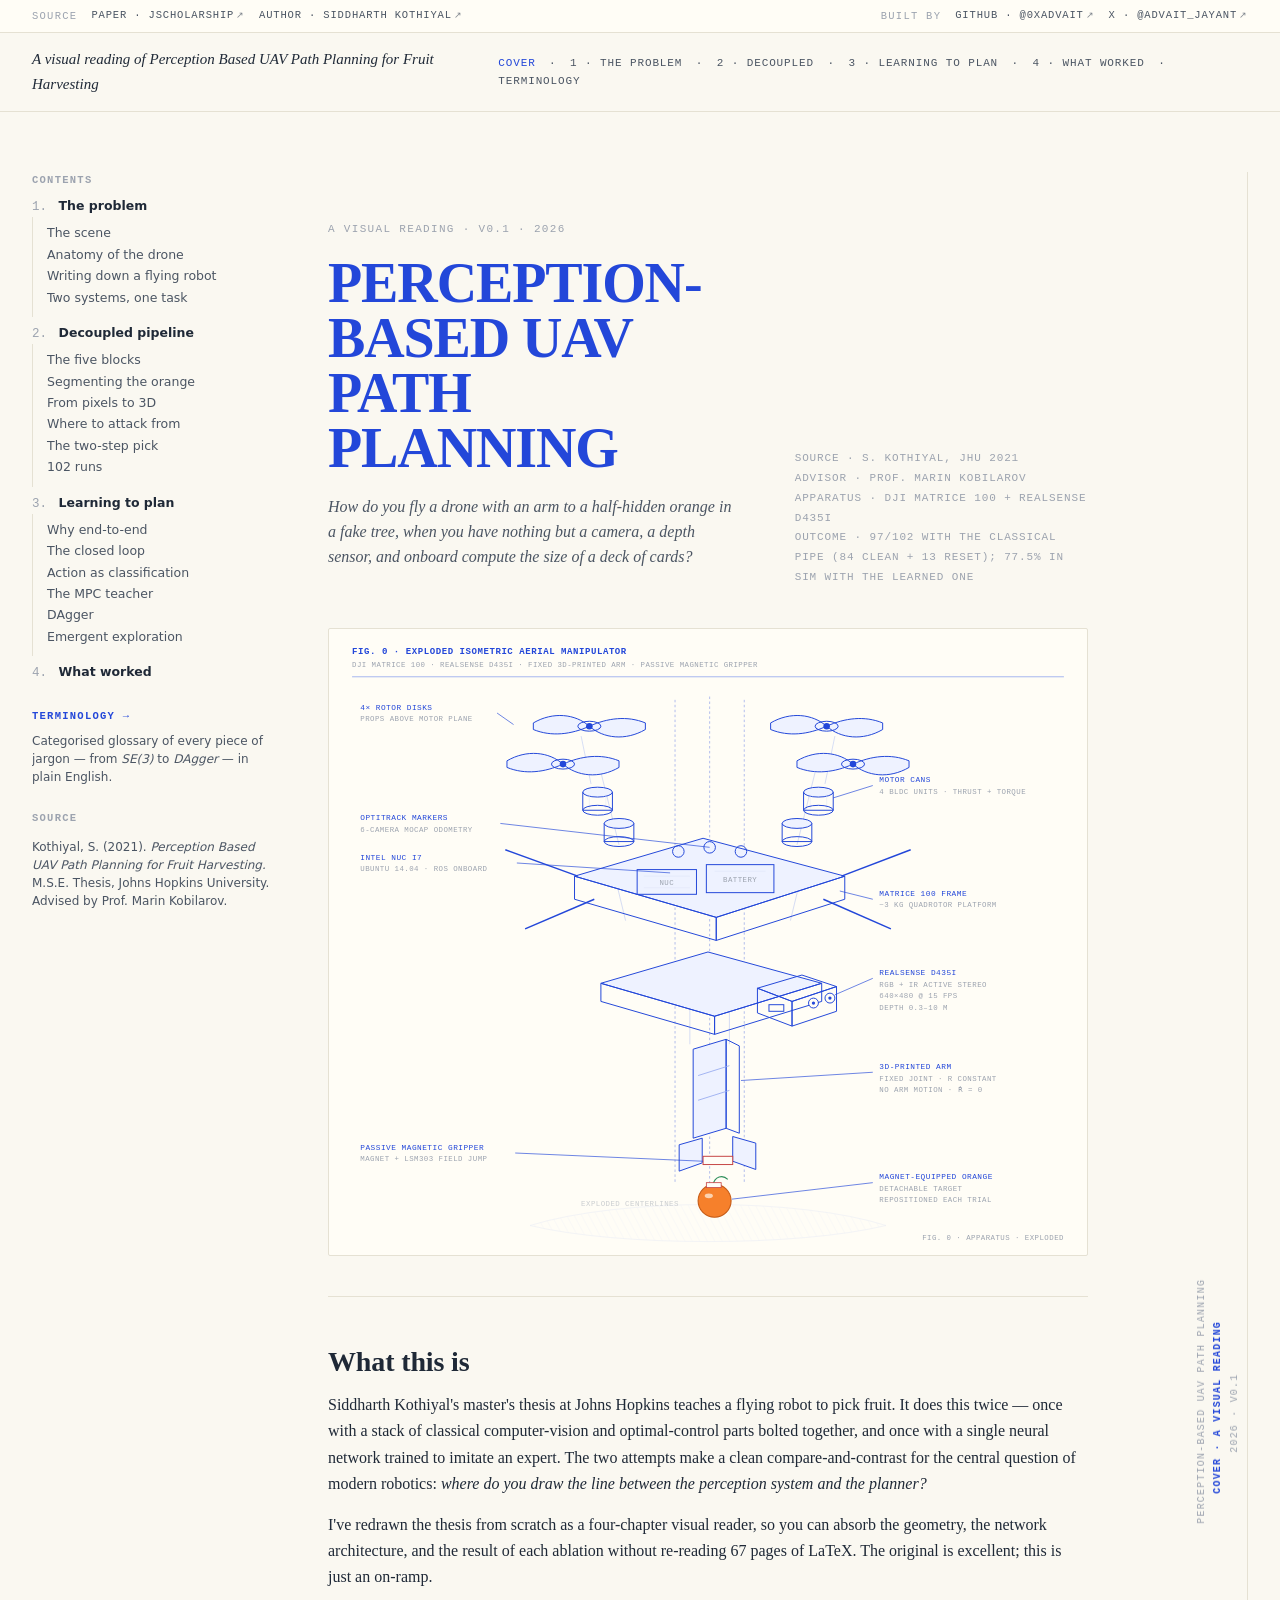
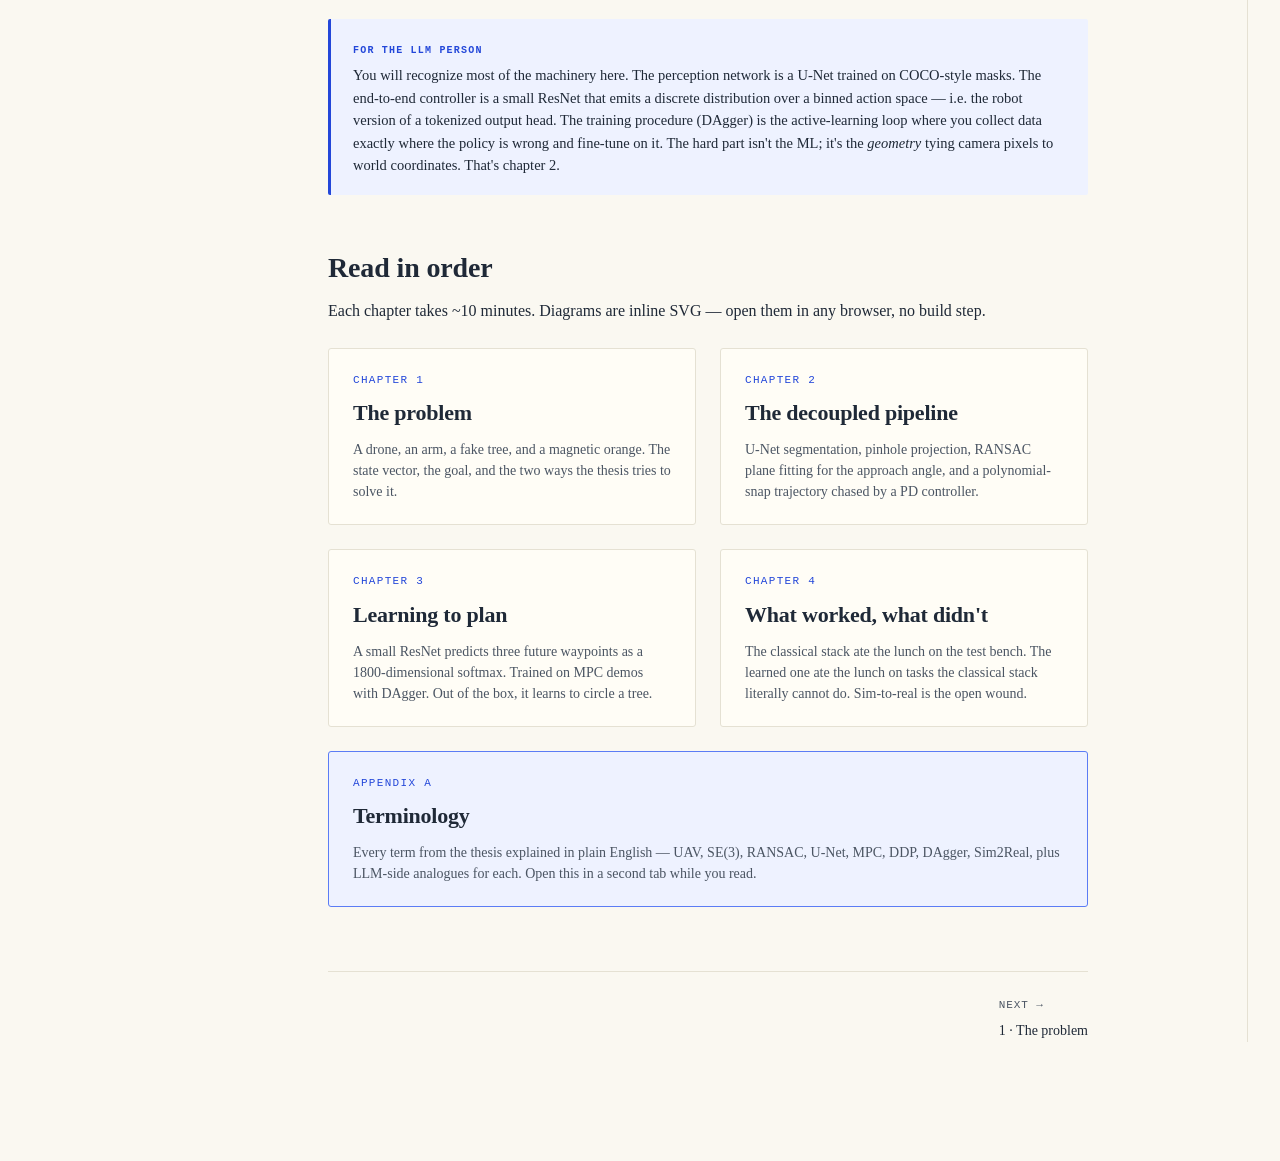
<file: index.html>
<!doctype html>
<html lang="en">
<head>
<meta charset="utf-8" />
<meta name="viewport" content="width=device-width, initial-scale=1" />
<title>Perception-Based UAV Path Planning for Fruit Harvesting — A Visual Reading</title>
<link rel="stylesheet" href="styles.css" />
</head>
<body>

<div class="linkbar">
  <div class="group">
    <span class="lbl-tag">Source</span>
    <a href="https://jscholarship.library.jhu.edu/items/3b69ca6c-e302-4ad5-bf1e-c833dee928bd" target="_blank" rel="noopener">Paper · JScholarship<span class="arrow">↗</span></a>
    <a href="https://www.linkedin.com/in/siddharth-kothiyal/" target="_blank" rel="noopener">Author · Siddharth Kothiyal<span class="arrow">↗</span></a>
  </div>
  <div class="group">
    <span class="lbl-tag">Built by</span>
    <a href="https://github.com/0xadvait" target="_blank" rel="noopener">GitHub · @0xadvait<span class="arrow">↗</span></a>
    <a href="https://x.com/advait_jayant" target="_blank" rel="noopener">X · @advait_jayant<span class="arrow">↗</span></a>
  </div>
</div>

<header class="topbar">
  <div class="brand">A visual reading of <em>Perception Based UAV Path Planning for Fruit Harvesting</em></div>
  <div class="crumbs">
    <a href="index.html" class="current">Cover</a> ·
    <a href="chapter-1.html">1 · The problem</a> ·
    <a href="chapter-2.html">2 · Decoupled</a> ·
    <a href="chapter-3.html">3 · Learning to plan</a> ·
    <a href="chapter-4.html">4 · What worked</a> ·
    <a href="terminology.html">Terminology</a>
  </div>
</header>

<main class="shell">

  <!-- ====== TOC ====== -->
  <aside class="toc">
    <h3>Contents</h3>
    <ol>
      <li><a href="chapter-1.html">The problem</a>
        <ul>
          <li><a href="chapter-1.html#scene">The scene</a></li>
          <li><a href="chapter-1.html#anatomy">Anatomy of the drone</a></li>
          <li><a href="chapter-1.html#state">Writing down a flying robot</a></li>
          <li><a href="chapter-1.html#two-systems">Two systems, one task</a></li>
        </ul>
      </li>
      <li><a href="chapter-2.html">Decoupled pipeline</a>
        <ul>
          <li><a href="chapter-2.html#pipeline">The five blocks</a></li>
          <li><a href="chapter-2.html#segmentation">Segmenting the orange</a></li>
          <li><a href="chapter-2.html#pinhole">From pixels to 3D</a></li>
          <li><a href="chapter-2.html#ransac">Where to attack from</a></li>
          <li><a href="chapter-2.html#pick">The two-step pick</a></li>
          <li><a href="chapter-2.html#results">102 runs</a></li>
        </ul>
      </li>
      <li><a href="chapter-3.html">Learning to plan</a>
        <ul>
          <li><a href="chapter-3.html#why">Why end-to-end</a></li>
          <li><a href="chapter-3.html#pipeline">The closed loop</a></li>
          <li><a href="chapter-3.html#bins">Action as classification</a></li>
          <li><a href="chapter-3.html#expert">The MPC teacher</a></li>
          <li><a href="chapter-3.html#dagger">DAgger</a></li>
          <li><a href="chapter-3.html#emergent">Emergent exploration</a></li>
        </ul>
      </li>
      <li><a href="chapter-4.html">What worked</a></li>
    </ol>
    <h3 style="margin-top:24px;"><a href="terminology.html" style="color:var(--blue);">Terminology →</a></h3>
    <p style="font-size:12px; color:var(--ink-soft); line-height:1.5; margin: 4px 0 16px;">
      Categorised glossary of every piece of jargon — from <em>SE(3)</em> to <em>DAgger</em> — in plain English.
    </p>
    <h3 style="margin-top:24px;">Source</h3>
    <p style="font-size:12px; color:var(--ink-soft); line-height:1.5;">
      Kothiyal, S. (2021). <em>Perception Based UAV Path Planning for Fruit Harvesting.</em> M.S.E. Thesis, Johns Hopkins University. Advised by Prof. Marin Kobilarov.
    </p>
  </aside>

  <!-- ====== Cover ====== -->
  <article class="content">

    <div class="cover">

      <div class="header-block">
        <div>
          <div style="font-family:var(--mono); font-size:11px; letter-spacing:0.12em; color:var(--ink-faint); text-transform:uppercase; margin-bottom:18px;">
            A visual reading · v0.1 · 2026
          </div>
          <h1 class="title">Perception-<br/>Based UAV<br/>Path Planning</h1>
          <div class="sub">
            How do you fly a drone with an arm to a half-hidden orange in a fake tree, when you have nothing but a camera, a depth sensor, and onboard compute the size of a deck of cards?
          </div>
        </div>
        <div class="meta">
          Source · S. Kothiyal, JHU 2021<br/>
          Advisor · Prof. Marin Kobilarov<br/>
          Apparatus · DJI Matrice 100 + RealSense D435i<br/>
          <!-- Codex improvement: count reset-assisted Chapter 2 trials as successes, matching Table 2.1. -->
          Outcome · 97/102 with the classical pipe (84 clean + 13 reset); 77.5% in sim with the learned one
        </div>
      </div>

      <!-- ===== HERO DIAGRAM: exploded isometric drone + scene inset ===== -->
      <div class="heroart">
        <svg class="diag" viewBox="0 0 920 760" xmlns="http://www.w3.org/2000/svg">
          <defs>
            <pattern id="f0-hatch" width="8" height="8" patternUnits="userSpaceOnUse" patternTransform="rotate(-28)">
              <line x1="0" y1="0" x2="0" y2="8" class="grid"/>
            </pattern>
          </defs>

          <text x="28" y="30" class="lbl-big">FIG. 0 · EXPLODED ISOMETRIC AERIAL MANIPULATOR</text>
          <text x="28" y="46" class="lbl-soft">DJI MATRICE 100 · REALSENSE D435i · FIXED 3D-PRINTED ARM · PASSIVE MAGNETIC GRIPPER</text>
          <line x1="28" y1="58" x2="892" y2="58" class="stroke-soft"/>

          <g opacity="0.52">
            <path d="M 244 724 C 354 690 570 690 676 724 C 568 750 352 750 244 724 Z" fill="url(#f0-hatch)" stroke="#d8e0f5" stroke-width="0.7"/>
            <line x1="420" y1="86" x2="420" y2="674" class="dashed"/>
            <line x1="462" y1="82" x2="462" y2="680" class="dashed"/>
            <line x1="504" y1="86" x2="504" y2="674" class="dashed"/>
            <text x="306" y="700" class="lbl-soft">EXPLODED CENTERLINES</text>
          </g>

          <g opacity="0.46">
            <line x1="306" y1="130" x2="318" y2="188" class="stroke-soft"/>
            <line x1="614" y1="130" x2="602" y2="188" class="stroke-soft"/>
            <line x1="330" y1="174" x2="352" y2="262" class="stroke-soft"/>
            <line x1="590" y1="174" x2="568" y2="262" class="stroke-soft"/>
            <line x1="344" y1="288" x2="360" y2="354" class="stroke-soft"/>
            <line x1="576" y1="288" x2="560" y2="354" class="stroke-soft"/>
            <line x1="438" y1="440" x2="438" y2="504" class="stroke-soft"/>
            <line x1="486" y1="440" x2="486" y2="504" class="stroke-soft"/>
          </g>

          <!-- propeller layer -->
          <g>
            <g transform="translate(316,118)">
              <path d="M -68 -4 C -44 -18 -17 -15 0 0 C -22 10 -46 13 -68 4 Z" class="stroke fill-soft"/>
              <path d="M 68 4 C 44 18 17 15 0 0 C 22 -10 46 -13 68 -4 Z" class="stroke fill-soft"/>
              <ellipse cx="0" cy="0" rx="14" ry="6" class="stroke" fill="#fffdf6"/>
              <circle cx="0" cy="0" r="4" class="fill"/>
            </g>
            <g transform="translate(604,118)">
              <path d="M -68 -4 C -44 -18 -17 -15 0 0 C -22 10 -46 13 -68 4 Z" class="stroke fill-soft"/>
              <path d="M 68 4 C 44 18 17 15 0 0 C 22 -10 46 -13 68 -4 Z" class="stroke fill-soft"/>
              <ellipse cx="0" cy="0" rx="14" ry="6" class="stroke" fill="#fffdf6"/>
              <circle cx="0" cy="0" r="4" class="fill"/>
            </g>
            <g transform="translate(284,164)">
              <path d="M -68 -4 C -44 -18 -17 -15 0 0 C -22 10 -46 13 -68 4 Z" class="stroke fill-soft"/>
              <path d="M 68 4 C 44 18 17 15 0 0 C 22 -10 46 -13 68 -4 Z" class="stroke fill-soft"/>
              <ellipse cx="0" cy="0" rx="14" ry="6" class="stroke" fill="#fffdf6"/>
              <circle cx="0" cy="0" r="4" class="fill"/>
            </g>
            <g transform="translate(636,164)">
              <path d="M -68 -4 C -44 -18 -17 -15 0 0 C -22 10 -46 13 -68 4 Z" class="stroke fill-soft"/>
              <path d="M 68 4 C 44 18 17 15 0 0 C 22 -10 46 -13 68 -4 Z" class="stroke fill-soft"/>
              <ellipse cx="0" cy="0" rx="14" ry="6" class="stroke" fill="#fffdf6"/>
              <circle cx="0" cy="0" r="4" class="fill"/>
            </g>
            <line x1="224" y1="116" x2="204" y2="102" class="lead"/>
            <text x="38" y="98" class="lbl">4× ROTOR DISKS</text>
            <text x="38" y="112" class="lbl-soft">PROPS ABOVE MOTOR PLANE</text>
          </g>

          <!-- motor layer -->
          <g>
            <g>
              <ellipse cx="326" cy="198" rx="18" ry="6" class="stroke fill-soft"/>
              <path d="M 308 198 L 308 220 L 344 220 L 344 198" class="stroke" fill="#eef2ff"/>
              <line x1="316" y1="201" x2="316" y2="218" class="grid"/>
              <line x1="336" y1="201" x2="336" y2="218" class="grid"/>
              <ellipse cx="326" cy="220" rx="18" ry="6" class="stroke" fill="#fffdf6"/>
            </g>
            <g>
              <ellipse cx="594" cy="198" rx="18" ry="6" class="stroke fill-soft"/>
              <path d="M 576 198 L 576 220 L 612 220 L 612 198" class="stroke" fill="#eef2ff"/>
              <line x1="584" y1="201" x2="584" y2="218" class="grid"/>
              <line x1="604" y1="201" x2="604" y2="218" class="grid"/>
              <ellipse cx="594" cy="220" rx="18" ry="6" class="stroke" fill="#fffdf6"/>
            </g>
            <g>
              <ellipse cx="352" cy="236" rx="18" ry="6" class="stroke fill-soft"/>
              <path d="M 334 236 L 334 258 L 370 258 L 370 236" class="stroke" fill="#eef2ff"/>
              <ellipse cx="352" cy="258" rx="18" ry="6" class="stroke" fill="#fffdf6"/>
            </g>
            <g>
              <ellipse cx="568" cy="236" rx="18" ry="6" class="stroke fill-soft"/>
              <path d="M 550 236 L 550 258 L 586 258 L 586 236" class="stroke" fill="#eef2ff"/>
              <ellipse cx="568" cy="258" rx="18" ry="6" class="stroke" fill="#fffdf6"/>
            </g>
            <line x1="612" y1="205" x2="660" y2="190" class="lead"/>
            <text x="668" y="186" class="lbl">MOTOR CANS</text>
            <text x="668" y="200" class="lbl-soft">4 BLDC UNITS · THRUST + TORQUE</text>
          </g>

          <!-- chassis layer -->
          <g>
            <path d="M 298 300 L 454 254 L 626 300 L 470 350 Z" class="stroke fill-soft" stroke-width="1.5"/>
            <path d="M 298 300 L 470 350 L 470 378 L 298 328 Z" class="stroke" fill="#e3e9ff"/>
            <path d="M 470 350 L 626 300 L 626 328 L 470 378 Z" class="stroke" fill="#d8e1fb"/>
            <path d="M 302 300 L 214 268" class="stroke-2"/>
            <path d="M 622 300 L 706 268" class="stroke-2"/>
            <path d="M 322 328 L 238 364" class="stroke-2"/>
            <path d="M 600 328 L 682 364" class="stroke-2"/>
            <rect x="374" y="292" width="72" height="30" class="stroke" fill="#fffdf6"/>
            <line x1="382" y1="300" x2="438" y2="300" class="grid"/>
            <line x1="382" y1="314" x2="438" y2="314" class="grid"/>
            <text x="410" y="311" class="lbl-soft" text-anchor="middle">NUC</text>
            <rect x="458" y="286" width="82" height="34" class="stroke" fill="#fffdf6"/>
            <line x1="468" y1="294" x2="530" y2="294" class="grid"/>
            <text x="499" y="307" class="lbl-soft" text-anchor="middle">BATTERY</text>
            <circle cx="424" cy="270" r="7" class="stroke" fill="#fffdf6"/>
            <circle cx="462" cy="265" r="7" class="stroke" fill="#fffdf6"/>
            <circle cx="500" cy="270" r="7" class="stroke" fill="#fffdf6"/>
            <line x1="414" y1="296" x2="228" y2="284" class="lead"/>
            <text x="38" y="280" class="lbl">INTEL NUC i7</text>
            <text x="38" y="294" class="lbl-soft">UBUNTU 14.04 · ROS ONBOARD</text>
            <line x1="462" y1="265" x2="208" y2="236" class="lead"/>
            <text x="38" y="232" class="lbl">OPTITRACK MARKERS</text>
            <text x="38" y="246" class="lbl-soft">6-CAMERA MOCAP ODOMETRY</text>
            <line x1="620" y1="318" x2="660" y2="328" class="lead"/>
            <text x="668" y="324" class="lbl">MATRICE 100 FRAME</text>
            <text x="668" y="338" class="lbl-soft">~3 KG QUADROTOR PLATFORM</text>
          </g>

          <!-- camera and lower plate -->
          <g>
            <path d="M 330 430 L 460 392 L 598 430 L 468 470 Z" class="stroke fill-soft" stroke-width="1.5"/>
            <path d="M 468 470 L 598 430 L 598 452 L 468 492 Z" class="stroke" fill="#d8e1fb"/>
            <path d="M 330 430 L 468 470 L 468 492 L 330 452 Z" class="stroke" fill="#e3e9ff"/>
            <path d="M 520 436 L 574 420 L 616 434 L 562 452 Z" class="stroke" fill="#fffdf6"/>
            <path d="M 562 452 L 616 434 L 616 464 L 562 482 Z" class="stroke" fill="#e3e9ff"/>
            <path d="M 520 436 L 562 452 L 562 482 L 520 466 Z" class="stroke" fill="#eef2ff"/>
            <circle cx="588" cy="454" r="6" stroke="#2347d9" fill="#fffdf6" stroke-width="1.2"/>
            <circle cx="608" cy="448" r="6" stroke="#2347d9" fill="#fffdf6" stroke-width="1.2"/>
            <circle cx="588" cy="454" r="2" class="fill"/>
            <circle cx="608" cy="448" r="2" class="fill"/>
            <rect x="534" y="456" width="18" height="8" class="stroke" fill="#fffdf6"/>
            <line x1="614" y1="444" x2="660" y2="424" class="lead"/>
            <text x="668" y="420" class="lbl">REALSENSE D435i</text>
            <text x="668" y="434" class="lbl-soft">RGB + IR ACTIVE STEREO</text>
            <text x="668" y="448" class="lbl-soft">640×480 @ 15 FPS</text>
            <text x="668" y="462" class="lbl-soft">DEPTH 0.3–10 M</text>
          </g>

          <!-- fixed arm and gripper -->
          <g>
            <path d="M 442 510 L 482 498 L 482 606 L 442 618 Z" class="stroke fill-soft" stroke-width="1.5"/>
            <path d="M 482 498 L 498 506 L 498 612 L 482 606 Z" class="stroke" fill="#d8e1fb"/>
            <line x1="448" y1="542" x2="486" y2="530" class="stroke-soft"/>
            <line x1="448" y1="572" x2="486" y2="560" class="stroke-soft"/>
            <path d="M 425 626 L 453 618 L 453 648 L 425 658 Z" class="stroke fill-soft" stroke-width="1.5"/>
            <path d="M 490 616 L 518 624 L 518 656 L 490 646 Z" class="stroke fill-soft" stroke-width="1.5"/>
            <rect x="454" y="640" width="36" height="10" stroke="#c64545" fill="#fffdf6" stroke-width="1.2"/>
            <line x1="500" y1="548" x2="660" y2="538" class="lead"/>
            <text x="668" y="534" class="lbl">3D-PRINTED ARM</text>
            <text x="668" y="548" class="lbl-soft">FIXED JOINT · r CONSTANT</text>
            <text x="668" y="562" class="lbl-soft">NO ARM MOTION · ṙ = 0</text>
            <line x1="454" y1="646" x2="226" y2="636" class="lead"/>
            <text x="38" y="632" class="lbl">PASSIVE MAGNETIC GRIPPER</text>
            <text x="38" y="646" class="lbl-soft">MAGNET + LSM303 FIELD JUMP</text>
          </g>

          <!-- target fruit -->
          <g>
            <circle cx="468" cy="694" r="20" fill="#f6802b" stroke="#c75d18" stroke-width="1.4"/>
            <path d="M 466 675 C 468 664 478 662 484 668" stroke="#2f8f5b" fill="none" stroke-width="1.4"/>
            <ellipse cx="461" cy="688" rx="5" ry="3" fill="#fffdf6" opacity="0.65"/>
            <rect x="458" y="672" width="18" height="6" stroke="#c64545" fill="#fffdf6" stroke-width="1"/>
            <line x1="489" y1="692" x2="660" y2="672" class="lead"/>
            <text x="668" y="668" class="lbl">MAGNET-EQUIPPED ORANGE</text>
            <text x="668" y="682" class="lbl-soft">DETACHABLE TARGET</text>
            <text x="668" y="696" class="lbl-soft">REPOSITIONED EACH TRIAL</text>
          </g>

          <text x="892" y="742" class="lbl-soft" text-anchor="end">FIG. 0 · APPARATUS · EXPLODED</text>
        </svg>
      </div>
    </div>

    <h2 style="margin-top:32px;">What this is</h2>
    <p>
      Siddharth Kothiyal's master's thesis at Johns Hopkins teaches a flying robot to pick fruit. It does this twice — once with a stack of classical computer-vision and optimal-control parts bolted together, and once with a single neural network trained to imitate an expert. The two attempts make a clean compare-and-contrast for the central question of modern robotics: <em>where do you draw the line between the perception system and the planner?</em>
    </p>
    <p>
      I've redrawn the thesis from scratch as a four-chapter visual reader, so you can absorb the geometry, the network architecture, and the result of each ablation without re-reading 67 pages of LaTeX. The original is excellent; this is just an on-ramp.
    </p>

    <div class="callout">
      <span class="tag">For the LLM person</span>
      <p>You will recognize most of the machinery here. The perception network is a U-Net trained on COCO-style masks. The end-to-end controller is a small ResNet that emits a discrete distribution over a binned action space — i.e. the robot version of a tokenized output head. The training procedure (DAgger) is the active-learning loop where you collect data exactly where the policy is wrong and fine-tune on it. The hard part isn't the ML; it's the <em>geometry</em> tying camera pixels to world coordinates. That's chapter 2.</p>
    </div>

    <h2>Read in order</h2>
    <p>
      Each chapter takes ~10 minutes. Diagrams are inline SVG — open them in any browser, no build step.
    </p>

    <div class="chapters">
      <a class="chapter-card" href="chapter-1.html">
        <div class="num">Chapter 1</div>
        <div class="name">The problem</div>
        <div class="blurb">A drone, an arm, a fake tree, and a magnetic orange. The state vector, the goal, and the two ways the thesis tries to solve it.</div>
      </a>
      <a class="chapter-card" href="chapter-2.html">
        <div class="num">Chapter 2</div>
        <div class="name">The decoupled pipeline</div>
        <div class="blurb">U-Net segmentation, pinhole projection, RANSAC plane fitting for the approach angle, and a polynomial-snap trajectory chased by a PD controller.</div>
      </a>
      <a class="chapter-card" href="chapter-3.html">
        <div class="num">Chapter 3</div>
        <div class="name">Learning to plan</div>
        <div class="blurb">A small ResNet predicts three future waypoints as a 1800-dimensional softmax. Trained on MPC demos with DAgger. Out of the box, it learns to circle a tree.</div>
      </a>
      <a class="chapter-card" href="chapter-4.html">
        <div class="num">Chapter 4</div>
        <div class="name">What worked, what didn't</div>
        <div class="blurb">The classical stack ate the lunch on the test bench. The learned one ate the lunch on tasks the classical stack literally cannot do. Sim-to-real is the open wound.</div>
      </a>
      <a class="chapter-card" href="terminology.html" style="grid-column: span 2; background: var(--blue-tint); border-color: var(--blue-soft);">
        <div class="num">Appendix A</div>
        <div class="name">Terminology</div>
        <div class="blurb">Every term from the thesis explained in plain English — UAV, SE(3), RANSAC, U-Net, MPC, DDP, DAgger, Sim2Real, plus LLM-side analogues for each. Open this in a second tab while you read.</div>
      </a>
    </div>

    <div class="pagenav">
      <span></span>
      <a href="chapter-1.html">Next →<span class="nm">1 · The problem</span></a>
    </div>

  </article>

  <!-- right margin tag -->
  <div class="margin-tag">
    <span class="top">PERCEPTION-BASED UAV PATH PLANNING</span>
    <span class="mid">COVER · A VISUAL READING</span>
    <span class="bot">2026 · v0.1</span>
  </div>

</main>

</body>
</html>
</file>
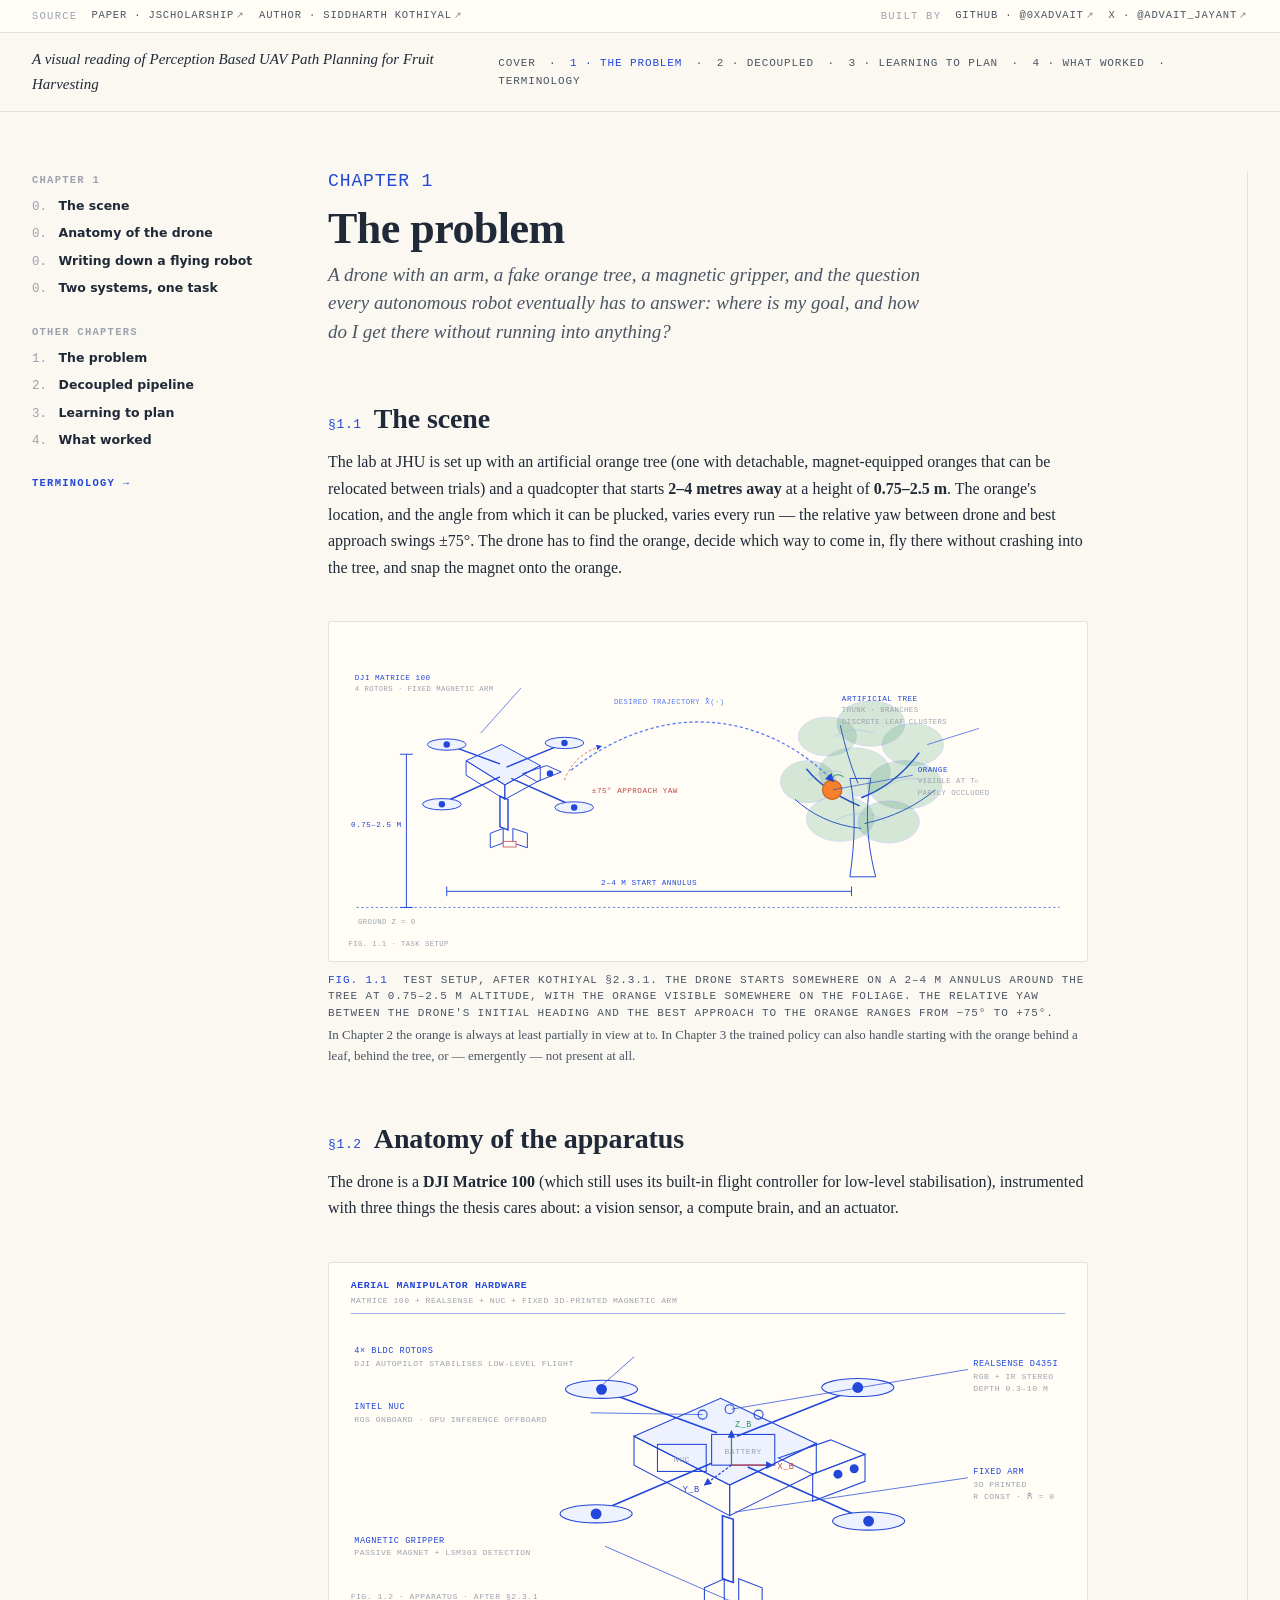
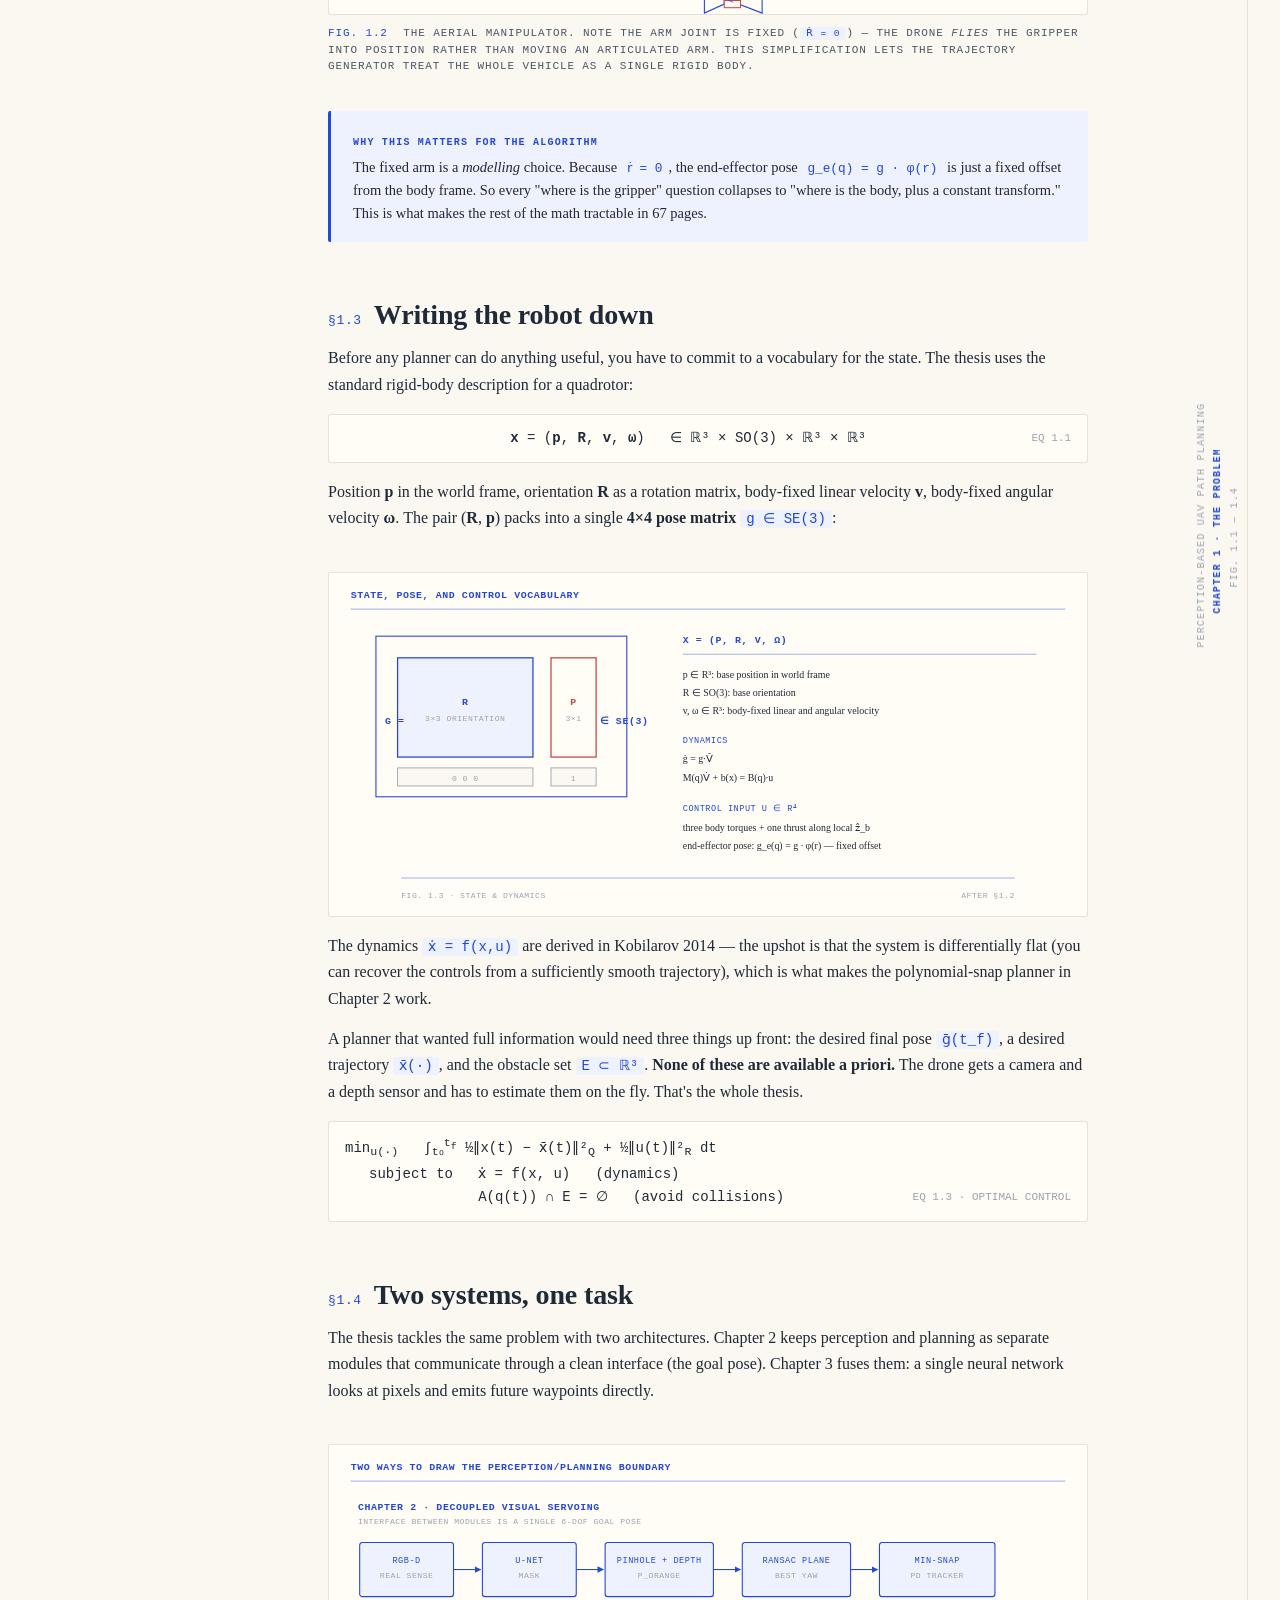
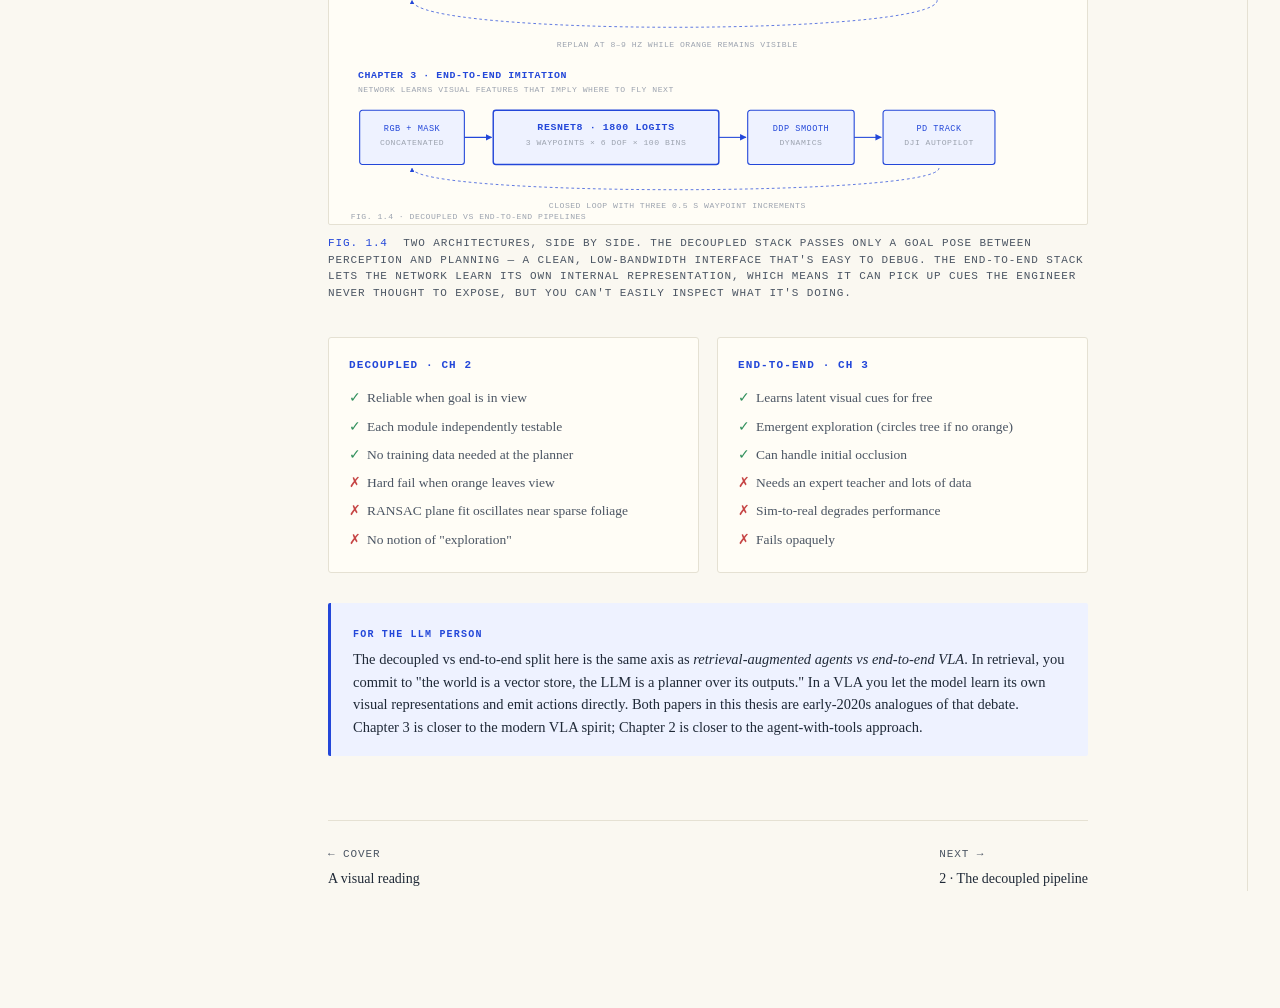
<file: chapter-1.html>
<!doctype html>
<html lang="en">
<head>
<meta charset="utf-8" />
<meta name="viewport" content="width=device-width, initial-scale=1" />
<title>1 · The problem — A visual reading of Kothiyal 2021</title>
<link rel="stylesheet" href="styles.css" />
</head>
<body>

<div class="linkbar">
  <div class="group">
    <span class="lbl-tag">Source</span>
    <a href="https://jscholarship.library.jhu.edu/items/3b69ca6c-e302-4ad5-bf1e-c833dee928bd" target="_blank" rel="noopener">Paper · JScholarship<span class="arrow">↗</span></a>
    <a href="https://www.linkedin.com/in/siddharth-kothiyal/" target="_blank" rel="noopener">Author · Siddharth Kothiyal<span class="arrow">↗</span></a>
  </div>
  <div class="group">
    <span class="lbl-tag">Built by</span>
    <a href="https://github.com/0xadvait" target="_blank" rel="noopener">GitHub · @0xadvait<span class="arrow">↗</span></a>
    <a href="https://x.com/advait_jayant" target="_blank" rel="noopener">X · @advait_jayant<span class="arrow">↗</span></a>
  </div>
</div>

<header class="topbar">
  <div class="brand">A visual reading of <em>Perception Based UAV Path Planning for Fruit Harvesting</em></div>
  <div class="crumbs">
    <a href="index.html">Cover</a> ·
    <a href="chapter-1.html" class="current">1 · The problem</a> ·
    <a href="chapter-2.html">2 · Decoupled</a> ·
    <a href="chapter-3.html">3 · Learning to plan</a> ·
    <a href="chapter-4.html">4 · What worked</a> ·
    <a href="terminology.html">Terminology</a>
  </div>
</header>

<main class="shell">

  <aside class="toc">
    <h3>Chapter 1</h3>
    <ol style="counter-reset: none;">
      <li style="counter-increment: none;"><a href="#scene">The scene</a></li>
      <li style="counter-increment: none;"><a href="#anatomy">Anatomy of the drone</a></li>
      <li style="counter-increment: none;"><a href="#state">Writing down a flying robot</a></li>
      <li style="counter-increment: none;"><a href="#two-systems">Two systems, one task</a></li>
    </ol>
    <h3 style="margin-top:24px;">Other chapters</h3>
    <ol>
      <li><a href="chapter-1.html">The problem</a></li>
      <li><a href="chapter-2.html">Decoupled pipeline</a></li>
      <li><a href="chapter-3.html">Learning to plan</a></li>
      <li><a href="chapter-4.html">What worked</a></li>
    </ol>
    <h3 style="margin-top:24px;"><a href="terminology.html" style="color:var(--blue);">Terminology →</a></h3>
  </aside>

  <article class="content">

    <h1><span class="num">CHAPTER 1</span>The problem</h1>
    <p class="deck">
      A drone with an arm, a fake orange tree, a magnetic gripper, and the question every autonomous robot eventually has to answer: <em>where is my goal, and how do I get there without running into anything?</em>
    </p>

    <!-- ============== SECTION 1: SCENE ============== -->
    <h2 id="scene"><span class="num">§1.1</span>The scene</h2>

    <p>
      The lab at JHU is set up with an artificial orange tree (one with detachable, magnet-equipped oranges that can be relocated between trials) and a quadcopter that starts <strong>2–4 metres away</strong> at a height of <strong>0.75–2.5 m</strong>. The orange's location, and the angle from which it can be plucked, varies every run — the relative yaw between drone and best approach swings ±75°. The drone has to find the orange, decide which way to come in, fly there without crashing into the tree, and snap the magnet onto the orange.
    </p>

    <figure>
      <svg class="diag" viewBox="0 0 940 420" xmlns="http://www.w3.org/2000/svg">
        <defs>
          <marker id="f11-arr" viewBox="0 0 10 10" refX="9" refY="5" markerWidth="7" markerHeight="7" orient="auto">
            <path d="M 0 0 L 10 5 L 0 10 Z" class="fill"/>
          </marker>
        </defs>

        <line x1="34" y1="354" x2="906" y2="354" class="dashed"/>
        <text x="36" y="374" class="lbl-soft">GROUND z = 0</text>

        <line x1="146" y1="334" x2="648" y2="334" class="stroke"/>
        <line x1="146" y1="328" x2="146" y2="340" class="stroke"/>
        <line x1="648" y1="328" x2="648" y2="340" class="stroke"/>
        <text x="397" y="326" class="lbl" text-anchor="middle">2–4 M START ANNULUS</text>

        <line x1="96" y1="164" x2="96" y2="354" class="stroke"/>
        <line x1="88" y1="164" x2="104" y2="164" class="stroke"/>
        <line x1="88" y1="354" x2="104" y2="354" class="stroke"/>
        <text x="90" y="254" class="lbl" text-anchor="end">0.75–2.5 M</text>

        <!-- 3/4 isometric quadrotor -->
        <g transform="translate(116,130)">
          <path d="M 54 42 L 98 22 L 146 48 L 102 72 Z" class="stroke fill-soft" stroke-width="1.5"/>
          <path d="M 102 72 L 146 48 L 146 66 L 102 90 Z" class="stroke" fill="#dfe7ff"/>
          <path d="M 54 42 L 102 72 L 102 90 L 54 60 Z" class="stroke" fill="#edf1ff"/>
          <line x1="96" y1="46" x2="36" y2="24" class="stroke-2"/>
          <line x1="104" y1="50" x2="172" y2="22" class="stroke-2"/>
          <line x1="96" y1="62" x2="30" y2="92" class="stroke-2"/>
          <line x1="110" y1="64" x2="182" y2="96" class="stroke-2"/>
          <ellipse cx="30" cy="22" rx="24" ry="7" class="stroke fill-soft"/>
          <ellipse cx="176" cy="20" rx="24" ry="7" class="stroke fill-soft"/>
          <ellipse cx="24" cy="96" rx="24" ry="7" class="stroke fill-soft"/>
          <ellipse cx="188" cy="100" rx="24" ry="7" class="stroke fill-soft"/>
          <circle cx="30" cy="22" r="4" class="fill"/>
          <circle cx="176" cy="20" r="4" class="fill"/>
          <circle cx="24" cy="96" r="4" class="fill"/>
          <circle cx="188" cy="100" r="4" class="fill"/>
          <path d="M 124 58 L 154 48 L 172 56 L 142 68 Z" class="stroke" fill="#fffdf6"/>
          <circle cx="158" cy="58" r="4" class="fill"/>
          <path d="M 96 86 L 106 90 L 106 128 L 96 124 Z" class="stroke-2" fill="#eef2ff"/>
          <path d="M 84 132 L 100 126 L 100 144 L 84 150 Z" class="stroke" fill="#eef2ff"/>
          <path d="M 112 126 L 130 132 L 130 150 L 112 144 Z" class="stroke" fill="#eef2ff"/>
          <rect x="100" y="142" width="16" height="7" stroke="#c64545" fill="#fffdf6" stroke-width="1"/>
        </g>
        <line x1="188" y1="138" x2="238" y2="82" class="lead"/>
        <text x="32" y="72" class="lbl">DJI MATRICE 100</text>
        <text x="32" y="86" class="lbl-soft">4 ROTORS · FIXED MAGNETIC ARM</text>

        <!-- tree with trunk, branches, discrete foliage clusters -->
        <g transform="translate(560,90)">
          <path d="M 86 226 C 92 184 94 142 86 104 L 112 104 C 104 146 108 188 118 226 Z" class="stroke" fill="#fffdf6" stroke-width="1.4"/>
          <path d="M 98 138 C 70 126 48 112 32 92" class="stroke-2"/>
          <path d="M 100 128 C 132 116 154 96 172 72" class="stroke-2"/>
          <path d="M 100 166 C 64 162 38 148 18 130" class="stroke"/>
          <path d="M 104 160 C 140 152 168 138 192 118" class="stroke"/>
          <path d="M 96 110 C 86 86 80 64 74 38" class="stroke"/>
          <g opacity="0.98">
            <ellipse cx="58" cy="52" rx="36" ry="24" class="stroke fill-green" opacity="0.18"/>
            <ellipse cx="112" cy="36" rx="42" ry="28" class="stroke fill-green" opacity="0.20"/>
            <ellipse cx="164" cy="62" rx="38" ry="26" class="stroke fill-green" opacity="0.18"/>
            <ellipse cx="34" cy="108" rx="34" ry="26" class="stroke fill-green" opacity="0.20"/>
            <ellipse cx="92" cy="96" rx="44" ry="30" class="stroke fill-green" opacity="0.18"/>
            <ellipse cx="154" cy="112" rx="46" ry="30" class="stroke fill-green" opacity="0.20"/>
            <ellipse cx="74" cy="154" rx="42" ry="28" class="stroke fill-green" opacity="0.18"/>
            <ellipse cx="134" cy="158" rx="38" ry="26" class="stroke fill-green" opacity="0.20"/>
          </g>
          <g opacity="0.45">
            <path d="M 34 107 C 48 96 60 93 76 96" class="stroke-soft"/>
            <path d="M 66 53 C 82 42 96 42 116 48" class="stroke-soft"/>
            <path d="M 130 116 C 148 102 166 101 188 110" class="stroke-soft"/>
            <path d="M 68 156 C 90 144 112 145 132 158" class="stroke-soft"/>
          </g>
          <circle cx="64" cy="118" r="12" fill="#f6802b" stroke="#c75d18" stroke-width="1.3"/>
          <path d="M 63 106 C 66 98 72 98 78 102" stroke="#2f8f5b" fill="none" stroke-width="1.2"/>
        </g>

        <path d="M 300 184 C 422 88 548 118 626 198" stroke="#5b7cf5" fill="none" stroke-width="1.6" stroke-dasharray="4 3" marker-end="url(#f11-arr)"/>
        <text x="422" y="102" class="lbl-soft" text-anchor="middle" style="fill:#5b7cf5;">DESIRED TRAJECTORY x̄(·)</text>

        <line x1="625" y1="208" x2="724" y2="190" class="lead"/>
        <text x="730" y="186" class="lbl">ORANGE</text>
        <text x="730" y="200" class="lbl-soft">VISIBLE AT t₀</text>
        <text x="730" y="214" class="lbl-soft">PARTLY OCCLUDED</text>
        <line x1="742" y1="152" x2="806" y2="132" class="lead"/>
        <text x="636" y="98" class="lbl">ARTIFICIAL TREE</text>
        <text x="636" y="112" class="lbl-soft">TRUNK · BRANCHES</text>
        <text x="636" y="126" class="lbl-soft">DISCRETE LEAF CLUSTERS</text>

        <path d="M 292 196 A 66 66 0 0 1 338 154" stroke="#c64545" fill="none" stroke-width="1" stroke-dasharray="3 3" marker-end="url(#f11-arr)"/>
        <text x="326" y="212" class="lbl" style="fill:#c64545;">±75° APPROACH YAW</text>

        <text x="24" y="402" class="lbl-soft">FIG. 1.1 · TASK SETUP</text>
      </svg>
      <figcaption>
        <span class="figno">FIG. 1.1</span> Test setup, after Kothiyal §2.3.1. The drone starts somewhere on a 2–4 m annulus around the tree at 0.75–2.5 m altitude, with the orange visible somewhere on the foliage. The relative yaw between the drone's initial heading and the best approach to the orange ranges from −75° to +75°.
        <span class="desc">In Chapter 2 the orange is always at least partially in view at t₀. In Chapter 3 the trained policy can also handle starting with the orange behind a leaf, behind the tree, or — emergently — not present at all.</span>
      </figcaption>
    </figure>


    <!-- ============== SECTION 2: ANATOMY ============== -->
    <h2 id="anatomy"><span class="num">§1.2</span>Anatomy of the apparatus</h2>

    <p>
      The drone is a <strong>DJI Matrice 100</strong> (which still uses its built-in flight controller for low-level stabilisation), instrumented with three things the thesis cares about: a vision sensor, a compute brain, and an actuator.
    </p>

    <figure>
      <svg class="diag" viewBox="0 0 840 390" xmlns="http://www.w3.org/2000/svg">
        <defs>
          <marker id="f12-arr" viewBox="0 0 10 10" refX="9" refY="5" markerWidth="6" markerHeight="6" orient="auto">
            <path d="M 0 0 L 10 5 L 0 10 Z" class="fill"/>
          </marker>
        </defs>

        <text x="24" y="28" class="lbl-big">AERIAL MANIPULATOR HARDWARE</text>
        <text x="24" y="44" class="lbl-soft">MATRICE 100 + REALSENSE + NUC + FIXED 3D-PRINTED MAGNETIC ARM</text>
        <line x1="24" y1="56" x2="816" y2="56" class="stroke-soft"/>

        <g transform="translate(260,96)">
          <path d="M 78 96 L 174 54 L 280 104 L 184 150 Z" class="stroke fill-soft" stroke-width="1.5"/>
          <path d="M 184 150 L 280 104 L 280 136 L 184 184 Z" class="stroke" fill="#dce5ff"/>
          <path d="M 78 96 L 184 150 L 184 184 L 78 128 Z" class="stroke" fill="#eef2ff"/>
          <line x1="170" y1="92" x2="50" y2="48" class="stroke-2"/>
          <line x1="192" y1="96" x2="318" y2="46" class="stroke-2"/>
          <line x1="164" y1="126" x2="42" y2="178" class="stroke-2"/>
          <line x1="204" y1="130" x2="330" y2="186" class="stroke-2"/>
          <ellipse cx="42" cy="44" rx="40" ry="10" class="stroke fill-soft"/>
          <ellipse cx="326" cy="42" rx="40" ry="10" class="stroke fill-soft"/>
          <ellipse cx="36" cy="182" rx="40" ry="10" class="stroke fill-soft"/>
          <ellipse cx="338" cy="190" rx="40" ry="10" class="stroke fill-soft"/>
          <circle cx="42" cy="44" r="6" class="fill"/>
          <circle cx="326" cy="42" r="6" class="fill"/>
          <circle cx="36" cy="182" r="6" class="fill"/>
          <circle cx="338" cy="190" r="6" class="fill"/>
          <rect x="104" y="105" width="54" height="30" class="stroke" fill="#fffdf6"/>
          <text x="131" y="124" class="lbl-soft" text-anchor="middle">NUC</text>
          <rect x="164" y="94" width="70" height="34" class="stroke" fill="#fffdf6"/>
          <text x="199" y="116" class="lbl-soft" text-anchor="middle">BATTERY</text>
          <path d="M 238 120 L 296 100 L 334 116 L 276 138 Z" class="stroke" fill="#fffdf6"/>
          <path d="M 276 138 L 334 116 L 334 146 L 276 168 Z" class="stroke" fill="#dce5ff"/>
          <circle cx="304" cy="138" r="5" class="fill"/>
          <circle cx="322" cy="132" r="5" class="fill"/>
          <circle cx="154" cy="72" r="5" class="stroke" fill="#fffdf6"/>
          <circle cx="184" cy="66" r="5" class="stroke" fill="#fffdf6"/>
          <circle cx="216" cy="72" r="5" class="stroke" fill="#fffdf6"/>
          <path d="M 176 184 L 188 188 L 188 258 L 176 254 Z" class="stroke-2" fill="#eef2ff"/>
          <path d="M 156 264 L 178 254 L 178 282 L 156 292 Z" class="stroke" fill="#eef2ff"/>
          <path d="M 194 254 L 220 264 L 220 292 L 194 282 Z" class="stroke" fill="#eef2ff"/>
          <rect x="178" y="278" width="18" height="8" stroke="#c64545" fill="#fffdf6" stroke-width="1.1"/>
          <line x1="186" y1="128" x2="232" y2="128" stroke="#c64545" stroke-width="1.4" marker-end="url(#f12-arr)"/>
          <line x1="186" y1="128" x2="186" y2="90" stroke="#2f8f5b" stroke-width="1.4" marker-end="url(#f12-arr)"/>
          <line x1="186" y1="128" x2="156" y2="150" stroke="#2347d9" stroke-width="1.4" stroke-dasharray="3 2" marker-end="url(#f12-arr)"/>
          <text x="237" y="132" class="lbl" style="fill:#c64545;">x_b</text>
          <text x="190" y="86" class="lbl" style="fill:#2f8f5b;">z_b</text>
          <text x="132" y="158" class="lbl">y_b</text>
        </g>

        <line x1="302" y1="136" x2="338" y2="104" class="lead"/>
        <text x="28" y="100" class="lbl">4× BLDC ROTORS</text>
        <text x="28" y="114" class="lbl-soft">DJI AUTOPILOT STABILISES LOW-LEVEL FLIGHT</text>
        <line x1="414" y1="168" x2="290" y2="166" class="lead"/>
        <text x="28" y="162" class="lbl">INTEL NUC</text>
        <text x="28" y="176" class="lbl-soft">ROS ONBOARD · GPU INFERENCE OFFBOARD</text>
        <line x1="446" y1="162" x2="708" y2="118" class="lead"/>
        <text x="714" y="114" class="lbl">REALSENSE D435i</text>
        <text x="714" y="128" class="lbl-soft">RGB + IR STEREO</text>
        <text x="714" y="142" class="lbl-soft">DEPTH 0.3–10 M</text>
        <line x1="450" y1="276" x2="708" y2="238" class="lead"/>
        <text x="714" y="234" class="lbl">FIXED ARM</text>
        <text x="714" y="248" class="lbl-soft">3D PRINTED</text>
        <text x="714" y="262" class="lbl-soft">r CONST · ṙ = 0</text>
        <line x1="448" y1="376" x2="306" y2="314" class="lead"/>
        <text x="28" y="310" class="lbl">MAGNETIC GRIPPER</text>
        <text x="28" y="324" class="lbl-soft">PASSIVE MAGNET + LSM303 DETECTION</text>

        <text x="24" y="372" class="lbl-soft">FIG. 1.2 · APPARATUS · AFTER §2.3.1</text>
      </svg>
      <figcaption>
        <span class="figno">FIG. 1.2</span> The aerial manipulator. Note the arm joint is fixed (<span class="math-inline">ṙ = 0</span>) — the drone <em>flies</em> the gripper into position rather than moving an articulated arm. This simplification lets the trajectory generator treat the whole vehicle as a single rigid body.
      </figcaption>
    </figure>

    <div class="callout">
      <span class="tag">Why this matters for the algorithm</span>
      <p>
        The fixed arm is a <em>modelling</em> choice. Because <span class="math-inline">ṙ = 0</span>, the end-effector pose <span class="math-inline">g_e(q) = g · φ(r)</span> is just a fixed offset from the body frame. So every "where is the gripper" question collapses to "where is the body, plus a constant transform." This is what makes the rest of the math tractable in 67 pages.
      </p>
    </div>


    <!-- ============== SECTION 3: STATE ============== -->
    <h2 id="state"><span class="num">§1.3</span>Writing the robot down</h2>

    <p>
      Before any planner can do anything useful, you have to commit to a vocabulary for the state. The thesis uses the standard rigid-body description for a quadrotor:
    </p>

    <div class="eq">
      <strong>x</strong> = (<strong>p</strong>, <strong>R</strong>, <strong>v</strong>, <strong>ω</strong>) &nbsp; ∈ ℝ³ × SO(3) × ℝ³ × ℝ³
      <span class="lbl">EQ 1.1</span>
    </div>

    <p>
      Position <strong>p</strong> in the world frame, orientation <strong>R</strong> as a rotation matrix, body-fixed linear velocity <strong>v</strong>, body-fixed angular velocity <strong>ω</strong>. The pair (<strong>R</strong>, <strong>p</strong>) packs into a single <strong>4×4 pose matrix</strong> <span class="math-inline">g ∈ SE(3)</span>:
    </p>

    <figure style="margin-bottom: 16px;">
      <svg class="diag" viewBox="0 0 840 380" xmlns="http://www.w3.org/2000/svg">
        <text x="24" y="28" class="lbl-big">STATE, POSE, AND CONTROL VOCABULARY</text>
        <line x1="24" y1="40" x2="816" y2="40" class="stroke-soft"/>

        <g transform="translate(52,70)">
          <rect x="0" y="0" width="278" height="178" class="stroke" fill="#fffdf6"/>
          <rect x="24" y="24" width="150" height="110" stroke="#2347d9" fill="#eef2ff" stroke-width="1.4"/>
          <text x="99" y="76" class="lbl-big" text-anchor="middle">R</text>
          <text x="99" y="94" class="lbl-soft" text-anchor="middle">3×3 ORIENTATION</text>
          <rect x="194" y="24" width="50" height="110" stroke="#c64545" fill="#fffdf6" stroke-width="1.4"/>
          <text x="219" y="76" class="lbl-big" text-anchor="middle" style="fill:#c64545;">p</text>
          <text x="219" y="94" class="lbl-soft" text-anchor="middle">3×1</text>
          <rect x="24" y="146" width="150" height="20" stroke="#9ca3af" fill="#faf8f1"/>
          <text x="99" y="160" class="lbl-soft" text-anchor="middle">0 0 0</text>
          <rect x="194" y="146" width="50" height="20" stroke="#9ca3af" fill="#faf8f1"/>
          <text x="219" y="160" class="lbl-soft" text-anchor="middle">1</text>
          <text x="10" y="97" class="lbl-big">g =</text>
          <text x="248" y="97" class="lbl-big">∈ SE(3)</text>
        </g>

        <g transform="translate(392,70)">
          <text x="0" y="8" class="lbl-big">x = (p, R, v, ω)</text>
          <line x1="0" y1="20" x2="392" y2="20" class="stroke-soft"/>
          <text x="0" y="46" class="body">p ∈ R³: base position in world frame</text>
          <text x="0" y="66" class="body">R ∈ SO(3): base orientation</text>
          <text x="0" y="86" class="body">v, ω ∈ R³: body-fixed linear and angular velocity</text>
          <text x="0" y="118" class="lbl">DYNAMICS</text>
          <text x="0" y="140" class="body">ġ = g·V̂</text>
          <text x="0" y="160" class="body">M(q)V̇ + b(x) = B(q)·u</text>
          <text x="0" y="194" class="lbl">CONTROL INPUT u ∈ R⁴</text>
          <text x="0" y="216" class="body">three body torques + one thrust along local ẑ_b</text>
          <text x="0" y="236" class="body">end-effector pose: g_e(q) = g · φ(r) — fixed offset</text>
        </g>

        <g transform="translate(80,338)">
          <line x1="0" y1="0" x2="680" y2="0" class="stroke-soft"/>
          <text x="0" y="22" class="lbl-soft">FIG. 1.3 · STATE &amp; DYNAMICS</text>
          <text x="680" y="22" class="lbl-soft" text-anchor="end">AFTER §1.2</text>
        </g>
      </svg>
    </figure>

    <p>
      The dynamics <span class="math-inline">ẋ = f(x,u)</span> are derived in Kobilarov 2014 — the upshot is that the system is differentially flat (you can recover the controls from a sufficiently smooth trajectory), which is what makes the polynomial-snap planner in Chapter 2 work.
    </p>

    <p>
      A planner that wanted full information would need three things up front: the desired final pose <span class="math-inline">ḡ(t_f)</span>, a desired trajectory <span class="math-inline">x̄(·)</span>, and the obstacle set <span class="math-inline">E ⊂ ℝ³</span>. <strong>None of these are available a priori.</strong> The drone gets a camera and a depth sensor and has to estimate them on the fly. That's the whole thesis.
    </p>

    <div class="eq" style="text-align:left;">
      min<sub>u(·)</sub> &nbsp; ∫<sub>t₀</sub><sup>t<sub>f</sub></sup> ½‖x(t) − x̄(t)‖²<sub>Q</sub> + ½‖u(t)‖²<sub>R</sub> dt<br/>
      <span style="margin-left:24px;">subject to &nbsp; ẋ = f(x, u) &nbsp; (dynamics)</span><br/>
      <span style="margin-left:24px;">&nbsp;&nbsp;&nbsp;&nbsp;&nbsp;&nbsp;&nbsp;&nbsp;&nbsp;&nbsp;&nbsp;&nbsp; A(q(t)) ∩ E = ∅ &nbsp; (avoid collisions)</span>
      <span class="lbl">EQ 1.3 · OPTIMAL CONTROL</span>
    </div>


    <!-- ============== SECTION 4: TWO SYSTEMS ============== -->
    <h2 id="two-systems"><span class="num">§1.4</span>Two systems, one task</h2>

    <p>
      The thesis tackles the same problem with two architectures. Chapter 2 keeps perception and planning as separate modules that communicate through a clean interface (the goal pose). Chapter 3 fuses them: a single neural network looks at pixels and emits future waypoints directly.
    </p>

    <figure>
      <svg class="diag" viewBox="0 0 840 420" xmlns="http://www.w3.org/2000/svg">
        <defs>
          <marker id="f14-arr" viewBox="0 0 10 10" refX="9" refY="5" markerWidth="6" markerHeight="6" orient="auto">
            <path d="M 0 0 L 10 5 L 0 10 Z" class="fill"/>
          </marker>
        </defs>

        <text x="24" y="28" class="lbl-big">TWO WAYS TO DRAW THE PERCEPTION/PLANNING BOUNDARY</text>
        <line x1="24" y1="40" x2="816" y2="40" class="stroke-soft"/>

        <text x="32" y="72" class="lbl-big">CHAPTER 2 · DECOUPLED VISUAL SERVOING</text>
        <text x="32" y="88" class="lbl-soft">INTERFACE BETWEEN MODULES IS A SINGLE 6-DOF GOAL POSE</text>
        <g transform="translate(34,108)">
          <rect x="0" y="0" width="104" height="60" class="stroke fill-soft" rx="3"/>
          <text x="52" y="23" class="lbl" text-anchor="middle">RGB-D</text>
          <text x="52" y="39" class="lbl-soft" text-anchor="middle">REAL SENSE</text>
          <line x1="104" y1="30" x2="134" y2="30" class="stroke" marker-end="url(#f14-arr)"/>
          <rect x="136" y="0" width="104" height="60" class="stroke fill-soft" rx="3"/>
          <text x="188" y="23" class="lbl" text-anchor="middle">U-NET</text>
          <text x="188" y="39" class="lbl-soft" text-anchor="middle">MASK</text>
          <line x1="240" y1="30" x2="270" y2="30" class="stroke" marker-end="url(#f14-arr)"/>
          <rect x="272" y="0" width="120" height="60" class="stroke fill-soft" rx="3"/>
          <text x="332" y="23" class="lbl" text-anchor="middle">PINHOLE + DEPTH</text>
          <text x="332" y="39" class="lbl-soft" text-anchor="middle">p_ORANGE</text>
          <line x1="392" y1="30" x2="422" y2="30" class="stroke" marker-end="url(#f14-arr)"/>
          <rect x="424" y="0" width="120" height="60" class="stroke fill-soft" rx="3"/>
          <text x="484" y="23" class="lbl" text-anchor="middle">RANSAC PLANE</text>
          <text x="484" y="39" class="lbl-soft" text-anchor="middle">BEST YAW</text>
          <line x1="544" y1="30" x2="574" y2="30" class="stroke" marker-end="url(#f14-arr)"/>
          <rect x="576" y="0" width="128" height="60" class="stroke fill-soft" rx="3"/>
          <text x="640" y="23" class="lbl" text-anchor="middle">MIN-SNAP</text>
          <text x="640" y="39" class="lbl-soft" text-anchor="middle">PD TRACKER</text>
          <path d="M 640 64 C 640 104 58 104 58 64" class="dashed" marker-end="url(#f14-arr)"/>
          <text x="352" y="116" class="lbl-soft" text-anchor="middle">REPLAN AT 8–9 HZ WHILE ORANGE REMAINS VISIBLE</text>
        </g>

        <text x="32" y="258" class="lbl-big">CHAPTER 3 · END-TO-END IMITATION</text>
        <text x="32" y="274" class="lbl-soft">NETWORK LEARNS VISUAL FEATURES THAT IMPLY WHERE TO FLY NEXT</text>
        <g transform="translate(34,294)">
          <rect x="0" y="0" width="116" height="60" class="stroke fill-soft" rx="3"/>
          <text x="58" y="23" class="lbl" text-anchor="middle">RGB + MASK</text>
          <text x="58" y="39" class="lbl-soft" text-anchor="middle">CONCATENATED</text>
          <line x1="116" y1="30" x2="146" y2="30" class="stroke" marker-end="url(#f14-arr)"/>
          <rect x="148" y="0" width="250" height="60" stroke="#2347d9" fill="#eef2ff" stroke-width="1.6" rx="3"/>
          <text x="273" y="22" class="lbl-big" text-anchor="middle">RESNET8 · 1800 LOGITS</text>
          <text x="273" y="39" class="lbl-soft" text-anchor="middle">3 WAYPOINTS × 6 DOF × 100 BINS</text>
          <line x1="398" y1="30" x2="428" y2="30" class="stroke" marker-end="url(#f14-arr)"/>
          <rect x="430" y="0" width="118" height="60" class="stroke fill-soft" rx="3"/>
          <text x="489" y="23" class="lbl" text-anchor="middle">DDP SMOOTH</text>
          <text x="489" y="39" class="lbl-soft" text-anchor="middle">DYNAMICS</text>
          <line x1="548" y1="30" x2="578" y2="30" class="stroke" marker-end="url(#f14-arr)"/>
          <rect x="580" y="0" width="124" height="60" class="stroke fill-soft" rx="3"/>
          <text x="642" y="23" class="lbl" text-anchor="middle">PD TRACK</text>
          <text x="642" y="39" class="lbl-soft" text-anchor="middle">DJI AUTOPILOT</text>
          <path d="M 642 64 C 642 96 58 96 58 64" class="dashed" marker-end="url(#f14-arr)"/>
          <text x="352" y="108" class="lbl-soft" text-anchor="middle">CLOSED LOOP WITH THREE 0.5 S WAYPOINT INCREMENTS</text>
        </g>
        <text x="24" y="414" class="lbl-soft">FIG. 1.4 · DECOUPLED VS END-TO-END PIPELINES</text>
      </svg>
      <figcaption>
        <span class="figno">FIG. 1.4</span> Two architectures, side by side. The decoupled stack passes only a goal pose between perception and planning — a clean, low-bandwidth interface that's easy to debug. The end-to-end stack lets the network learn its own internal representation, which means it can pick up cues the engineer never thought to expose, but you can't easily inspect what it's doing.
      </figcaption>
    </figure>

    <div class="compare">
      <div>
        <h4>Decoupled · Ch 2</h4>
        <ul>
          <li class="good">Reliable when goal is in view</li>
          <li class="good">Each module independently testable</li>
          <li class="good">No training data needed at the planner</li>
          <li class="bad">Hard fail when orange leaves view</li>
          <li class="bad">RANSAC plane fit oscillates near sparse foliage</li>
          <li class="bad">No notion of "exploration"</li>
        </ul>
      </div>
      <div>
        <h4>End-to-end · Ch 3</h4>
        <ul>
          <li class="good">Learns latent visual cues for free</li>
          <li class="good">Emergent exploration (circles tree if no orange)</li>
          <li class="good">Can handle initial occlusion</li>
          <li class="bad">Needs an expert teacher and lots of data</li>
          <li class="bad">Sim-to-real degrades performance</li>
          <li class="bad">Fails opaquely</li>
        </ul>
      </div>
    </div>

    <div class="callout">
      <span class="tag">For the LLM person</span>
      <p>
        The decoupled vs end-to-end split here is the same axis as <em>retrieval-augmented agents vs end-to-end VLA</em>. In retrieval, you commit to "the world is a vector store, the LLM is a planner over its outputs." In a VLA you let the model learn its own visual representations and emit actions directly. Both papers in this thesis are early-2020s analogues of that debate. Chapter 3 is closer to the modern VLA spirit; Chapter 2 is closer to the agent-with-tools approach.
      </p>
    </div>


    <div class="pagenav">
      <a href="index.html">← Cover<span class="nm">A visual reading</span></a>
      <a href="chapter-2.html">Next →<span class="nm">2 · The decoupled pipeline</span></a>
    </div>

  </article>

  <div class="margin-tag">
    <span class="top">PERCEPTION-BASED UAV PATH PLANNING</span>
    <span class="mid">CHAPTER 1 · THE PROBLEM</span>
    <span class="bot">FIG. 1.1 — 1.4</span>
  </div>

</main>

</body>
</html>
</file>
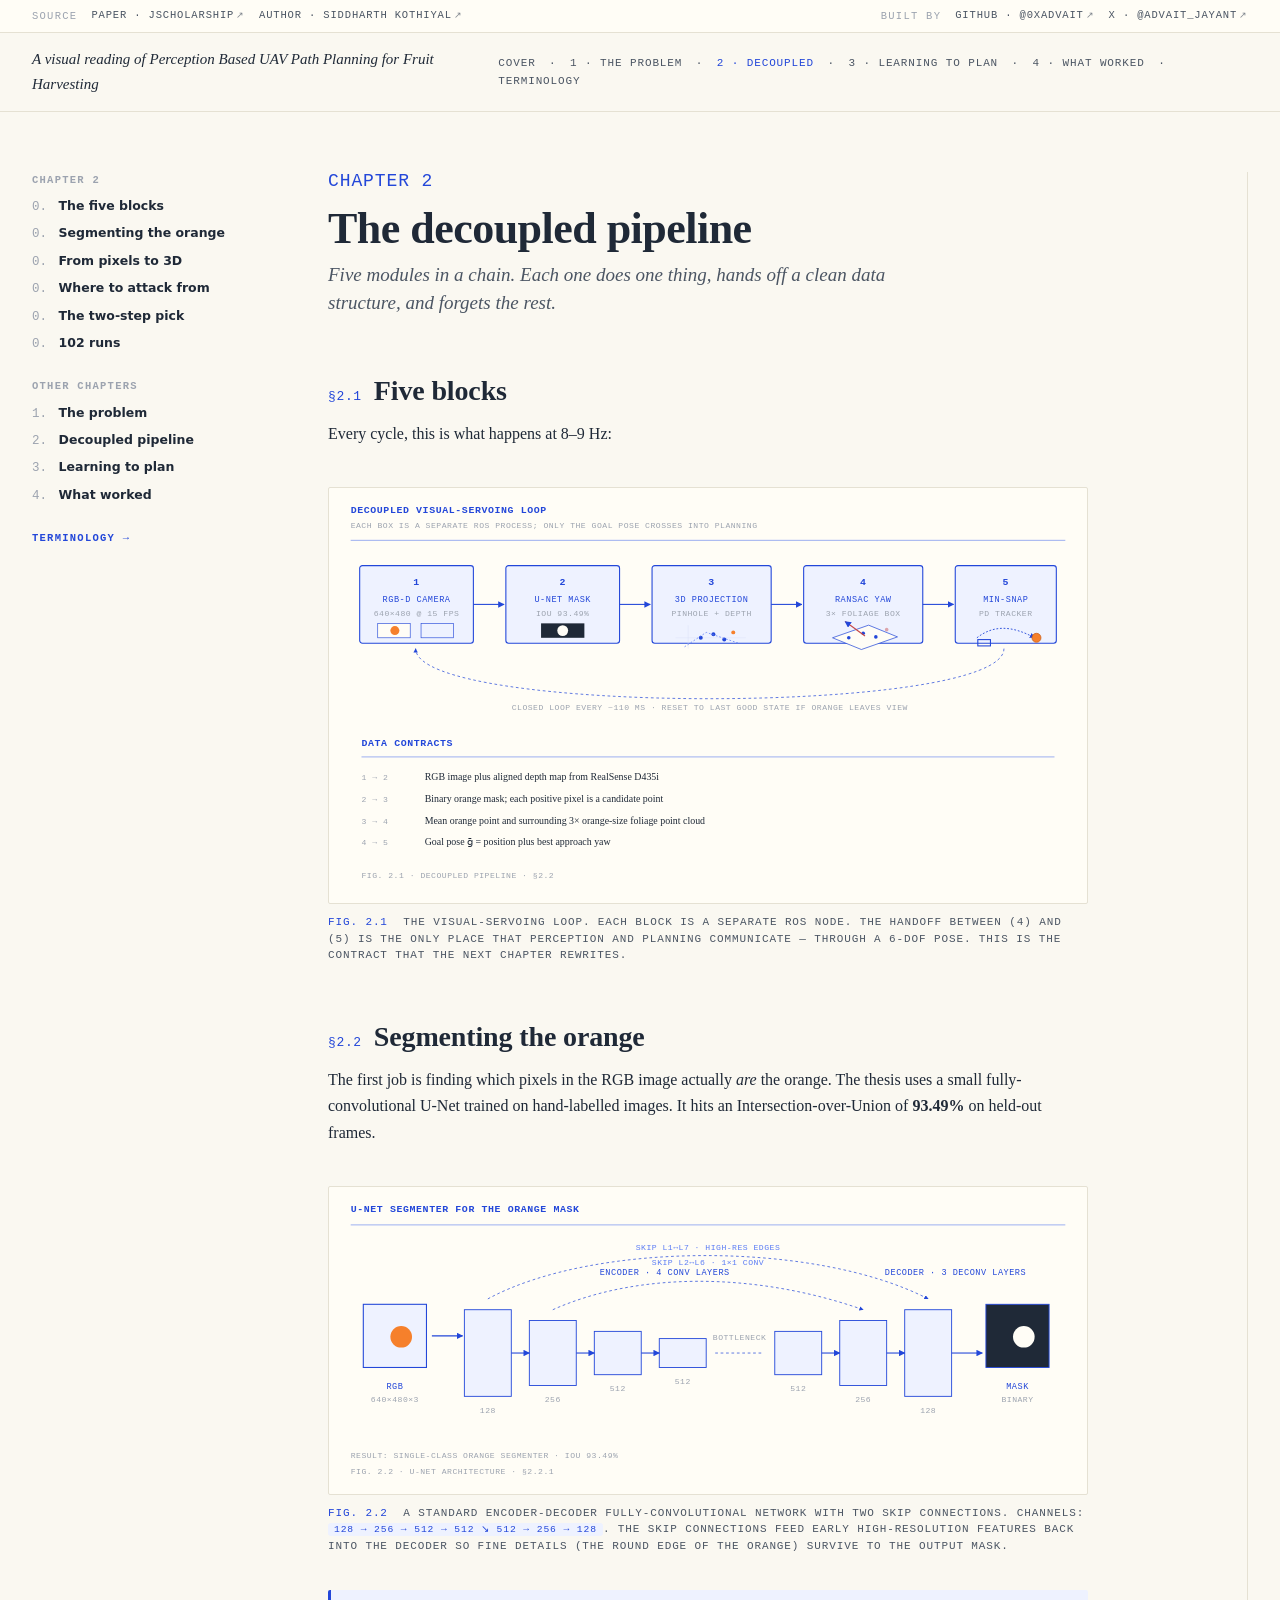
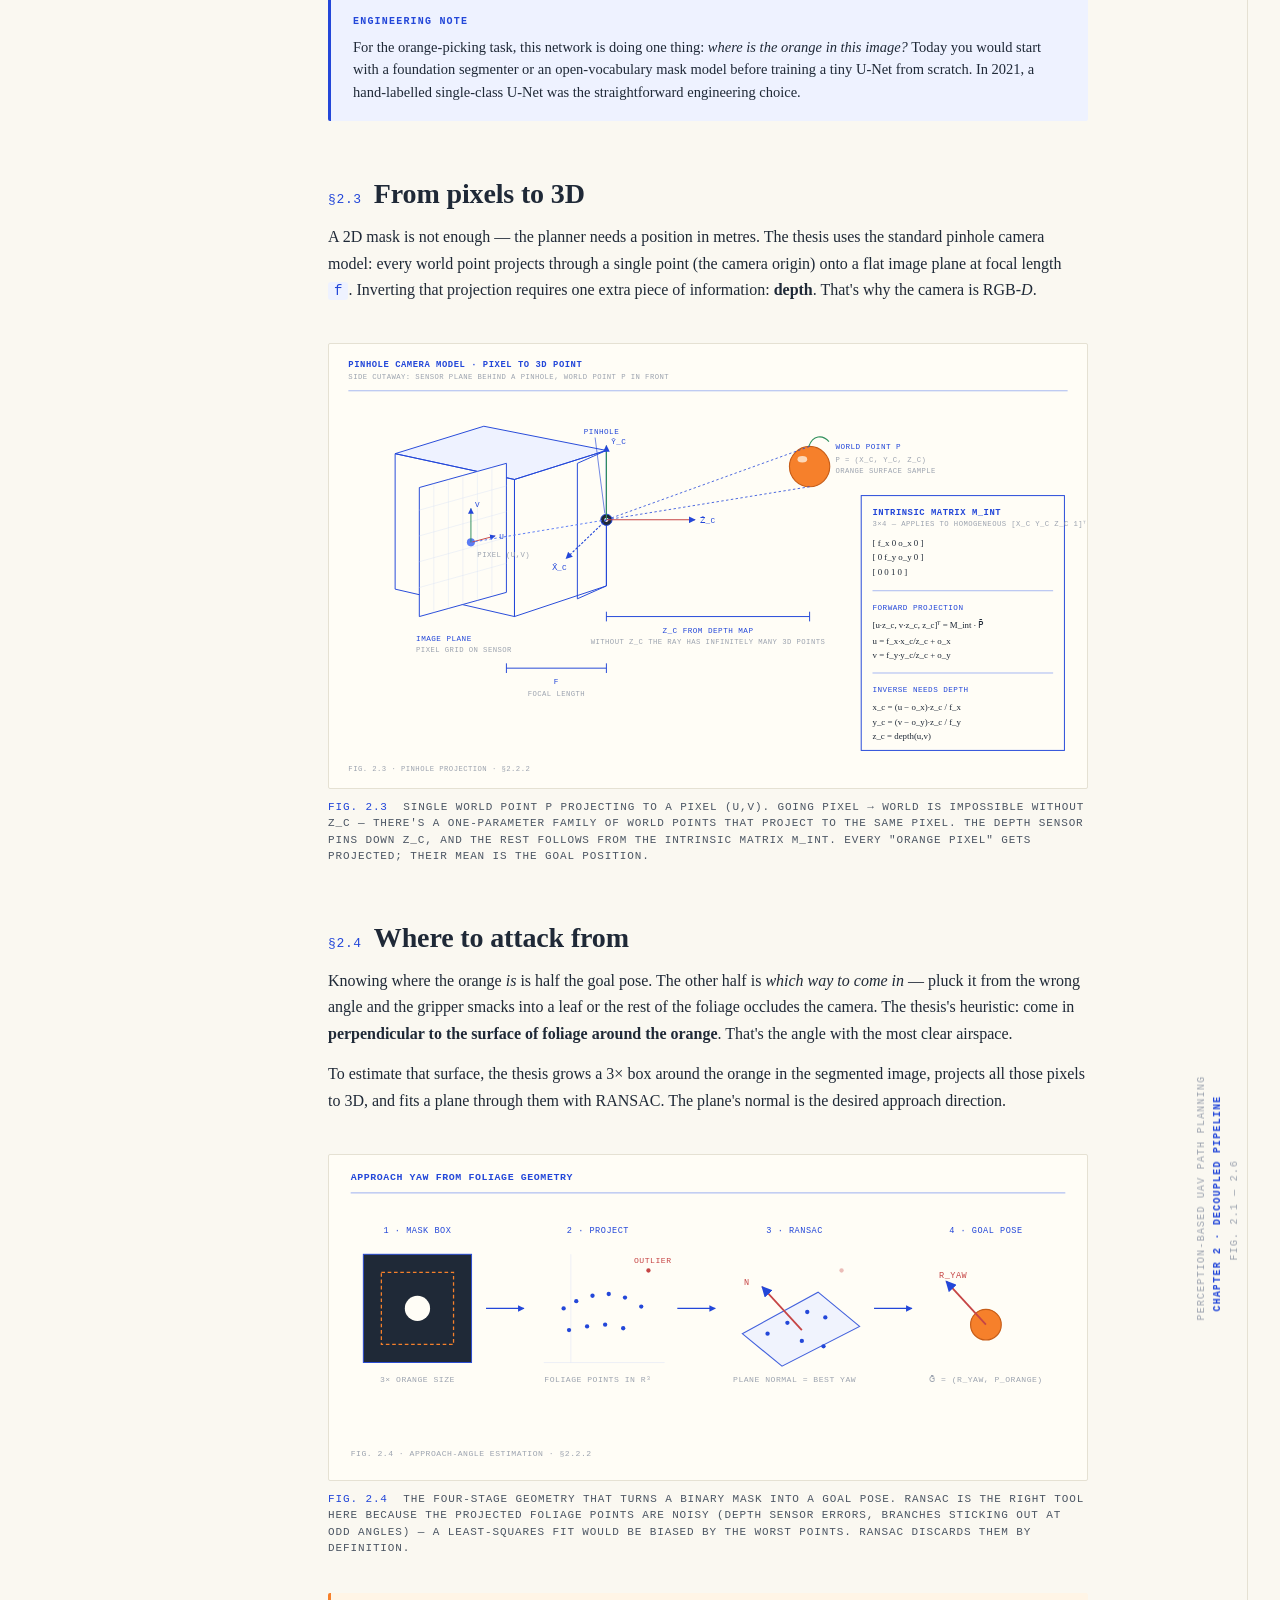
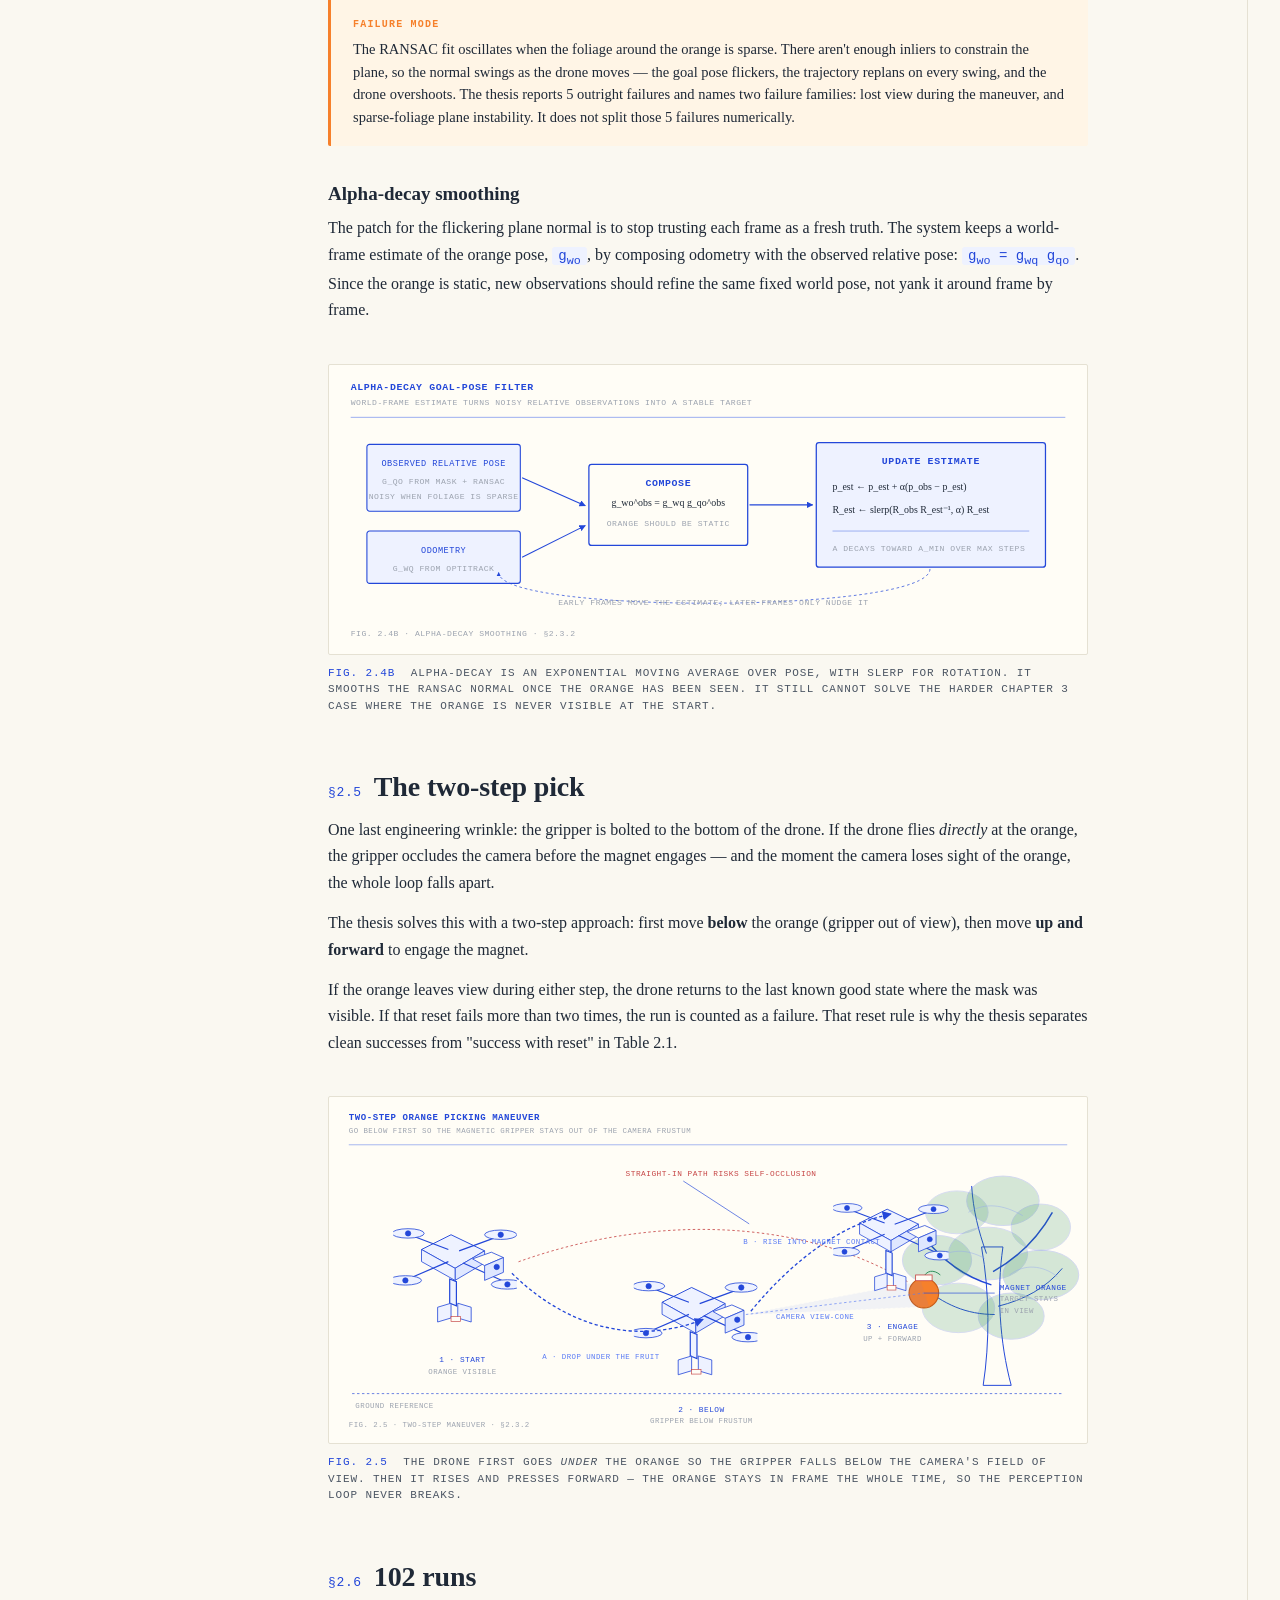
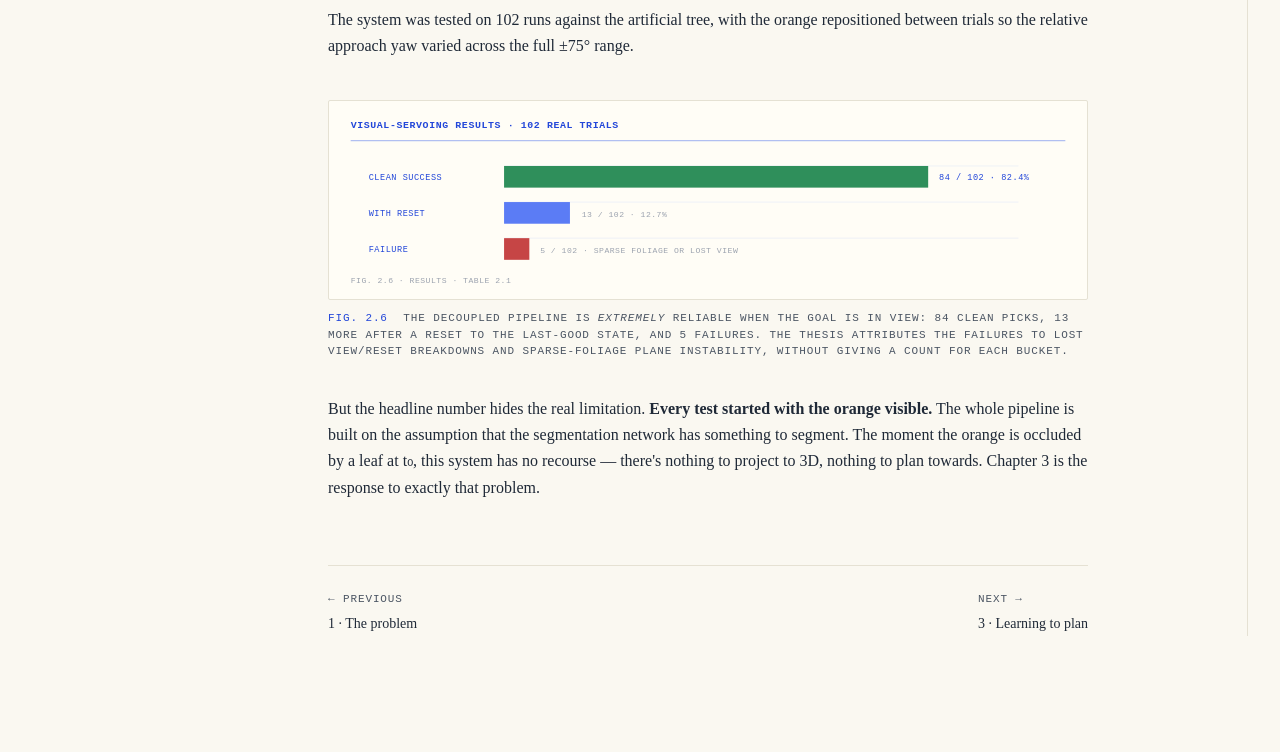
<file: chapter-2.html>
<!doctype html>
<html lang="en">
<head>
<meta charset="utf-8" />
<meta name="viewport" content="width=device-width, initial-scale=1" />
<title>2 · The decoupled pipeline — A visual reading of Kothiyal 2021</title>
<link rel="stylesheet" href="styles.css" />
</head>
<body>

<div class="linkbar">
  <div class="group">
    <span class="lbl-tag">Source</span>
    <a href="https://jscholarship.library.jhu.edu/items/3b69ca6c-e302-4ad5-bf1e-c833dee928bd" target="_blank" rel="noopener">Paper · JScholarship<span class="arrow">↗</span></a>
    <a href="https://www.linkedin.com/in/siddharth-kothiyal/" target="_blank" rel="noopener">Author · Siddharth Kothiyal<span class="arrow">↗</span></a>
  </div>
  <div class="group">
    <span class="lbl-tag">Built by</span>
    <a href="https://github.com/0xadvait" target="_blank" rel="noopener">GitHub · @0xadvait<span class="arrow">↗</span></a>
    <a href="https://x.com/advait_jayant" target="_blank" rel="noopener">X · @advait_jayant<span class="arrow">↗</span></a>
  </div>
</div>

<header class="topbar">
  <div class="brand">A visual reading of <em>Perception Based UAV Path Planning for Fruit Harvesting</em></div>
  <div class="crumbs">
    <a href="index.html">Cover</a> ·
    <a href="chapter-1.html">1 · The problem</a> ·
    <a href="chapter-2.html" class="current">2 · Decoupled</a> ·
    <a href="chapter-3.html">3 · Learning to plan</a> ·
    <a href="chapter-4.html">4 · What worked</a> ·
    <a href="terminology.html">Terminology</a>
  </div>
</header>

<main class="shell">

  <aside class="toc">
    <h3>Chapter 2</h3>
    <ol style="counter-reset: none;">
      <li style="counter-increment: none;"><a href="#pipeline">The five blocks</a></li>
      <li style="counter-increment: none;"><a href="#segmentation">Segmenting the orange</a></li>
      <li style="counter-increment: none;"><a href="#pinhole">From pixels to 3D</a></li>
      <li style="counter-increment: none;"><a href="#ransac">Where to attack from</a></li>
      <li style="counter-increment: none;"><a href="#pick">The two-step pick</a></li>
      <li style="counter-increment: none;"><a href="#results">102 runs</a></li>
    </ol>
    <h3 style="margin-top:24px;">Other chapters</h3>
    <ol>
      <li><a href="chapter-1.html">The problem</a></li>
      <li><a href="chapter-2.html">Decoupled pipeline</a></li>
      <li><a href="chapter-3.html">Learning to plan</a></li>
      <li><a href="chapter-4.html">What worked</a></li>
    </ol>
    <h3 style="margin-top:24px;"><a href="terminology.html" style="color:var(--blue);">Terminology →</a></h3>
  </aside>

  <article class="content">

    <h1><span class="num">CHAPTER 2</span>The decoupled pipeline</h1>
    <p class="deck">
      Five modules in a chain. Each one does one thing, hands off a clean data structure, and forgets the rest.
    </p>


    <!-- ============ §2.1 PIPELINE ============ -->
    <h2 id="pipeline"><span class="num">§2.1</span>Five blocks</h2>

    <p>
      Every cycle, this is what happens at 8–9 Hz:
    </p>

    <figure>
      <svg class="diag" viewBox="0 0 840 460" xmlns="http://www.w3.org/2000/svg">
        <defs>
          <marker id="f21-arr" viewBox="0 0 10 10" refX="9" refY="5" markerWidth="6" markerHeight="6" orient="auto">
            <path d="M 0 0 L 10 5 L 0 10 Z" class="fill"/>
          </marker>
        </defs>
        <text x="24" y="28" class="lbl-big">DECOUPLED VISUAL-SERVOING LOOP</text>
        <text x="24" y="44" class="lbl-soft">EACH BOX IS A SEPARATE ROS PROCESS; ONLY THE GOAL POSE CROSSES INTO PLANNING</text>
        <line x1="24" y1="58" x2="816" y2="58" class="stroke-soft"/>

        <g transform="translate(34,86)">
          <rect x="0" y="0" width="126" height="86" class="stroke fill-soft" rx="3"/>
          <text x="63" y="22" class="lbl-big" text-anchor="middle">1</text>
          <text x="63" y="40" class="lbl" text-anchor="middle">RGB-D CAMERA</text>
          <text x="63" y="56" class="lbl-soft" text-anchor="middle">640×480 @ 15 FPS</text>
          <rect x="20" y="64" width="36" height="16" stroke="#2347d9" fill="#fffdf6" stroke-width="0.7"/>
          <circle cx="39" cy="72" r="5" fill="#f6802b"/>
          <rect x="68" y="64" width="36" height="16" stroke="#2347d9" fill="#eef2ff" stroke-width="0.7"/>
          <line x1="126" y1="43" x2="160" y2="43" class="stroke" marker-end="url(#f21-arr)"/>

          <rect x="162" y="0" width="126" height="86" class="stroke fill-soft" rx="3"/>
          <text x="225" y="22" class="lbl-big" text-anchor="middle">2</text>
          <text x="225" y="40" class="lbl" text-anchor="middle">U-NET MASK</text>
          <text x="225" y="56" class="lbl-soft" text-anchor="middle">IoU 93.49%</text>
          <rect x="201" y="64" width="48" height="16" fill="#1f2937"/>
          <circle cx="225" cy="72" r="6" fill="#fffdf6"/>
          <line x1="288" y1="43" x2="322" y2="43" class="stroke" marker-end="url(#f21-arr)"/>

          <rect x="324" y="0" width="132" height="86" class="stroke fill-soft" rx="3"/>
          <text x="390" y="22" class="lbl-big" text-anchor="middle">3</text>
          <text x="390" y="40" class="lbl" text-anchor="middle">3D PROJECTION</text>
          <text x="390" y="56" class="lbl-soft" text-anchor="middle">PINHOLE + DEPTH</text>
          <g transform="translate(350,64)">
            <line x1="0" y1="16" x2="78" y2="16" class="grid"/>
            <line x1="14" y1="2" x2="14" y2="28" class="grid"/>
            <circle cx="28" cy="16" r="2.2" class="fill"/>
            <circle cx="42" cy="12" r="2.2" class="fill"/>
            <circle cx="54" cy="18" r="2.2" class="fill"/>
            <circle cx="64" cy="10" r="2.2" fill="#f6802b"/>
            <path d="M 10 26 L 34 10 L 70 22" stroke="#5b7cf5" fill="none" stroke-width="0.8" stroke-dasharray="2 2"/>
          </g>
          <line x1="456" y1="43" x2="490" y2="43" class="stroke" marker-end="url(#f21-arr)"/>

          <rect x="492" y="0" width="132" height="86" class="stroke fill-soft" rx="3"/>
          <text x="558" y="22" class="lbl-big" text-anchor="middle">4</text>
          <text x="558" y="40" class="lbl" text-anchor="middle">RANSAC YAW</text>
          <text x="558" y="56" class="lbl-soft" text-anchor="middle">3× FOLIAGE BOX</text>
          <g transform="translate(520,62)">
            <polygon points="4,18 44,4 76,17 36,31" stroke="#2347d9" fill="#fffdf6" stroke-width="0.8"/>
            <circle cx="22" cy="18" r="2" class="fill"/><circle cx="38" cy="13" r="2" class="fill"/><circle cx="52" cy="17" r="2" class="fill"/><circle cx="64" cy="9" r="2" fill="#c64545" opacity="0.45"/>
            <line x1="40" y1="16" x2="18" y2="0" stroke="#c64545" stroke-width="1.2" marker-end="url(#f21-arr)"/>
          </g>
          <line x1="624" y1="43" x2="658" y2="43" class="stroke" marker-end="url(#f21-arr)"/>

          <rect x="660" y="0" width="112" height="86" class="stroke fill-soft" rx="3"/>
          <text x="716" y="22" class="lbl-big" text-anchor="middle">5</text>
          <text x="716" y="40" class="lbl" text-anchor="middle">MIN-SNAP</text>
          <text x="716" y="56" class="lbl-soft" text-anchor="middle">PD TRACKER</text>
          <g transform="translate(684,64)">
            <path d="M 0 16 C 18 2 38 2 64 16" stroke="#2347d9" fill="none" stroke-width="1" stroke-dasharray="2 2" marker-end="url(#f21-arr)"/>
            <rect x="1" y="18" width="14" height="7" class="stroke" fill="#fffdf6"/>
            <circle cx="66" cy="16" r="5" fill="#f6802b" stroke="#c75d18" stroke-width="0.8"/>
          </g>
        </g>

        <path d="M 748 178 C 748 252 96 252 96 178" class="dashed" marker-end="url(#f21-arr)"/>
        <text x="422" y="246" class="lbl-soft" text-anchor="middle">CLOSED LOOP EVERY ~110 MS · RESET TO LAST GOOD STATE IF ORANGE LEAVES VIEW</text>

        <g transform="translate(36,286)">
          <text x="0" y="0" class="lbl-big">DATA CONTRACTS</text>
          <line x1="0" y1="12" x2="768" y2="12" class="stroke-soft"/>
          <text x="0" y="38" class="lbl-soft">1 → 2</text><text x="70" y="38" class="body">RGB image plus aligned depth map from RealSense D435i</text>
          <text x="0" y="62" class="lbl-soft">2 → 3</text><text x="70" y="62" class="body">Binary orange mask; each positive pixel is a candidate point</text>
          <text x="0" y="86" class="lbl-soft">3 → 4</text><text x="70" y="86" class="body">Mean orange point and surrounding 3× orange-size foliage point cloud</text>
          <text x="0" y="110" class="lbl-soft">4 → 5</text><text x="70" y="110" class="body">Goal pose ḡ = position plus best approach yaw</text>
          <text x="0" y="146" class="lbl-soft">FIG. 2.1 · DECOUPLED PIPELINE · §2.2</text>
        </g>
      </svg>
      <figcaption>
        <span class="figno">FIG. 2.1</span> The visual-servoing loop. Each block is a separate ROS node. The handoff between (4) and (5) is the only place that perception and planning communicate — through a 6-DOF pose. This is the contract that the next chapter rewrites.
      </figcaption>
    </figure>


    <!-- ============ §2.2 SEGMENTATION ============ -->
    <h2 id="segmentation"><span class="num">§2.2</span>Segmenting the orange</h2>

    <p>
      The first job is finding which pixels in the RGB image actually <em>are</em> the orange. The thesis uses a small fully-convolutional U-Net trained on hand-labelled images. It hits an Intersection-over-Union of <strong>93.49%</strong> on held-out frames.
    </p>

    <figure>
      <svg class="diag" viewBox="0 0 840 340" xmlns="http://www.w3.org/2000/svg">
        <defs>
          <marker id="f22-arr" viewBox="0 0 10 10" refX="9" refY="5" markerWidth="6" markerHeight="6" orient="auto">
            <path d="M 0 0 L 10 5 L 0 10 Z" class="fill"/>
          </marker>
        </defs>
        <text x="24" y="28" class="lbl-big">U-NET SEGMENTER FOR THE ORANGE MASK</text>
        <line x1="24" y1="42" x2="816" y2="42" class="stroke-soft"/>

        <g transform="translate(38,130)">
          <rect x="0" y="0" width="70" height="70" class="stroke fill-soft"/>
          <circle cx="42" cy="36" r="12" fill="#f6802b"/>
          <text x="35" y="94" class="lbl" text-anchor="middle">RGB</text>
          <text x="35" y="108" class="lbl-soft" text-anchor="middle">640×480×3</text>
          <line x1="76" y1="35" x2="110" y2="35" class="stroke" marker-end="url(#f22-arr)"/>
        </g>

        <g transform="translate(150,98)">
          <text x="150" y="0" class="lbl">ENCODER · 4 CONV LAYERS</text>
          <rect x="0" y="38" width="52" height="96" stroke="#2347d9" fill="#eef2ff"/>
          <text x="26" y="152" class="lbl-soft" text-anchor="middle">128</text>
          <rect x="72" y="50" width="52" height="72" stroke="#2347d9" fill="#eef2ff"/>
          <text x="98" y="140" class="lbl-soft" text-anchor="middle">256</text>
          <rect x="144" y="62" width="52" height="48" stroke="#2347d9" fill="#eef2ff"/>
          <text x="170" y="128" class="lbl-soft" text-anchor="middle">512</text>
          <rect x="216" y="70" width="52" height="32" stroke="#2347d9" fill="#eef2ff"/>
          <text x="242" y="120" class="lbl-soft" text-anchor="middle">512</text>
          <path d="M 52 86 L 72 86" class="stroke" marker-end="url(#f22-arr)"/>
          <path d="M 124 86 L 144 86" class="stroke" marker-end="url(#f22-arr)"/>
          <path d="M 196 86 L 216 86" class="stroke" marker-end="url(#f22-arr)"/>
        </g>

        <g transform="translate(428,98)">
          <line x1="0" y1="86" x2="54" y2="86" class="dashed"/>
          <text x="27" y="72" class="lbl-soft" text-anchor="middle">BOTTLENECK</text>
        </g>

        <g transform="translate(494,98)">
          <text x="122" y="0" class="lbl">DECODER · 3 DECONV LAYERS</text>
          <rect x="0" y="62" width="52" height="48" stroke="#2347d9" fill="#eef2ff"/>
          <text x="26" y="128" class="lbl-soft" text-anchor="middle">512</text>
          <rect x="72" y="50" width="52" height="72" stroke="#2347d9" fill="#eef2ff"/>
          <text x="98" y="140" class="lbl-soft" text-anchor="middle">256</text>
          <rect x="144" y="38" width="52" height="96" stroke="#2347d9" fill="#eef2ff"/>
          <text x="170" y="152" class="lbl-soft" text-anchor="middle">128</text>
          <path d="M 52 86 L 72 86" class="stroke" marker-end="url(#f22-arr)"/>
          <path d="M 124 86 L 144 86" class="stroke" marker-end="url(#f22-arr)"/>
          <line x1="196" y1="86" x2="230" y2="86" class="stroke" marker-end="url(#f22-arr)"/>
        </g>

        <g transform="translate(728,130)">
          <rect x="0" y="0" width="70" height="70" stroke="#2347d9" fill="#1f2937"/>
          <circle cx="42" cy="36" r="12" fill="#fffdf6"/>
          <text x="35" y="94" class="lbl" text-anchor="middle">MASK</text>
          <text x="35" y="108" class="lbl-soft" text-anchor="middle">BINARY</text>
        </g>

        <path d="M 176 124 C 294 60 540 60 664 124" class="dashed" stroke="#5b7cf5" marker-end="url(#f22-arr)"/>
        <text x="420" y="70" class="lbl-soft" text-anchor="middle" style="fill:#5b7cf5;">SKIP L1↔L7 · HIGH-RES EDGES</text>
        <path d="M 248 136 C 342 94 472 94 592 136" class="dashed" stroke="#5b7cf5" marker-end="url(#f22-arr)"/>
        <text x="420" y="86" class="lbl-soft" text-anchor="middle" style="fill:#5b7cf5;">SKIP L2↔L6 · 1×1 CONV</text>

        <text x="24" y="300" class="lbl-soft">RESULT: SINGLE-CLASS ORANGE SEGMENTER · IoU 93.49%</text>
        <text x="24" y="318" class="lbl-soft">FIG. 2.2 · U-NET ARCHITECTURE · §2.2.1</text>
      </svg>
      <figcaption>
        <span class="figno">FIG. 2.2</span> A standard encoder-decoder fully-convolutional network with two skip connections. Channels: <span class="math-inline">128 → 256 → 512 → 512 ↘ 512 → 256 → 128</span>. The skip connections feed early high-resolution features back into the decoder so fine details (the round edge of the orange) survive to the output mask.
      </figcaption>
    </figure>

    <div class="callout">
      <span class="tag">Engineering note</span>
      <p>
        <!-- Codex improvement: soften the 2026 aside and avoid over-claiming a specific replacement model. -->
        For the orange-picking task, this network is doing one thing: <em>where is the orange in this image?</em> Today you would start with a foundation segmenter or an open-vocabulary mask model before training a tiny U-Net from scratch. In 2021, a hand-labelled single-class U-Net was the straightforward engineering choice.
      </p>
    </div>


    <!-- ============ §2.3 PINHOLE ============ -->
    <h2 id="pinhole"><span class="num">§2.3</span>From pixels to 3D</h2>

    <p>
      A 2D mask is not enough — the planner needs a position in metres. The thesis uses the standard pinhole camera model: every world point projects through a single point (the camera origin) onto a flat image plane at focal length <span class="math-inline">f</span>. Inverting that projection requires one extra piece of information: <strong>depth</strong>. That's why the camera is RGB-<em>D</em>.
    </p>

    <figure>
      <svg class="diag" viewBox="0 0 940 550" xmlns="http://www.w3.org/2000/svg">
        <defs>
          <marker id="f23-arr" viewBox="0 0 10 10" refX="9" refY="5" markerWidth="6" markerHeight="6" orient="auto">
            <path d="M 0 0 L 10 5 L 0 10 Z" class="fill"/>
          </marker>
        </defs>

        <text x="24" y="28" class="lbl-big">PINHOLE CAMERA MODEL · PIXEL TO 3D POINT</text>
        <text x="24" y="44" class="lbl-soft">SIDE CUTAWAY: SENSOR PLANE BEHIND A PINHOLE, WORLD POINT P IN FRONT</text>
        <line x1="24" y1="58" x2="916" y2="58" class="stroke-soft"/>

        <!-- camera body, sensor, and pinhole -->
        <g>
          <path d="M 82 136 L 192 102 L 344 132 L 230 168 Z" class="stroke fill-soft" stroke-width="1.5"/>
          <path d="M 82 136 L 230 168 L 230 338 L 82 304 Z" class="stroke" fill="#eef2ff"/>
          <path d="M 230 168 L 344 132 L 344 300 L 230 338 Z" class="stroke" fill="#dfe7ff"/>
          <path d="M 112 178 L 220 148 L 220 308 L 112 338 Z" stroke="#2347d9" fill="#fffdf6" stroke-width="1.2"/>
          <path d="M 308 148 L 344 132 L 344 300 L 308 316 Z" class="stroke" fill="#fffdf6"/>
          <circle cx="344" cy="218" r="7" fill="#1f2937" stroke="#2347d9" stroke-width="1.2"/>
          <circle cx="344" cy="218" r="2.6" fill="#fffdf6"/>

          <line x1="130" y1="173" x2="130" y2="333" class="grid"/>
          <line x1="148" y1="168" x2="148" y2="328" class="grid"/>
          <line x1="166" y1="163" x2="166" y2="323" class="grid"/>
          <line x1="184" y1="158" x2="184" y2="318" class="grid"/>
          <line x1="202" y1="153" x2="202" y2="313" class="grid"/>
          <line x1="112" y1="206" x2="220" y2="176" class="grid"/>
          <line x1="112" y1="238" x2="220" y2="208" class="grid"/>
          <line x1="112" y1="270" x2="220" y2="240" class="grid"/>
          <line x1="112" y1="302" x2="220" y2="272" class="grid"/>
          <circle cx="176" cy="246" r="5" fill="#5b7cf5"/>
          <line x1="176" y1="246" x2="206" y2="238" stroke="#c64545" stroke-width="1.2" marker-end="url(#f23-arr)"/>
          <line x1="176" y1="246" x2="176" y2="204" stroke="#2f8f5b" stroke-width="1.2" marker-end="url(#f23-arr)"/>
          <text x="211" y="242" class="lbl" fill="#c64545">u</text>
          <text x="181" y="202" class="lbl" fill="#2f8f5b">v</text>

          <text x="108" y="368" class="lbl">IMAGE PLANE</text>
          <text x="108" y="382" class="lbl-soft">PIXEL GRID ON SENSOR</text>
          <text x="316" y="112" class="lbl">PINHOLE</text>
          <line x1="330" y1="116" x2="342" y2="210" class="lead"/>
        </g>

        <!-- rays from the orange through the pinhole to the sensor -->
        <g>
          <circle cx="596" cy="152" r="25" fill="#f6802b" stroke="#c75d18" stroke-width="1.4"/>
          <ellipse cx="587" cy="143" rx="6" ry="4" fill="#fffdf6" opacity="0.7"/>
          <path d="M 595 127 C 600 113 612 112 620 121" stroke="#2f8f5b" fill="none" stroke-width="1.4"/>
          <text x="628" y="130" class="lbl">WORLD POINT P</text>
          <text x="628" y="146" class="lbl-soft">P = (x_c, y_c, z_c)</text>
          <text x="628" y="160" class="lbl-soft">ORANGE SURFACE SAMPLE</text>

          <line x1="596" y1="127" x2="344" y2="218" stroke="#2347d9" stroke-width="1" stroke-dasharray="3 3"/>
          <line x1="596" y1="177" x2="344" y2="218" stroke="#2347d9" stroke-width="1" stroke-dasharray="3 3"/>
          <line x1="344" y1="218" x2="176" y2="246" stroke="#5b7cf5" stroke-width="1.2" stroke-dasharray="3 3"/>
          <text x="184" y="264" class="lbl-soft">PIXEL (u,v)</text>
        </g>

        <!-- focal length, camera frame, and depth -->
        <g>
          <line x1="220" y1="402" x2="344" y2="402" class="stroke"/>
          <line x1="220" y1="396" x2="220" y2="408" class="stroke"/>
          <line x1="344" y1="396" x2="344" y2="408" class="stroke"/>
          <text x="282" y="422" class="lbl" text-anchor="middle">f</text>
          <text x="282" y="436" class="lbl-soft" text-anchor="middle">FOCAL LENGTH</text>

          <line x1="344" y1="218" x2="454" y2="218" stroke="#c64545" stroke-width="1.4" marker-end="url(#f23-arr)"/>
          <text x="460" y="222" class="lbl" fill="#c64545">ẑ_c</text>
          <line x1="344" y1="218" x2="344" y2="126" stroke="#2f8f5b" stroke-width="1.4" marker-end="url(#f23-arr)"/>
          <text x="350" y="124" class="lbl" fill="#2f8f5b">ŷ_c</text>
          <line x1="344" y1="218" x2="294" y2="266" stroke="#2347d9" stroke-width="1.4" stroke-dasharray="3 2" marker-end="url(#f23-arr)"/>
          <text x="276" y="280" class="lbl">x̂_c</text>

          <line x1="344" y1="338" x2="596" y2="338" class="stroke"/>
          <line x1="344" y1="332" x2="344" y2="344" class="stroke"/>
          <line x1="596" y1="332" x2="596" y2="344" class="stroke"/>
          <text x="470" y="358" class="lbl" text-anchor="middle">z_c FROM DEPTH MAP</text>
          <text x="470" y="372" class="lbl-soft" text-anchor="middle">WITHOUT z_c THE RAY HAS INFINITELY MANY 3D POINTS</text>
        </g>

        <!-- equations -->
        <g transform="translate(660,188)">
          <rect x="0" y="0" width="252" height="316" class="stroke" fill="#fffdf6"/>
          <text x="14" y="24" class="lbl-big">INTRINSIC MATRIX M_INT</text>
          <text x="14" y="38" class="lbl-soft">3×4 — APPLIES TO HOMOGENEOUS [x_c y_c z_c 1]ᵀ</text>
          <text x="14" y="62" class="body">[ f_x   0    o_x   0 ]</text>
          <text x="14" y="80" class="body">[  0   f_y   o_y   0 ]</text>
          <text x="14" y="98" class="body">[  0    0     1    0 ]</text>
          <line x1="14" y1="118" x2="238" y2="118" class="stroke-soft"/>
          <text x="14" y="142" class="lbl">FORWARD PROJECTION</text>
          <text x="14" y="164" class="body">[u·z_c, v·z_c, z_c]ᵀ = M_int · P̃</text>
          <text x="14" y="184" class="body">u = f_x·x_c/z_c + o_x</text>
          <text x="14" y="202" class="body">v = f_y·y_c/z_c + o_y</text>
          <line x1="14" y1="220" x2="238" y2="220" class="stroke-soft"/>
          <text x="14" y="244" class="lbl">INVERSE NEEDS DEPTH</text>
          <text x="14" y="266" class="body">x_c = (u − o_x)·z_c / f_x</text>
          <text x="14" y="284" class="body">y_c = (v − o_y)·z_c / f_y</text>
          <text x="14" y="302" class="body">z_c = depth(u,v)</text>
        </g>

        <text x="24" y="530" class="lbl-soft">FIG. 2.3 · PINHOLE PROJECTION · §2.2.2</text>
      </svg>
      <figcaption>
        <span class="figno">FIG. 2.3</span> Single world point P projecting to a pixel (u,v). Going pixel → world is impossible without z_c — there's a one-parameter family of world points that project to the same pixel. The depth sensor pins down z_c, and the rest follows from the intrinsic matrix M_int. Every "orange pixel" gets projected; their mean is the goal position.
      </figcaption>
    </figure>


    <!-- ============ §2.4 RANSAC ============ -->
    <h2 id="ransac"><span class="num">§2.4</span>Where to attack from</h2>

    <p>
      Knowing where the orange <em>is</em> is half the goal pose. The other half is <em>which way to come in</em> — pluck it from the wrong angle and the gripper smacks into a leaf or the rest of the foliage occludes the camera. The thesis's heuristic: come in <strong>perpendicular to the surface of foliage around the orange</strong>. That's the angle with the most clear airspace.
    </p>

    <p>
      To estimate that surface, the thesis grows a 3× box around the orange in the segmented image, projects all those pixels to 3D, and fits a plane through them with RANSAC. The plane's normal is the desired approach direction.
    </p>

    <figure>
      <svg class="diag" viewBox="0 0 840 360" xmlns="http://www.w3.org/2000/svg">
        <defs>
          <marker id="f24-arr" viewBox="0 0 10 10" refX="9" refY="5" markerWidth="6" markerHeight="6" orient="auto">
            <path d="M 0 0 L 10 5 L 0 10 Z" class="fill"/>
          </marker>
        </defs>
        <text x="24" y="28" class="lbl-big">APPROACH YAW FROM FOLIAGE GEOMETRY</text>
        <line x1="24" y1="42" x2="816" y2="42" class="stroke-soft"/>

        <g transform="translate(38,86)">
          <text x="60" y="0" class="lbl" text-anchor="middle">1 · MASK BOX</text>
          <rect x="0" y="24" width="120" height="120" fill="#1f2937" stroke="#2347d9"/>
          <circle cx="60" cy="84" r="14" fill="#fffdf6"/>
          <rect x="20" y="44" width="80" height="80" stroke="#f6802b" fill="none" stroke-width="1.4" stroke-dasharray="4 3"/>
          <text x="60" y="166" class="lbl-soft" text-anchor="middle">3× ORANGE SIZE</text>
        </g>
        <line x1="174" y1="170" x2="216" y2="170" class="stroke" marker-end="url(#f24-arr)"/>

        <g transform="translate(222,86)">
          <text x="76" y="0" class="lbl" text-anchor="middle">2 · PROJECT</text>
          <line x1="16" y1="144" x2="150" y2="144" class="grid"/>
          <line x1="46" y1="24" x2="46" y2="144" class="grid"/>
          <circle cx="38" cy="84" r="2.4" class="fill"/><circle cx="52" cy="76" r="2.4" class="fill"/><circle cx="70" cy="70" r="2.4" class="fill"/>
          <circle cx="88" cy="68" r="2.4" class="fill"/><circle cx="106" cy="72" r="2.4" class="fill"/><circle cx="124" cy="82" r="2.4" class="fill"/>
          <circle cx="44" cy="108" r="2.4" class="fill"/><circle cx="64" cy="104" r="2.4" class="fill"/><circle cx="84" cy="102" r="2.4" class="fill"/>
          <circle cx="104" cy="106" r="2.4" class="fill"/><circle cx="132" cy="42" r="2.4" fill="#c64545"/>
          <text x="116" y="34" class="lbl-soft" style="fill:#c64545;">OUTLIER</text>
          <text x="76" y="166" class="lbl-soft" text-anchor="middle">FOLIAGE POINTS IN R³</text>
        </g>
        <line x1="386" y1="170" x2="428" y2="170" class="stroke" marker-end="url(#f24-arr)"/>

        <g transform="translate(436,86)">
          <text x="80" y="0" class="lbl" text-anchor="middle">3 · RANSAC</text>
          <polygon points="22,112 106,66 152,104 66,148" stroke="#2347d9" fill="#eef2ff" stroke-width="1.2" opacity="0.85"/>
          <circle cx="50" cy="112" r="2.4" class="fill"/><circle cx="72" cy="100" r="2.4" class="fill"/><circle cx="94" cy="88" r="2.4" class="fill"/>
          <circle cx="114" cy="94" r="2.4" class="fill"/><circle cx="88" cy="120" r="2.4" class="fill"/><circle cx="112" cy="126" r="2.4" class="fill"/>
          <circle cx="132" cy="42" r="2.4" fill="#c64545" opacity="0.35"/>
          <line x1="88" y1="108" x2="44" y2="60" stroke="#c64545" stroke-width="2" marker-end="url(#f24-arr)"/>
          <text x="24" y="58" class="lbl" style="fill:#c64545;">n</text>
          <text x="80" y="166" class="lbl-soft" text-anchor="middle">PLANE NORMAL = BEST YAW</text>
        </g>
        <line x1="604" y1="170" x2="646" y2="170" class="stroke" marker-end="url(#f24-arr)"/>

        <g transform="translate(654,86)">
          <text x="74" y="0" class="lbl" text-anchor="middle">4 · GOAL POSE</text>
          <circle cx="74" cy="102" r="17" fill="#f6802b" stroke="#c75d18" stroke-width="1.3"/>
          <line x1="74" y1="102" x2="30" y2="54" stroke="#c64545" stroke-width="2" marker-end="url(#f24-arr)"/>
          <text x="22" y="50" class="lbl" style="fill:#c64545;">R_YAW</text>
          <text x="74" y="166" class="lbl-soft" text-anchor="middle">ḡ = (R_YAW, p_ORANGE)</text>
        </g>

        <text x="24" y="334" class="lbl-soft">FIG. 2.4 · APPROACH-ANGLE ESTIMATION · §2.2.2</text>
      </svg>
      <figcaption>
        <span class="figno">FIG. 2.4</span> The four-stage geometry that turns a binary mask into a goal pose. RANSAC is the right tool here because the projected foliage points are noisy (depth sensor errors, branches sticking out at odd angles) — a least-squares fit would be biased by the worst points. RANSAC discards them by definition.
      </figcaption>
    </figure>

    <div class="callout warn">
      <span class="tag">Failure mode</span>
      <p>
        <!-- Codex improvement: correct unsupported failure-count split and connect the failure to the actual filter. -->
        The RANSAC fit oscillates when the foliage around the orange is sparse. There aren't enough inliers to constrain the plane, so the normal swings as the drone moves — the goal pose flickers, the trajectory replans on every swing, and the drone overshoots. The thesis reports 5 outright failures and names two failure families: lost view during the maneuver, and sparse-foliage plane instability. It does not split those 5 failures numerically.
      </p>
    </div>

    <!-- Codex improvement: add the omitted alpha-decay smoothing mechanism from §2.3.2. -->
    <h3>Alpha-decay smoothing</h3>

    <p>
      The patch for the flickering plane normal is to stop trusting each frame as a fresh truth. The system keeps a world-frame estimate of the orange pose, <span class="math-inline">g<sub>wo</sub></span>, by composing odometry with the observed relative pose: <span class="math-inline">g<sub>wo</sub> = g<sub>wq</sub> g<sub>qo</sub></span>. Since the orange is static, new observations should refine the same fixed world pose, not yank it around frame by frame.
    </p>

    <figure>
      <svg class="diag" viewBox="0 0 840 320" xmlns="http://www.w3.org/2000/svg">
        <defs>
          <marker id="f24b-arr" viewBox="0 0 10 10" refX="9" refY="5" markerWidth="6" markerHeight="6" orient="auto">
            <path d="M 0 0 L 10 5 L 0 10 Z" class="fill"/>
          </marker>
        </defs>
        <text x="24" y="28" class="lbl-big">ALPHA-DECAY GOAL-POSE FILTER</text>
        <text x="24" y="44" class="lbl-soft">WORLD-FRAME ESTIMATE TURNS NOISY RELATIVE OBSERVATIONS INTO A STABLE TARGET</text>
        <line x1="24" y1="58" x2="816" y2="58" class="stroke-soft"/>

        <g transform="translate(42,88)">
          <rect x="0" y="0" width="170" height="74" class="stroke fill-soft" rx="3"/>
          <text x="85" y="24" class="lbl" text-anchor="middle">OBSERVED RELATIVE POSE</text>
          <text x="85" y="44" class="lbl-soft" text-anchor="middle">g_qo FROM MASK + RANSAC</text>
          <text x="85" y="60" class="lbl-soft" text-anchor="middle">NOISY WHEN FOLIAGE IS SPARSE</text>
        </g>
        <g transform="translate(42,184)">
          <rect x="0" y="0" width="170" height="58" class="stroke fill-soft" rx="3"/>
          <text x="85" y="24" class="lbl" text-anchor="middle">ODOMETRY</text>
          <text x="85" y="44" class="lbl-soft" text-anchor="middle">g_wq FROM OPTITRACK</text>
        </g>
        <line x1="214" y1="125" x2="284" y2="156" class="stroke" marker-end="url(#f24b-arr)"/>
        <line x1="214" y1="213" x2="284" y2="178" class="stroke" marker-end="url(#f24b-arr)"/>

        <g transform="translate(288,110)">
          <rect x="0" y="0" width="176" height="90" stroke="#2347d9" fill="#fffdf6" stroke-width="1.4" rx="3"/>
          <text x="88" y="24" class="lbl-big" text-anchor="middle">COMPOSE</text>
          <text x="88" y="46" class="body" text-anchor="middle">g_wo^obs = g_wq g_qo^obs</text>
          <text x="88" y="68" class="lbl-soft" text-anchor="middle">ORANGE SHOULD BE STATIC</text>
        </g>
        <line x1="466" y1="155" x2="536" y2="155" class="stroke" marker-end="url(#f24b-arr)"/>

        <g transform="translate(540,86)">
          <rect x="0" y="0" width="254" height="138" stroke="#2347d9" fill="#eef2ff" stroke-width="1.4" rx="3"/>
          <text x="127" y="24" class="lbl-big" text-anchor="middle">UPDATE ESTIMATE</text>
          <text x="18" y="52" class="body">p_est ← p_est + α(p_obs − p_est)</text>
          <text x="18" y="78" class="body">R_est ← slerp(R_obs R_est⁻¹, α) R_est</text>
          <line x1="18" y1="98" x2="236" y2="98" class="stroke-soft"/>
          <text x="18" y="120" class="lbl-soft">α DECAYS TOWARD α_MIN OVER MAX STEPS</text>
        </g>

        <path d="M 666 226 C 666 276 188 276 188 230" class="dashed" marker-end="url(#f24b-arr)"/>
        <text x="426" y="266" class="lbl-soft" text-anchor="middle">EARLY FRAMES MOVE THE ESTIMATE; LATER FRAMES ONLY NUDGE IT</text>
        <text x="24" y="300" class="lbl-soft">FIG. 2.4B · ALPHA-DECAY SMOOTHING · §2.3.2</text>
      </svg>
      <figcaption>
        <span class="figno">FIG. 2.4B</span> Alpha-decay is an exponential moving average over pose, with slerp for rotation. It smooths the RANSAC normal once the orange has been seen. It still cannot solve the harder Chapter 3 case where the orange is never visible at the start.
      </figcaption>
    </figure>


    <!-- ============ §2.5 PICK MANEUVER ============ -->
    <h2 id="pick"><span class="num">§2.5</span>The two-step pick</h2>

    <p>
      One last engineering wrinkle: the gripper is bolted to the bottom of the drone. If the drone flies <em>directly</em> at the orange, the gripper occludes the camera before the magnet engages — and the moment the camera loses sight of the orange, the whole loop falls apart.
    </p>

    <p>
      The thesis solves this with a two-step approach: first move <strong>below</strong> the orange (gripper out of view), then move <strong>up and forward</strong> to engage the magnet.
    </p>

    <p>
      <!-- Codex improvement: add the reset protocol that makes the two-step maneuver robust. -->
      If the orange leaves view during either step, the drone returns to the last known good state where the mask was visible. If that reset fails more than two times, the run is counted as a failure. That reset rule is why the thesis separates clean successes from "success with reset" in Table 2.1.
    </p>

    <figure>
      <svg class="diag" viewBox="0 0 920 420" xmlns="http://www.w3.org/2000/svg">
        <defs>
          <marker id="f25-arr" viewBox="0 0 10 10" refX="9" refY="5" markerWidth="7" markerHeight="7" orient="auto">
            <path d="M 0 0 L 10 5 L 0 10 Z" class="fill"/>
          </marker>
          <symbol id="f25-drone" viewBox="0 0 184 162">
            <path d="M 42 48 L 86 26 L 136 50 L 92 76 Z" stroke="#2347d9" fill="#eef2ff" stroke-width="1.4"/>
            <path d="M 92 76 L 136 50 L 136 68 L 92 94 Z" stroke="#2347d9" fill="#dfe7ff" stroke-width="1.2"/>
            <path d="M 42 48 L 92 76 L 92 94 L 42 66 Z" stroke="#2347d9" fill="#eef2ff" stroke-width="1.2"/>
            <line x1="82" y1="48" x2="24" y2="26" stroke="#2347d9" stroke-width="1.8"/>
            <line x1="98" y1="50" x2="158" y2="28" stroke="#2347d9" stroke-width="1.8"/>
            <line x1="82" y1="66" x2="22" y2="92" stroke="#2347d9" stroke-width="1.8"/>
            <line x1="104" y1="68" x2="166" y2="96" stroke="#2347d9" stroke-width="1.8"/>
            <ellipse cx="22" cy="24" rx="24" ry="7" stroke="#2347d9" fill="#eef2ff" stroke-width="1.2"/>
            <ellipse cx="160" cy="26" rx="24" ry="7" stroke="#2347d9" fill="#eef2ff" stroke-width="1.2"/>
            <ellipse cx="18" cy="94" rx="24" ry="7" stroke="#2347d9" fill="#eef2ff" stroke-width="1.2"/>
            <ellipse cx="170" cy="100" rx="24" ry="7" stroke="#2347d9" fill="#eef2ff" stroke-width="1.2"/>
            <circle cx="22" cy="24" r="4" fill="#2347d9"/>
            <circle cx="160" cy="26" r="4" fill="#2347d9"/>
            <circle cx="18" cy="94" r="4" fill="#2347d9"/>
            <circle cx="170" cy="100" r="4" fill="#2347d9"/>
            <path d="M 118 62 L 146 52 L 164 60 L 136 72 Z" stroke="#2347d9" fill="#fffdf6" stroke-width="1.2"/>
            <path d="M 136 72 L 164 60 L 164 82 L 136 94 Z" stroke="#2347d9" fill="#dfe7ff" stroke-width="1.2"/>
            <circle cx="154" cy="74" r="4" fill="#2347d9"/>
            <path d="M 84 92 L 94 96 L 94 132 L 84 128 Z" stroke="#2347d9" fill="#eef2ff" stroke-width="1.8"/>
            <path d="M 66 134 L 86 128 L 86 150 L 66 156 Z" stroke="#2347d9" fill="#eef2ff" stroke-width="1.2"/>
            <path d="M 96 128 L 116 134 L 116 156 L 96 150 Z" stroke="#2347d9" fill="#eef2ff" stroke-width="1.2"/>
            <rect x="86" y="148" width="14" height="7" stroke="#c64545" fill="#fffdf6" stroke-width="1"/>
          </symbol>
        </defs>

        <text x="24" y="28" class="lbl-big">TWO-STEP ORANGE PICKING MANEUVER</text>
        <text x="24" y="44" class="lbl-soft">GO BELOW FIRST SO THE MAGNETIC GRIPPER STAYS OUT OF THE CAMERA FRUSTUM</text>
        <line x1="24" y1="58" x2="896" y2="58" class="stroke-soft"/>
        <line x1="28" y1="360" x2="892" y2="360" class="dashed"/>
        <text x="32" y="378" class="lbl-soft">GROUND REFERENCE</text>

        <!-- artificial tree, drawn as structure instead of a cloud -->
        <g transform="translate(676,58)">
          <path d="M 118 292 C 126 240 126 180 116 124 L 142 124 C 134 178 138 240 152 292 Z" class="stroke" fill="#fffdf6" stroke-width="1.4"/>
          <path d="M 128 170 C 94 160 68 140 46 112" class="stroke-2"/>
          <path d="M 130 154 C 162 136 184 114 202 82" class="stroke-2"/>
          <path d="M 132 206 C 98 206 70 194 42 170" class="stroke"/>
          <path d="M 136 196 C 168 188 194 174 214 150" class="stroke"/>
          <path d="M 122 132 C 112 104 106 80 104 50" class="stroke"/>
          <ellipse cx="86" cy="82" rx="38" ry="26" class="stroke fill-green" opacity="0.18"/>
          <ellipse cx="142" cy="68" rx="44" ry="30" class="stroke fill-green" opacity="0.2"/>
          <ellipse cx="188" cy="100" rx="36" ry="28" class="stroke fill-green" opacity="0.18"/>
          <ellipse cx="62" cy="140" rx="42" ry="30" class="stroke fill-green" opacity="0.2"/>
          <ellipse cx="124" cy="132" rx="48" ry="32" class="stroke fill-green" opacity="0.18"/>
          <ellipse cx="188" cy="158" rx="46" ry="30" class="stroke fill-green" opacity="0.2"/>
          <ellipse cx="88" cy="198" rx="44" ry="30" class="stroke fill-green" opacity="0.18"/>
          <ellipse cx="152" cy="208" rx="40" ry="28" class="stroke fill-green" opacity="0.2"/>
          <path d="M 58 140 C 78 126 98 126 120 138" class="stroke-soft" opacity="0.55"/>
          <path d="M 100 82 C 120 70 142 72 166 86" class="stroke-soft" opacity="0.55"/>
          <path d="M 150 158 C 168 144 190 146 208 160" class="stroke-soft" opacity="0.55"/>
          <circle cx="46" cy="180" r="18" fill="#f6802b" stroke="#c75d18" stroke-width="1.4"/>
          <path d="M 45 162 C 49 152 58 151 66 158" stroke="#2f8f5b" fill="none" stroke-width="1.2"/>
          <rect x="36" y="158" width="20" height="7" stroke="#c64545" fill="#fffdf6" stroke-width="1"/>
        </g>

        <line x1="722" y1="238" x2="808" y2="238" class="lead"/>
        <text x="814" y="234" class="lbl">MAGNET ORANGE</text>
        <text x="814" y="248" class="lbl-soft">TARGET STAYS</text>
        <text x="814" y="262" class="lbl-soft">IN VIEW</text>

        <!-- camera frustum and bad straight-in cue -->
        <polygon points="506,264 718,224 728,254" fill="#5b7cf5" opacity="0.08" stroke="#5b7cf5" stroke-width="0.9" stroke-dasharray="3 3"/>
        <line x1="506" y1="264" x2="722" y2="238" stroke="#5b7cf5" stroke-width="0.8" stroke-dasharray="3 3"/>
        <text x="590" y="270" class="lbl-soft" style="fill:#5b7cf5;" text-anchor="middle">CAMERA VIEW-CONE</text>
        <path d="M 230 200 C 380 146 564 142 702 224" stroke="#c64545" fill="none" stroke-width="1" stroke-dasharray="3 3"/>
        <text x="360" y="96" class="lbl" style="fill:#c64545;">STRAIGHT-IN PATH RISKS SELF-OCCLUSION</text>
        <line x1="430" y1="102" x2="510" y2="154" class="lead"/>

        <!-- three drone poses -->
        <use href="#f25-drone" x="78" y="146" width="150" height="132" fill="#eef2ff" stroke="#2347d9"/>
        <text x="162" y="322" class="lbl" text-anchor="middle">1 · START</text>
        <text x="162" y="336" class="lbl-soft" text-anchor="middle">ORANGE VISIBLE</text>

        <use href="#f25-drone" x="370" y="210" width="150" height="132" fill="#eef2ff" stroke="#2347d9"/>
        <text x="452" y="382" class="lbl" text-anchor="middle">2 · BELOW</text>
        <text x="452" y="396" class="lbl-soft" text-anchor="middle">GRIPPER BELOW FRUSTUM</text>

        <use href="#f25-drone" x="612" y="116" width="140" height="124" fill="#eef2ff" stroke="#2347d9"/>
        <text x="684" y="282" class="lbl" text-anchor="middle">3 · ENGAGE</text>
        <text x="684" y="296" class="lbl-soft" text-anchor="middle">UP + FORWARD</text>

        <path d="M 222 214 C 302 292 388 296 454 270" stroke="#2347d9" fill="none" stroke-width="1.6" stroke-dasharray="4 3" marker-end="url(#f25-arr)"/>
        <text x="330" y="318" class="lbl-soft" style="fill:#5b7cf5;" text-anchor="middle">A · DROP UNDER THE FRUIT</text>
        <path d="M 512 260 C 568 192 626 154 682 142" stroke="#2347d9" fill="none" stroke-width="1.6" stroke-dasharray="4 3" marker-end="url(#f25-arr)"/>
        <text x="586" y="178" class="lbl-soft" style="fill:#5b7cf5;" text-anchor="middle">B · RISE INTO MAGNET CONTACT</text>

        <text x="24" y="400" class="lbl-soft">FIG. 2.5 · TWO-STEP MANEUVER · §2.3.2</text>
      </svg>
      <figcaption>
        <span class="figno">FIG. 2.5</span> The drone first goes <em>under</em> the orange so the gripper falls below the camera's field of view. Then it rises and presses forward — the orange stays in frame the whole time, so the perception loop never breaks.
      </figcaption>
    </figure>


    <!-- ============ §2.6 RESULTS ============ -->
    <h2 id="results"><span class="num">§2.6</span>102 runs</h2>

    <p>
      The system was tested on 102 runs against the artificial tree, with the orange repositioned between trials so the relative approach yaw varied across the full ±75° range.
    </p>

    <figure>
      <svg class="diag" viewBox="0 0 840 220" xmlns="http://www.w3.org/2000/svg">
        <text x="24" y="30" class="lbl-big">VISUAL-SERVOING RESULTS · 102 REAL TRIALS</text>
        <line x1="24" y1="44" x2="816" y2="44" class="stroke-soft"/>
        <g transform="translate(44,72)">
          <line x1="150" y1="0" x2="720" y2="0" class="grid"/>
          <line x1="150" y1="40" x2="720" y2="40" class="grid"/>
          <line x1="150" y1="80" x2="720" y2="80" class="grid"/>
          <!-- Codex improvement: label clean and reset-assisted successes separately. -->
          <text x="0" y="15" class="lbl">CLEAN SUCCESS</text>
          <rect x="150" y="0" width="470" height="24" fill="#2f8f5b"/>
          <text x="632" y="16" class="lbl">84 / 102 · 82.4%</text>
          <text x="0" y="55" class="lbl">WITH RESET</text>
          <rect x="150" y="40" width="73" height="24" fill="#5b7cf5"/>
          <text x="236" y="56" class="lbl-soft">13 / 102 · 12.7%</text>
          <text x="0" y="95" class="lbl">FAILURE</text>
          <rect x="150" y="80" width="28" height="24" fill="#c64545"/>
          <text x="190" y="96" class="lbl-soft">5 / 102 · SPARSE FOLIAGE OR LOST VIEW</text>
        </g>
        <text x="24" y="202" class="lbl-soft">FIG. 2.6 · RESULTS · TABLE 2.1</text>
      </svg>
      <figcaption>
        <span class="figno">FIG. 2.6</span> The decoupled pipeline is <em>extremely</em> reliable when the goal is in view: 84 clean picks, 13 more after a reset to the last-good state, and 5 failures. The thesis attributes the failures to lost view/reset breakdowns and sparse-foliage plane instability, without giving a count for each bucket.
      </figcaption>
    </figure>

    <p>
      But the headline number hides the real limitation. <strong>Every test started with the orange visible.</strong> The whole pipeline is built on the assumption that the segmentation network has something to segment. The moment the orange is occluded by a leaf at t₀, this system has no recourse — there's nothing to project to 3D, nothing to plan towards. Chapter 3 is the response to exactly that problem.
    </p>


    <div class="pagenav">
      <a href="chapter-1.html">← Previous<span class="nm">1 · The problem</span></a>
      <a href="chapter-3.html">Next →<span class="nm">3 · Learning to plan</span></a>
    </div>

  </article>

  <div class="margin-tag">
    <span class="top">PERCEPTION-BASED UAV PATH PLANNING</span>
    <span class="mid">CHAPTER 2 · DECOUPLED PIPELINE</span>
    <span class="bot">FIG. 2.1 — 2.6</span>
  </div>

</main>

</body>
</html>
</file>
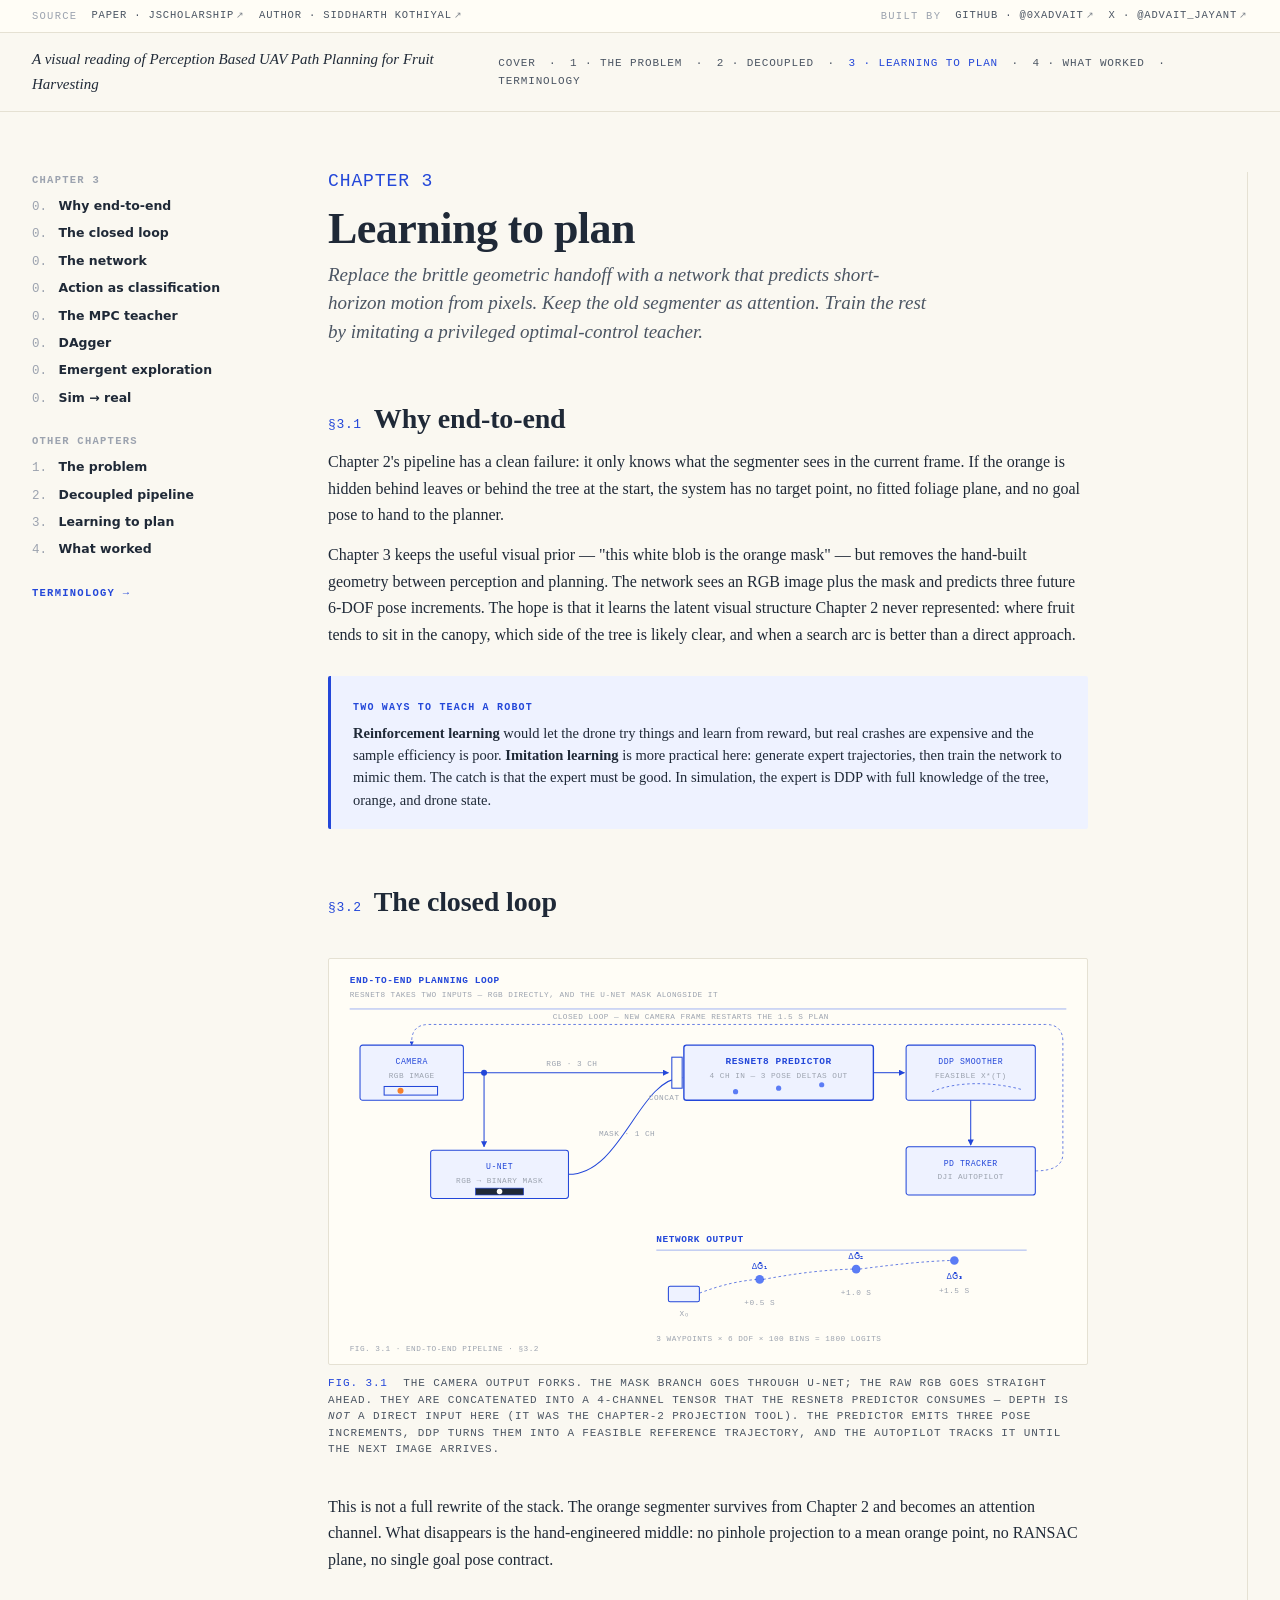
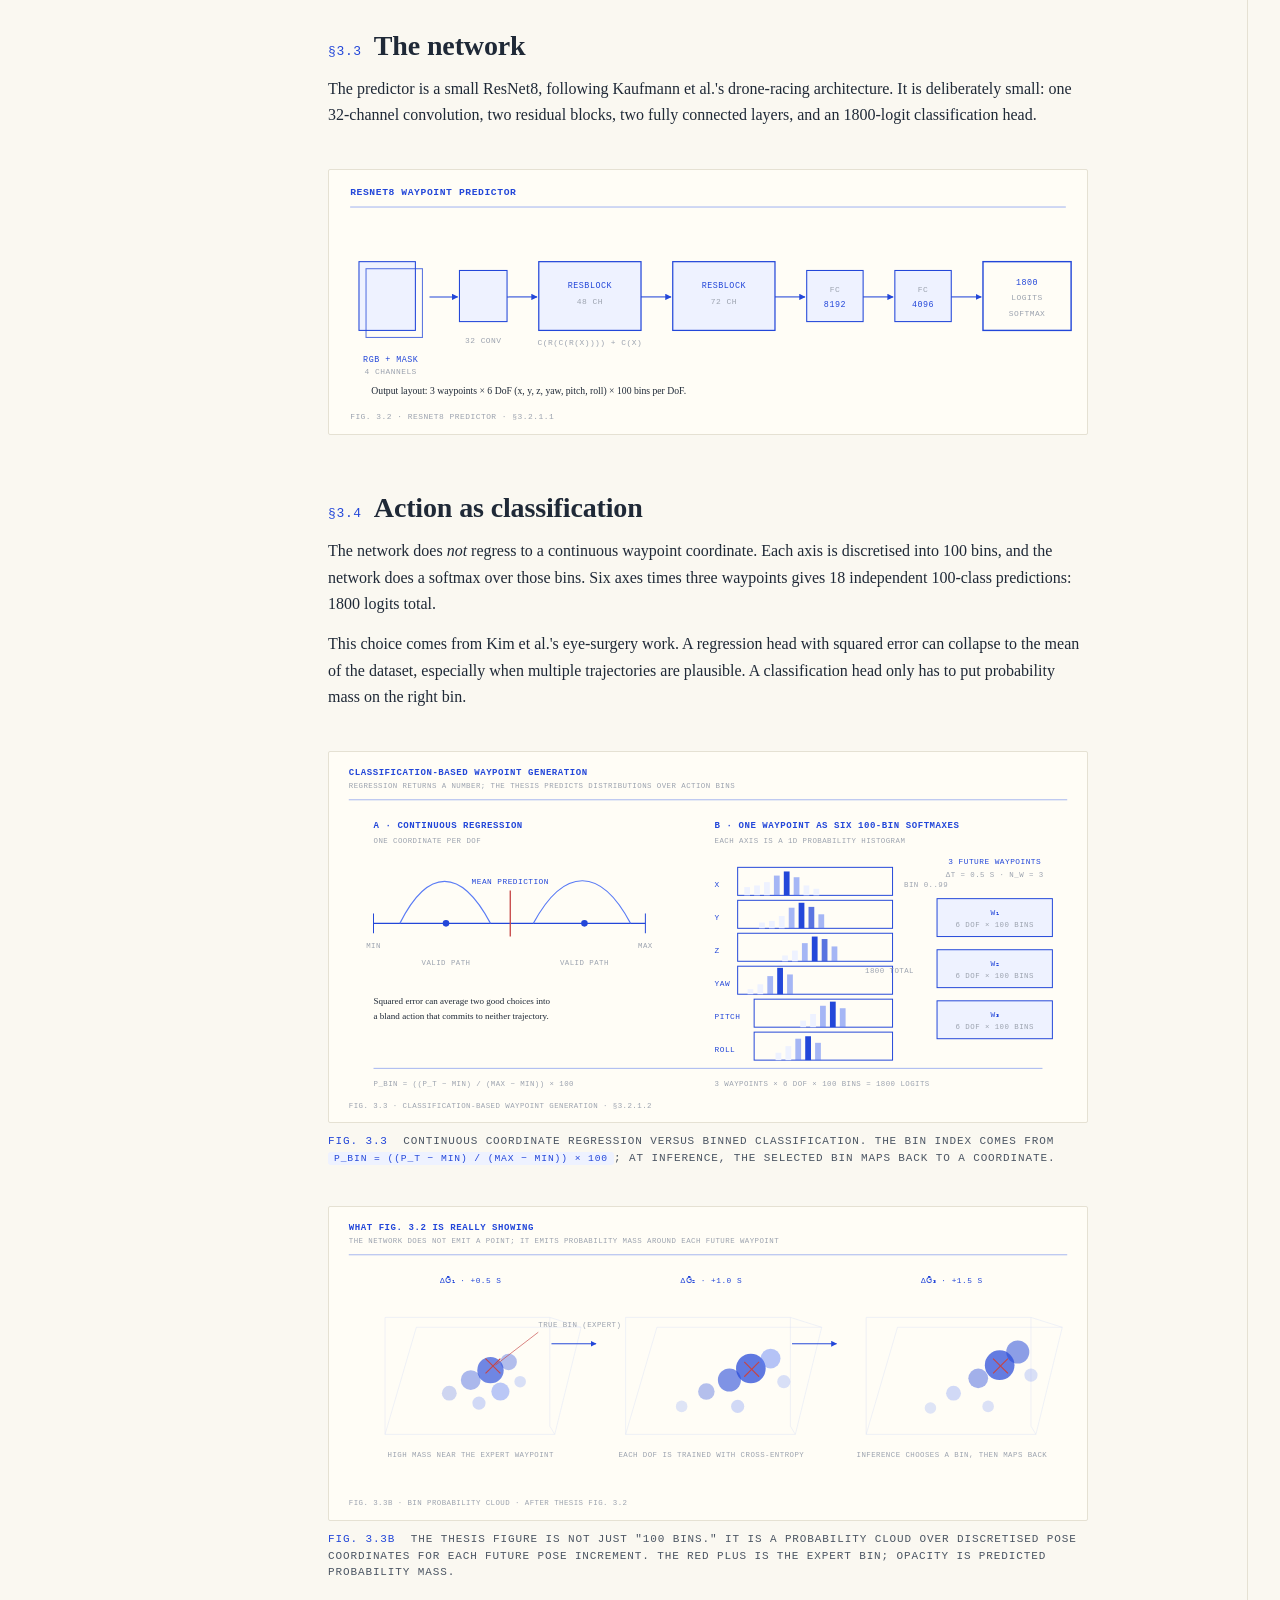
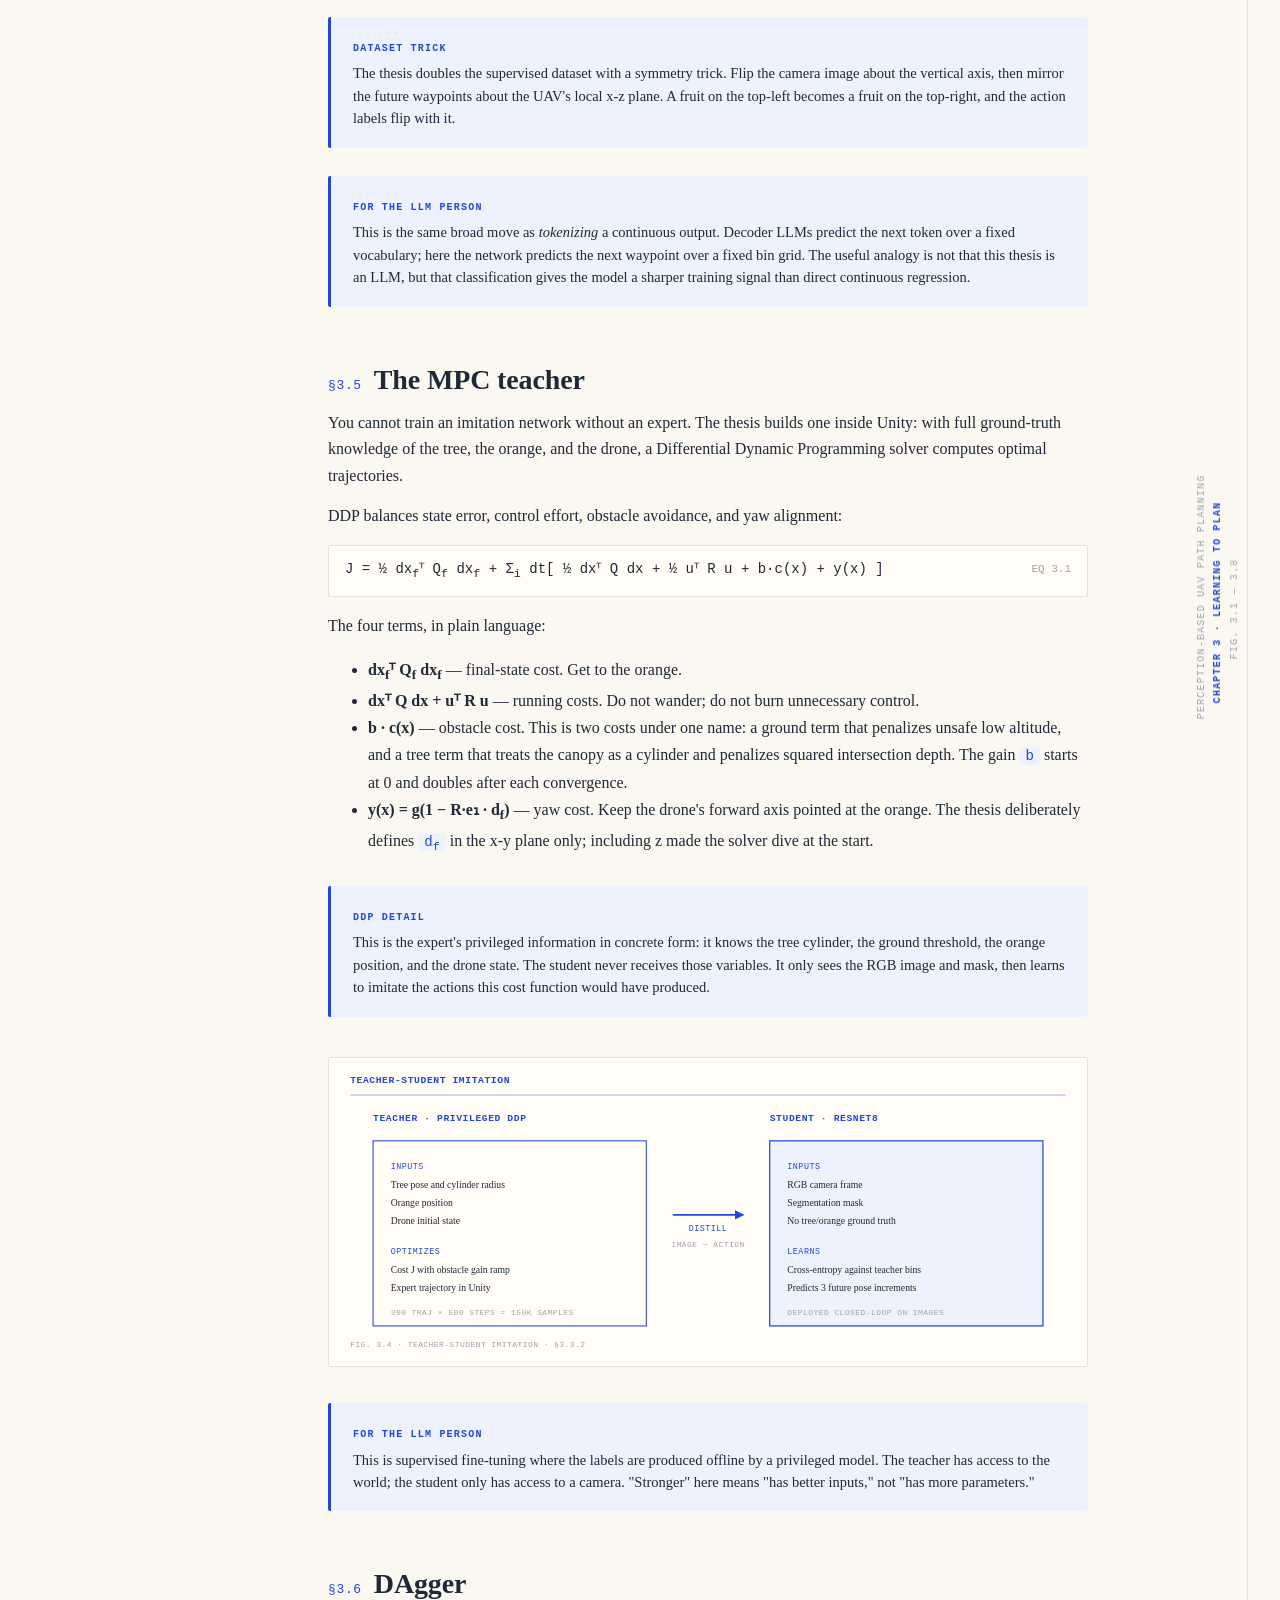
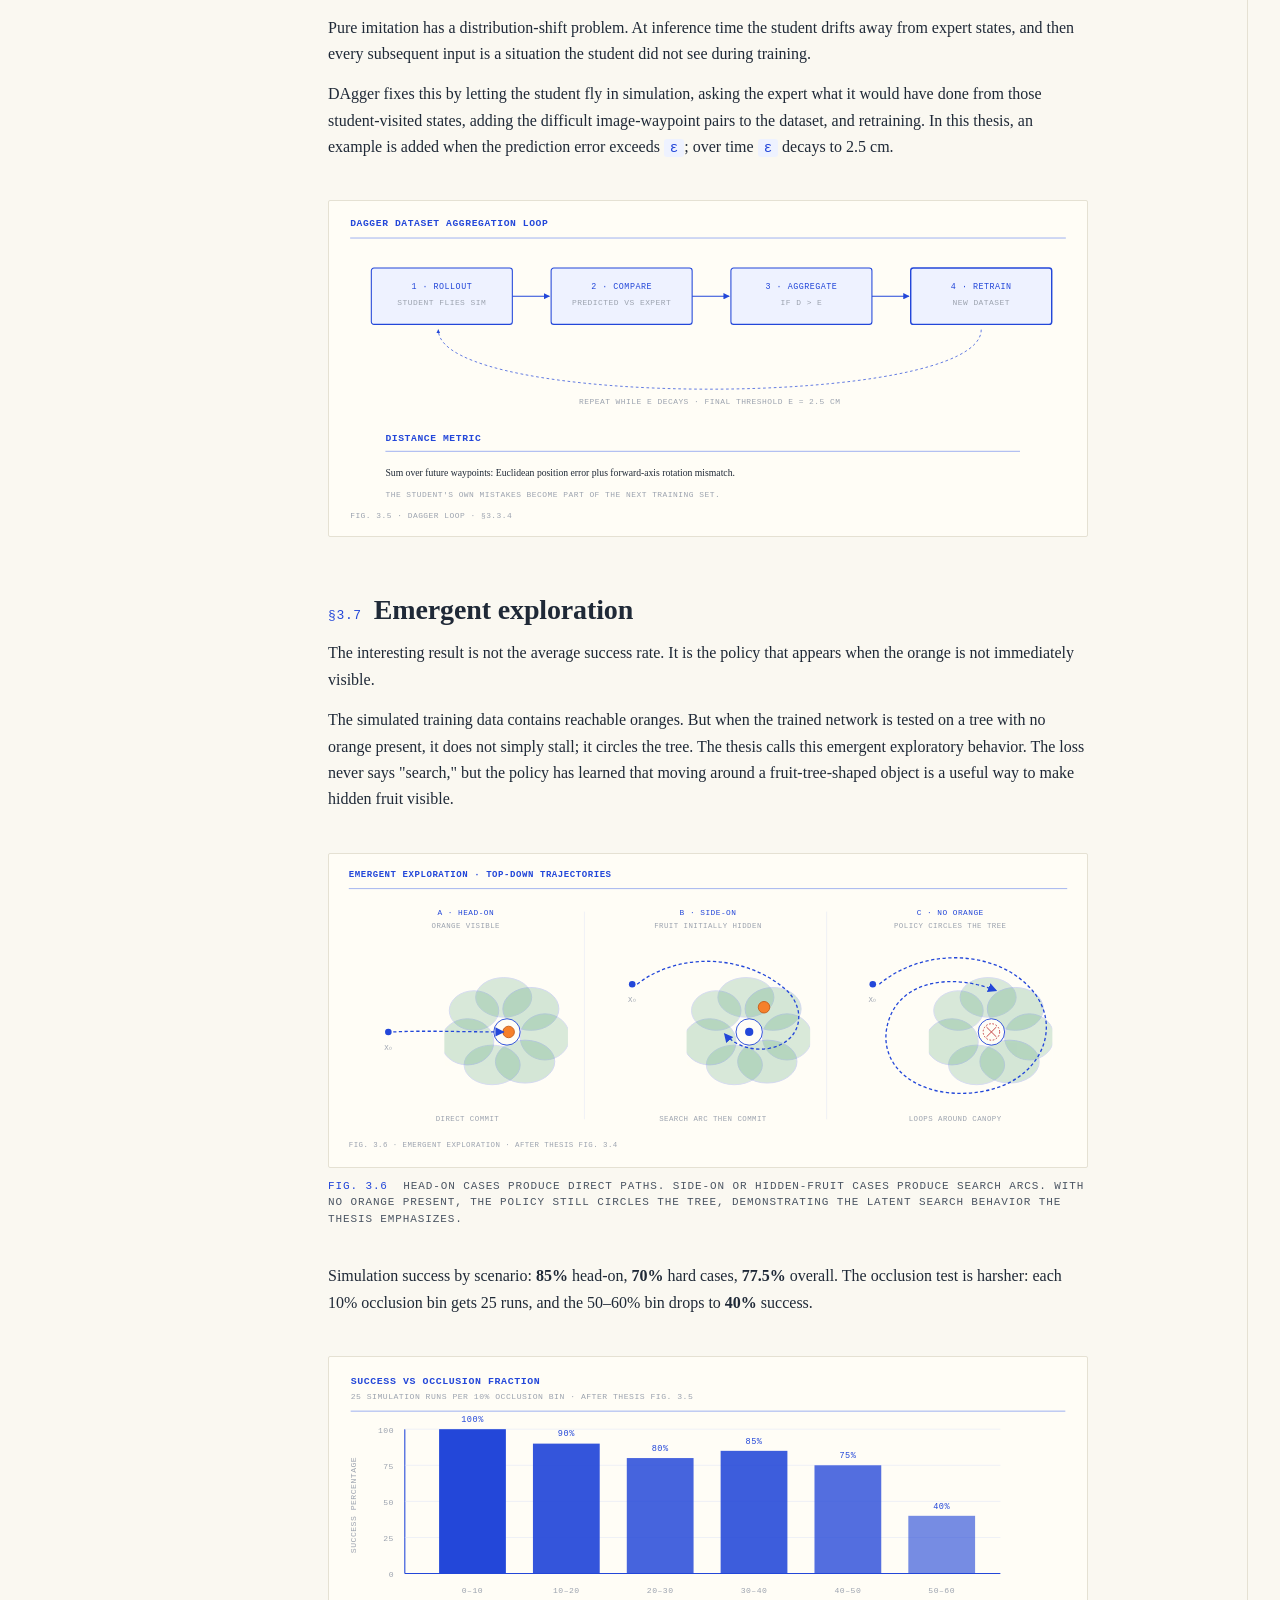
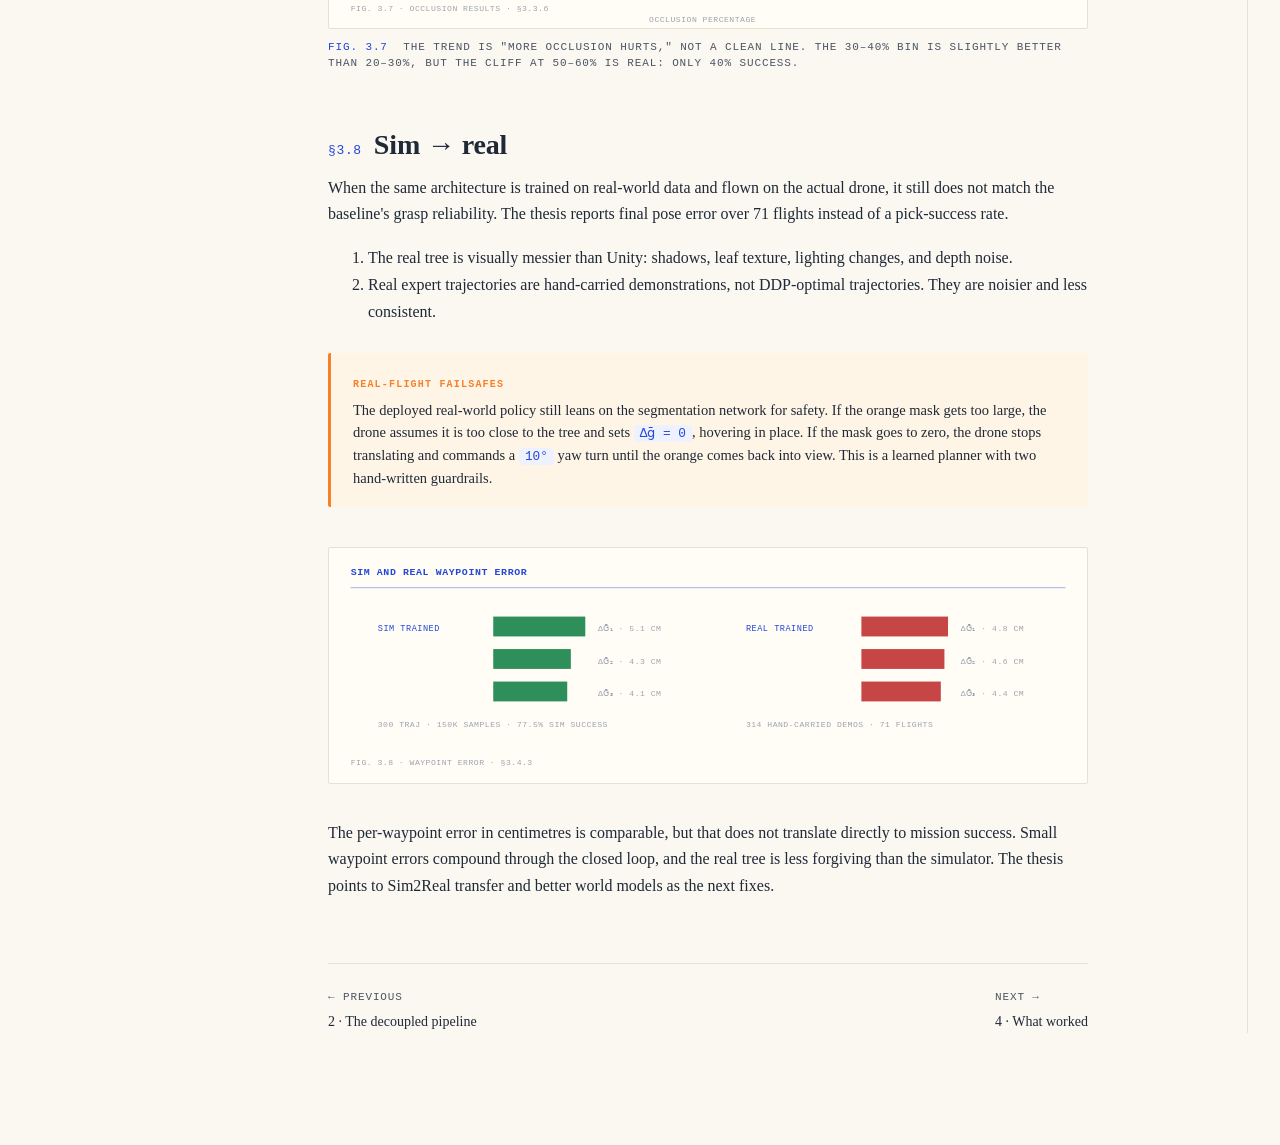
<file: chapter-3.html>
<!doctype html>
<html lang="en">
<head>
<meta charset="utf-8" />
<meta name="viewport" content="width=device-width, initial-scale=1" />
<title>3 · Learning to plan — A visual reading of Kothiyal 2021</title>
<link rel="stylesheet" href="styles.css" />
</head>
<body>

<div class="linkbar">
  <div class="group">
    <span class="lbl-tag">Source</span>
    <a href="https://jscholarship.library.jhu.edu/items/3b69ca6c-e302-4ad5-bf1e-c833dee928bd" target="_blank" rel="noopener">Paper · JScholarship<span class="arrow">↗</span></a>
    <a href="https://www.linkedin.com/in/siddharth-kothiyal/" target="_blank" rel="noopener">Author · Siddharth Kothiyal<span class="arrow">↗</span></a>
  </div>
  <div class="group">
    <span class="lbl-tag">Built by</span>
    <a href="https://github.com/0xadvait" target="_blank" rel="noopener">GitHub · @0xadvait<span class="arrow">↗</span></a>
    <a href="https://x.com/advait_jayant" target="_blank" rel="noopener">X · @advait_jayant<span class="arrow">↗</span></a>
  </div>
</div>

<header class="topbar">
  <div class="brand">A visual reading of <em>Perception Based UAV Path Planning for Fruit Harvesting</em></div>
  <div class="crumbs">
    <a href="index.html">Cover</a> ·
    <a href="chapter-1.html">1 · The problem</a> ·
    <a href="chapter-2.html">2 · Decoupled</a> ·
    <a href="chapter-3.html" class="current">3 · Learning to plan</a> ·
    <a href="chapter-4.html">4 · What worked</a> ·
    <a href="terminology.html">Terminology</a>
  </div>
</header>

<main class="shell">

  <aside class="toc">
    <h3>Chapter 3</h3>
    <ol style="counter-reset: none;">
      <li style="counter-increment: none;"><a href="#why">Why end-to-end</a></li>
      <li style="counter-increment: none;"><a href="#pipeline">The closed loop</a></li>
      <li style="counter-increment: none;"><a href="#architecture">The network</a></li>
      <li style="counter-increment: none;"><a href="#bins">Action as classification</a></li>
      <li style="counter-increment: none;"><a href="#expert">The MPC teacher</a></li>
      <li style="counter-increment: none;"><a href="#dagger">DAgger</a></li>
      <li style="counter-increment: none;"><a href="#emergent">Emergent exploration</a></li>
      <li style="counter-increment: none;"><a href="#real">Sim → real</a></li>
    </ol>
    <h3 style="margin-top:24px;">Other chapters</h3>
    <ol>
      <li><a href="chapter-1.html">The problem</a></li>
      <li><a href="chapter-2.html">Decoupled pipeline</a></li>
      <li><a href="chapter-3.html">Learning to plan</a></li>
      <li><a href="chapter-4.html">What worked</a></li>
    </ol>
    <h3 style="margin-top:24px;"><a href="terminology.html" style="color:var(--blue);">Terminology →</a></h3>
  </aside>

  <article class="content">

    <h1><span class="num">CHAPTER 3</span>Learning to plan</h1>
    <p class="deck">
      Replace the brittle geometric handoff with a network that predicts short-horizon motion from pixels. Keep the old segmenter as attention. Train the rest by imitating a privileged optimal-control teacher.
    </p>

    <!-- ============ §3.1 WHY ============ -->
    <h2 id="why"><span class="num">§3.1</span>Why end-to-end</h2>

    <p>
      Chapter 2's pipeline has a clean failure: it only knows what the segmenter sees in the current frame. If the orange is hidden behind leaves or behind the tree at the start, the system has no target point, no fitted foliage plane, and no goal pose to hand to the planner.
    </p>

    <p>
      Chapter 3 keeps the useful visual prior — "this white blob is the orange mask" — but removes the hand-built geometry between perception and planning. The network sees an RGB image plus the mask and predicts three future 6-DOF pose increments. The hope is that it learns the latent visual structure Chapter 2 never represented: where fruit tends to sit in the canopy, which side of the tree is likely clear, and when a search arc is better than a direct approach.
    </p>

    <div class="callout">
      <span class="tag">Two ways to teach a robot</span>
      <p>
        <strong>Reinforcement learning</strong> would let the drone try things and learn from reward, but real crashes are expensive and the sample efficiency is poor. <strong>Imitation learning</strong> is more practical here: generate expert trajectories, then train the network to mimic them. The catch is that the expert must be good. In simulation, the expert is DDP with full knowledge of the tree, orange, and drone state.
      </p>
    </div>

    <!-- ============ §3.2 PIPELINE ============ -->
    <h2 id="pipeline"><span class="num">§3.2</span>The closed loop</h2>

    <figure>
      <svg class="diag" viewBox="0 0 880 470" xmlns="http://www.w3.org/2000/svg">
        <defs>
          <marker id="f31-arr" viewBox="0 0 10 10" refX="9" refY="5" markerWidth="6" markerHeight="6" orient="auto">
            <path d="M 0 0 L 10 5 L 0 10 Z" class="fill"/>
          </marker>
        </defs>
        <text x="24" y="28" class="lbl-big">END-TO-END PLANNING LOOP</text>
        <text x="24" y="44" class="lbl-soft">RESNET8 TAKES TWO INPUTS — RGB DIRECTLY, AND THE U-NET MASK ALONGSIDE IT</text>
        <line x1="24" y1="58" x2="856" y2="58" class="stroke-soft"/>

        <!-- ============== CAMERA ============== -->
        <g transform="translate(36,100)">
          <rect x="0" y="0" width="120" height="64" class="stroke fill-soft" rx="3"/>
          <text x="60" y="22" class="lbl" text-anchor="middle">CAMERA</text>
          <text x="60" y="38" class="lbl-soft" text-anchor="middle">RGB IMAGE</text>
          <rect x="28" y="48" width="62" height="10" class="stroke" fill="#fffdf6"/>
          <circle cx="47" cy="53" r="3.5" fill="#f6802b"/>
        </g>

        <!-- branch junction (small dot) just to the right of CAMERA, vertically centred -->
        <line x1="156" y1="132" x2="180" y2="132" class="stroke"/>
        <circle cx="180" cy="132" r="3.5" class="fill"/>

        <!-- ============== RGB BYPASS — straight to ResNet8 ============== -->
        <line x1="180" y1="132" x2="394" y2="132" class="stroke" marker-end="url(#f31-arr)"/>
        <text x="282" y="124" class="lbl-soft" text-anchor="middle">RGB · 3 CH</text>

        <!-- ============== U-NET DETOUR — branches DOWN, makes mask, comes back UP ============== -->
        <path d="M 180 132 L 180 218" class="stroke" fill="none" marker-end="url(#f31-arr)"/>
        <g transform="translate(118,222)">
          <rect x="0" y="0" width="160" height="56" class="stroke fill-soft" rx="3"/>
          <text x="80" y="22" class="lbl" text-anchor="middle">U-NET</text>
          <text x="80" y="38" class="lbl-soft" text-anchor="middle">RGB → BINARY MASK</text>
          <rect x="52" y="44" width="56" height="8" fill="#1f2937" stroke="#2347d9" stroke-width="0.7"/>
          <circle cx="80" cy="48" r="3.2" fill="#fffdf6"/>
        </g>
        <!-- up-and-over arm: U-Net right edge → ResNet8 left edge, joining BELOW the bypass -->
        <path d="M 278 250 C 340 250 360 138 410 138" class="stroke" fill="none" marker-end="url(#f31-arr)"/>
        <text x="346" y="206" class="lbl-soft" text-anchor="middle">MASK · 1 CH</text>

        <!-- ============== CONCATENATION marker ============== -->
        <g transform="translate(404,118)">
          <rect x="-6" y="-4" width="12" height="36" stroke="#2347d9" fill="#fffdf6" stroke-width="1.2"/>
          <text x="0" y="46" class="lbl-soft" text-anchor="middle">CONCAT 4 CH</text>
        </g>

        <!-- ============== RESNET8 ============== -->
        <g transform="translate(412,100)">
          <rect x="0" y="0" width="220" height="64" stroke="#2347d9" fill="#eef2ff" stroke-width="1.6" rx="3"/>
          <text x="110" y="22" class="lbl-big" text-anchor="middle">RESNET8 PREDICTOR</text>
          <text x="110" y="38" class="lbl-soft" text-anchor="middle">4 CH IN — 3 POSE DELTAS OUT</text>
          <circle cx="60" cy="54" r="3" fill="#5b7cf5"/>
          <circle cx="110" cy="50" r="3" fill="#5b7cf5"/>
          <circle cx="160" cy="46" r="3" fill="#5b7cf5"/>
        </g>

        <line x1="632" y1="132" x2="668" y2="132" class="stroke" marker-end="url(#f31-arr)"/>

        <!-- ============== DDP ============== -->
        <g transform="translate(670,100)">
          <rect x="0" y="0" width="150" height="64" class="stroke fill-soft" rx="3"/>
          <text x="75" y="22" class="lbl" text-anchor="middle">DDP SMOOTHER</text>
          <text x="75" y="38" class="lbl-soft" text-anchor="middle">FEASIBLE x*(t)</text>
          <path d="M 30 54 C 58 42 100 42 136 52" class="dashed"/>
        </g>
        <line x1="745" y1="164" x2="745" y2="216" class="stroke" marker-end="url(#f31-arr)"/>

        <!-- ============== PD ============== -->
        <g transform="translate(670,218)">
          <rect x="0" y="0" width="150" height="56" class="stroke fill-soft" rx="3"/>
          <text x="75" y="22" class="lbl" text-anchor="middle">PD TRACKER</text>
          <text x="75" y="38" class="lbl-soft" text-anchor="middle">DJI AUTOPILOT</text>
        </g>

        <!-- ============== Closed-loop arrow back to camera (routed OVER THE TOP, away from the network-output panel below) ============== -->
        <path d="M 820 246 Q 852 246 852 226 L 852 96 Q 852 76 832 76 L 116 76 Q 96 76 96 96 L 96 100" class="dashed" fill="none" marker-end="url(#f31-arr)"/>
        <text x="420" y="70" class="lbl-soft" text-anchor="middle">CLOSED LOOP — NEW CAMERA FRAME RESTARTS THE 1.5 S PLAN</text>

        <!-- ============== Network output mini-chart (right side, below DDP/PD) ============== -->
        <g transform="translate(380,328)">
          <text x="0" y="0" class="lbl-big">NETWORK OUTPUT</text>
          <line x1="0" y1="10" x2="430" y2="10" class="stroke-soft"/>
          <rect x="14" y="52" width="36" height="18" class="stroke fill-soft" rx="2"/>
          <text x="32" y="86" class="lbl-soft" text-anchor="middle">x₀</text>
          <circle cx="120" cy="44" r="5" fill="#5b7cf5"/>
          <text x="120" y="32" class="lbl" text-anchor="middle">Δḡ₁</text>
          <text x="120" y="74" class="lbl-soft" text-anchor="middle">+0.5 S</text>
          <circle cx="232" cy="32" r="5" fill="#5b7cf5"/>
          <text x="232" y="20" class="lbl" text-anchor="middle">Δḡ₂</text>
          <text x="232" y="62" class="lbl-soft" text-anchor="middle">+1.0 S</text>
          <circle cx="346" cy="22" r="5" fill="#5b7cf5"/>
          <text x="346" y="44" class="lbl" text-anchor="middle">Δḡ₃</text>
          <text x="346" y="60" class="lbl-soft" text-anchor="middle">+1.5 S</text>
          <path d="M 50 60 C 76 50 96 46 116 44" class="dashed"/>
          <path d="M 124 44 C 168 36 196 33 228 32" class="dashed"/>
          <path d="M 236 32 C 282 26 312 23 342 22" class="dashed"/>
          <text x="0" y="116" class="lbl-soft">3 WAYPOINTS × 6 DOF × 100 BINS = 1800 LOGITS</text>
        </g>

        <text x="24" y="455" class="lbl-soft">FIG. 3.1 · END-TO-END PIPELINE · §3.2</text>
      </svg>
      <figcaption>
        <span class="figno">FIG. 3.1</span> The camera output forks. The mask branch goes through U-Net; the raw RGB goes straight ahead. They are concatenated into a 4-channel tensor that the ResNet8 predictor consumes — depth is <em>not</em> a direct input here (it was the chapter-2 projection tool). The predictor emits three pose increments, DDP turns them into a feasible reference trajectory, and the autopilot tracks it until the next image arrives.
      </figcaption>
    </figure>

    <p>
      <!-- Codex improvement: make the lineage from Chapter 2 explicit. -->
      This is not a full rewrite of the stack. The orange segmenter survives from Chapter 2 and becomes an attention channel. What disappears is the hand-engineered middle: no pinhole projection to a mean orange point, no RANSAC plane, no single goal pose contract.
    </p>

    <!-- ============ §3.3 ARCHITECTURE ============ -->
    <h2 id="architecture"><span class="num">§3.3</span>The network</h2>

    <p>
      The predictor is a small ResNet8, following Kaufmann et al.'s drone-racing architecture. It is deliberately small: one 32-channel convolution, two residual blocks, two fully connected layers, and an 1800-logit classification head.
    </p>

    <figure>
      <svg class="diag" viewBox="0 0 860 300" xmlns="http://www.w3.org/2000/svg">
        <defs>
          <marker id="f32-arr" viewBox="0 0 10 10" refX="9" refY="5" markerWidth="6" markerHeight="6" orient="auto">
            <path d="M 0 0 L 10 5 L 0 10 Z" class="fill"/>
          </marker>
        </defs>
        <text x="24" y="28" class="lbl-big">RESNET8 WAYPOINT PREDICTOR</text>
        <line x1="24" y1="42" x2="836" y2="42" class="stroke-soft"/>
        <g transform="translate(34,104)">
          <rect x="0" y="0" width="64" height="78" class="stroke fill-soft"/>
          <rect x="8" y="8" width="64" height="78" class="stroke" fill="#fffdf6" opacity="0.75"/>
          <text x="36" y="114" class="lbl" text-anchor="middle">RGB + MASK</text>
          <text x="36" y="128" class="lbl-soft" text-anchor="middle">4 CHANNELS</text>
          <line x1="80" y1="40" x2="112" y2="40" class="stroke" marker-end="url(#f32-arr)"/>
          <rect x="114" y="10" width="54" height="58" class="stroke fill-soft"/>
          <text x="141" y="92" class="lbl-soft" text-anchor="middle">32 CONV</text>
          <line x1="168" y1="40" x2="202" y2="40" class="stroke" marker-end="url(#f32-arr)"/>
          <rect x="204" y="0" width="116" height="78" stroke="#2347d9" fill="#eef2ff" stroke-width="1.4"/>
          <text x="262" y="30" class="lbl" text-anchor="middle">RESBLOCK</text>
          <text x="262" y="48" class="lbl-soft" text-anchor="middle">48 CH</text>
          <text x="262" y="94" class="lbl-soft" text-anchor="middle">C(R(C(R(x)))) + C(x)</text>
          <line x1="320" y1="40" x2="354" y2="40" class="stroke" marker-end="url(#f32-arr)"/>
          <rect x="356" y="0" width="116" height="78" stroke="#2347d9" fill="#eef2ff" stroke-width="1.4"/>
          <text x="414" y="30" class="lbl" text-anchor="middle">RESBLOCK</text>
          <text x="414" y="48" class="lbl-soft" text-anchor="middle">72 CH</text>
          <line x1="472" y1="40" x2="506" y2="40" class="stroke" marker-end="url(#f32-arr)"/>
          <rect x="508" y="10" width="64" height="58" class="stroke fill-soft"/>
          <text x="540" y="34" class="lbl-soft" text-anchor="middle">FC</text><text x="540" y="52" class="lbl" text-anchor="middle">8192</text>
          <line x1="572" y1="40" x2="606" y2="40" class="stroke" marker-end="url(#f32-arr)"/>
          <rect x="608" y="10" width="64" height="58" class="stroke fill-soft"/>
          <text x="640" y="34" class="lbl-soft" text-anchor="middle">FC</text><text x="640" y="52" class="lbl" text-anchor="middle">4096</text>
          <line x1="672" y1="40" x2="706" y2="40" class="stroke" marker-end="url(#f32-arr)"/>
          <rect x="708" y="0" width="100" height="78" stroke="#2347d9" fill="#fffdf6" stroke-width="1.6"/>
          <text x="758" y="26" class="lbl" text-anchor="middle">1800</text>
          <text x="758" y="44" class="lbl-soft" text-anchor="middle">LOGITS</text>
          <text x="758" y="62" class="lbl-soft" text-anchor="middle">SOFTMAX</text>
        </g>
        <text x="48" y="254" class="body">Output layout: 3 waypoints × 6 DoF (x, y, z, yaw, pitch, roll) × 100 bins per DoF.</text>
        <text x="24" y="282" class="lbl-soft">FIG. 3.2 · RESNET8 PREDICTOR · §3.2.1.1</text>
      </svg>
    </figure>

    <!-- ============ §3.4 BINS ============ -->
    <h2 id="bins"><span class="num">§3.4</span>Action as classification</h2>

    <p>
      The network does <em>not</em> regress to a continuous waypoint coordinate. Each axis is discretised into 100 bins, and the network does a softmax over those bins. Six axes times three waypoints gives 18 independent 100-class predictions: 1800 logits total.
    </p>

    <p>
      This choice comes from Kim et al.'s eye-surgery work. A regression head with squared error can collapse to the mean of the dataset, especially when multiple trajectories are plausible. A classification head only has to put probability mass on the right bin.
    </p>

    <figure>
      <svg class="diag" viewBox="0 0 920 450" xmlns="http://www.w3.org/2000/svg">
        <text x="24" y="28" class="lbl-big">CLASSIFICATION-BASED WAYPOINT GENERATION</text>
        <text x="24" y="44" class="lbl-soft">REGRESSION RETURNS A NUMBER; THE THESIS PREDICTS DISTRIBUTIONS OVER ACTION BINS</text>
        <line x1="24" y1="58" x2="896" y2="58" class="stroke-soft"/>

        <g transform="translate(54,92)">
          <text x="0" y="0" class="lbl-big">A · CONTINUOUS REGRESSION</text>
          <text x="0" y="18" class="lbl-soft">ONE COORDINATE PER DOF</text>
          <line x1="0" y1="116" x2="330" y2="116" class="stroke-2"/>
          <line x1="0" y1="104" x2="0" y2="128" class="stroke"/>
          <line x1="330" y1="104" x2="330" y2="128" class="stroke"/>
          <text x="0" y="146" class="lbl-soft" text-anchor="middle">min</text>
          <text x="330" y="146" class="lbl-soft" text-anchor="middle">max</text>
          <path d="M 32 116 C 66 48 106 48 142 116" stroke="#5b7cf5" fill="none" stroke-width="1.4"/>
          <path d="M 194 116 C 232 46 276 48 312 116" stroke="#5b7cf5" fill="none" stroke-width="1.4"/>
          <line x1="166" y1="76" x2="166" y2="132" stroke="#c64545" stroke-width="1.6"/>
          <text x="166" y="68" class="lbl" fill="#c64545" text-anchor="middle">MEAN PREDICTION</text>
          <circle cx="88" cy="116" r="4" fill="#2347d9"/>
          <circle cx="256" cy="116" r="4" fill="#2347d9"/>
          <text x="88" y="166" class="lbl-soft" text-anchor="middle">VALID PATH</text>
          <text x="256" y="166" class="lbl-soft" text-anchor="middle">VALID PATH</text>
          <text x="0" y="214" class="body">Squared error can average two good choices into</text>
          <text x="0" y="232" class="body">a bland action that commits to neither trajectory.</text>
        </g>

        <g transform="translate(468,92)">
          <text x="0" y="0" class="lbl-big">B · ONE WAYPOINT AS SIX 100-BIN SOFTMAXES</text>
          <text x="0" y="18" class="lbl-soft">EACH AXIS IS A 1D PROBABILITY HISTOGRAM</text>
          <g transform="translate(0,48)">
            <text x="0" y="24" class="lbl">x</text>
            <rect x="28" y="0" width="188" height="34" class="stroke" fill="#fffdf6"/>
            <rect x="36" y="24" width="7" height="10" fill="#eef2ff"/><rect x="48" y="22" width="7" height="12" fill="#eef2ff"/><rect x="60" y="18" width="7" height="16" fill="#eef2ff"/><rect x="72" y="10" width="7" height="24" fill="#5b7cf5" opacity="0.55"/><rect x="84" y="5" width="7" height="29" fill="#2347d9"/><rect x="96" y="12" width="7" height="22" fill="#5b7cf5" opacity="0.55"/><rect x="108" y="22" width="7" height="12" fill="#eef2ff"/><rect x="120" y="26" width="7" height="8" fill="#eef2ff"/>
            <text x="230" y="24" class="lbl-soft">BIN 0..99</text>
          </g>
          <g transform="translate(0,88)">
            <text x="0" y="24" class="lbl">y</text>
            <rect x="28" y="0" width="188" height="34" class="stroke" fill="#fffdf6"/>
            <rect x="54" y="27" width="7" height="7" fill="#eef2ff"/><rect x="66" y="25" width="7" height="9" fill="#eef2ff"/><rect x="78" y="19" width="7" height="15" fill="#eef2ff"/><rect x="90" y="9" width="7" height="25" fill="#5b7cf5" opacity="0.55"/><rect x="102" y="3" width="7" height="31" fill="#2347d9"/><rect x="114" y="8" width="7" height="26" fill="#2347d9" opacity="0.75"/><rect x="126" y="17" width="7" height="17" fill="#5b7cf5" opacity="0.55"/>
          </g>
          <g transform="translate(0,128)">
            <text x="0" y="24" class="lbl">z</text>
            <rect x="28" y="0" width="188" height="34" class="stroke" fill="#fffdf6"/>
            <rect x="82" y="27" width="7" height="7" fill="#eef2ff"/><rect x="94" y="21" width="7" height="13" fill="#eef2ff"/><rect x="106" y="12" width="7" height="22" fill="#5b7cf5" opacity="0.55"/><rect x="118" y="4" width="7" height="30" fill="#2347d9"/><rect x="130" y="7" width="7" height="27" fill="#2347d9" opacity="0.75"/><rect x="142" y="16" width="7" height="18" fill="#5b7cf5" opacity="0.55"/>
          </g>
          <g transform="translate(0,168)">
            <text x="0" y="24" class="lbl">yaw</text>
            <rect x="28" y="0" width="188" height="34" class="stroke" fill="#fffdf6"/>
            <rect x="40" y="28" width="7" height="6" fill="#eef2ff"/><rect x="52" y="22" width="7" height="12" fill="#eef2ff"/><rect x="64" y="12" width="7" height="22" fill="#5b7cf5" opacity="0.55"/><rect x="76" y="2" width="7" height="32" fill="#2347d9"/><rect x="88" y="10" width="7" height="24" fill="#5b7cf5" opacity="0.55"/>
          </g>
          <g transform="translate(0,208)">
            <text x="0" y="24" class="lbl">pitch</text>
            <rect x="48" y="0" width="168" height="34" class="stroke" fill="#fffdf6"/>
            <rect x="104" y="26" width="7" height="8" fill="#eef2ff"/><rect x="116" y="18" width="7" height="16" fill="#eef2ff"/><rect x="128" y="8" width="7" height="26" fill="#5b7cf5" opacity="0.55"/><rect x="140" y="3" width="7" height="31" fill="#2347d9"/><rect x="152" y="11" width="7" height="23" fill="#5b7cf5" opacity="0.55"/>
          </g>
          <g transform="translate(0,248)">
            <text x="0" y="24" class="lbl">roll</text>
            <rect x="48" y="0" width="168" height="34" class="stroke" fill="#fffdf6"/>
            <rect x="74" y="25" width="7" height="9" fill="#eef2ff"/><rect x="86" y="17" width="7" height="17" fill="#eef2ff"/><rect x="98" y="8" width="7" height="26" fill="#5b7cf5" opacity="0.55"/><rect x="110" y="5" width="7" height="29" fill="#2347d9"/><rect x="122" y="13" width="7" height="21" fill="#5b7cf5" opacity="0.55"/>
          </g>
        </g>

        <g transform="translate(738,136)">
          <text x="70" y="0" class="lbl" text-anchor="middle">3 FUTURE WAYPOINTS</text>
          <text x="70" y="16" class="lbl-soft" text-anchor="middle">Δt = 0.5 S · N_w = 3</text>
          <rect x="0" y="42" width="140" height="46" class="stroke fill-soft"/>
          <text x="70" y="62" class="lbl" text-anchor="middle">W₁</text>
          <text x="70" y="76" class="lbl-soft" text-anchor="middle">6 DOF × 100 BINS</text>
          <rect x="0" y="104" width="140" height="46" class="stroke fill-soft"/>
          <text x="70" y="124" class="lbl" text-anchor="middle">W₂</text>
          <text x="70" y="138" class="lbl-soft" text-anchor="middle">6 DOF × 100 BINS</text>
          <rect x="0" y="166" width="140" height="46" class="stroke fill-soft"/>
          <text x="70" y="186" class="lbl" text-anchor="middle">W₃</text>
          <text x="70" y="200" class="lbl-soft" text-anchor="middle">6 DOF × 100 BINS</text>
          <text x="-28" y="132" class="lbl-soft" text-anchor="end">1800 TOTAL</text>
        </g>

        <g transform="translate(54,384)">
          <line x1="0" y1="0" x2="812" y2="0" class="stroke-soft"/>
          <text x="0" y="22" class="lbl-soft">p_bin = ((p_t − min) / (max − min)) × 100</text>
          <text x="414" y="22" class="lbl-soft">3 WAYPOINTS × 6 DOF × 100 BINS = 1800 LOGITS</text>
        </g>
        <text x="24" y="432" class="lbl-soft">FIG. 3.3 · CLASSIFICATION-BASED WAYPOINT GENERATION · §3.2.1.2</text>
      </svg>
      <figcaption>
        <span class="figno">FIG. 3.3</span> Continuous coordinate regression versus binned classification. The bin index comes from <span class="math-inline">p_bin = ((p_t − min) / (max − min)) × 100</span>; at inference, the selected bin maps back to a coordinate.
      </figcaption>
    </figure>

    <!-- Codex improvement: add a visual analogue of thesis Fig. 3.2's bin-probability cloud. -->
    <figure>
      <svg class="diag" viewBox="0 0 920 380" xmlns="http://www.w3.org/2000/svg">
        <defs>
          <marker id="f33b-arr" viewBox="0 0 10 10" refX="9" refY="5" markerWidth="6" markerHeight="6" orient="auto">
            <path d="M 0 0 L 10 5 L 0 10 Z" class="fill"/>
          </marker>
        </defs>
        <text x="24" y="28" class="lbl-big">WHAT FIG. 3.2 IS REALLY SHOWING</text>
        <text x="24" y="44" class="lbl-soft">THE NETWORK DOES NOT EMIT A POINT; IT EMITS PROBABILITY MASS AROUND EACH FUTURE WAYPOINT</text>
        <line x1="24" y1="58" x2="896" y2="58" class="stroke-soft"/>

        <g transform="translate(54,92)">
          <text x="118" y="0" class="lbl" text-anchor="middle">Δḡ₁ · +0.5 S</text>
          <line x1="14" y1="184" x2="220" y2="184" class="grid"/>
          <line x1="14" y1="184" x2="52" y2="54" class="grid"/>
          <line x1="14" y1="184" x2="14" y2="42" class="grid"/>
          <path d="M 52 54 L 252 54 L 220 184" class="grid"/>
          <path d="M 14 42 L 214 42 L 252 54" class="grid"/>
          <path d="M 214 42 L 214 174 L 220 184" class="grid"/>
          <circle cx="92" cy="134" r="9" fill="#2347d9" opacity="0.22"/><circle cx="118" cy="118" r="12" fill="#2347d9" opacity="0.38"/><circle cx="142" cy="106" r="16" fill="#2347d9" opacity="0.65"/><circle cx="164" cy="96" r="10" fill="#2347d9" opacity="0.35"/>
          <circle cx="128" cy="146" r="8" fill="#5b7cf5" opacity="0.28"/><circle cx="154" cy="132" r="11" fill="#5b7cf5" opacity="0.42"/><circle cx="178" cy="120" r="7" fill="#5b7cf5" opacity="0.24"/>
          <line x1="136" y1="92" x2="154" y2="110" stroke="#c64545" stroke-width="1.4"/>
          <line x1="154" y1="92" x2="136" y2="110" stroke="#c64545" stroke-width="1.4"/>
          <line x1="148" y1="100" x2="200" y2="60" stroke="#c64545" stroke-width="0.8"/>
          <text x="200" y="54" class="lbl-soft" fill="#c64545">TRUE BIN (EXPERT)</text>
          <text x="118" y="212" class="lbl-soft" text-anchor="middle">HIGH MASS NEAR THE EXPERT WAYPOINT</text>
        </g>

        <g transform="translate(346,92)">
          <text x="118" y="0" class="lbl" text-anchor="middle">Δḡ₂ · +1.0 S</text>
          <line x1="14" y1="184" x2="220" y2="184" class="grid"/>
          <line x1="14" y1="184" x2="52" y2="54" class="grid"/>
          <line x1="14" y1="184" x2="14" y2="42" class="grid"/>
          <path d="M 52 54 L 252 54 L 220 184" class="grid"/>
          <path d="M 14 42 L 214 42 L 252 54" class="grid"/>
          <path d="M 214 42 L 214 174 L 220 184" class="grid"/>
          <circle cx="82" cy="150" r="7" fill="#5b7cf5" opacity="0.2"/><circle cx="112" cy="132" r="10" fill="#2347d9" opacity="0.34"/><circle cx="140" cy="118" r="14" fill="#2347d9" opacity="0.58"/><circle cx="166" cy="104" r="18" fill="#2347d9" opacity="0.72"/>
          <circle cx="190" cy="92" r="12" fill="#5b7cf5" opacity="0.45"/><circle cx="206" cy="120" r="8" fill="#5b7cf5" opacity="0.24"/><circle cx="150" cy="150" r="8" fill="#5b7cf5" opacity="0.28"/>
          <line x1="158" y1="96" x2="176" y2="114" stroke="#c64545" stroke-width="1.4"/>
          <line x1="176" y1="96" x2="158" y2="114" stroke="#c64545" stroke-width="1.4"/>
          <text x="118" y="212" class="lbl-soft" text-anchor="middle">EACH DOF IS TRAINED WITH CROSS-ENTROPY</text>
        </g>

        <g transform="translate(638,92)">
          <text x="118" y="0" class="lbl" text-anchor="middle">Δḡ₃ · +1.5 S</text>
          <line x1="14" y1="184" x2="220" y2="184" class="grid"/>
          <line x1="14" y1="184" x2="52" y2="54" class="grid"/>
          <line x1="14" y1="184" x2="14" y2="42" class="grid"/>
          <path d="M 52 54 L 252 54 L 220 184" class="grid"/>
          <path d="M 14 42 L 214 42 L 252 54" class="grid"/>
          <path d="M 214 42 L 214 174 L 220 184" class="grid"/>
          <circle cx="92" cy="152" r="7" fill="#5b7cf5" opacity="0.2"/><circle cx="120" cy="134" r="9" fill="#5b7cf5" opacity="0.28"/><circle cx="150" cy="116" r="12" fill="#2347d9" opacity="0.42"/><circle cx="176" cy="100" r="18" fill="#2347d9" opacity="0.70"/>
          <circle cx="198" cy="84" r="14" fill="#2347d9" opacity="0.52"/><circle cx="214" cy="112" r="8" fill="#5b7cf5" opacity="0.24"/><circle cx="162" cy="150" r="7" fill="#5b7cf5" opacity="0.22"/>
          <line x1="168" y1="92" x2="186" y2="110" stroke="#c64545" stroke-width="1.4"/>
          <line x1="186" y1="92" x2="168" y2="110" stroke="#c64545" stroke-width="1.4"/>
          <text x="118" y="212" class="lbl-soft" text-anchor="middle">INFERENCE CHOOSES A BIN, THEN MAPS BACK</text>
        </g>

        <line x1="270" y1="166" x2="324" y2="166" class="stroke" marker-end="url(#f33b-arr)"/>
        <line x1="562" y1="166" x2="616" y2="166" class="stroke" marker-end="url(#f33b-arr)"/>
        <text x="24" y="362" class="lbl-soft">FIG. 3.3B · BIN PROBABILITY CLOUD · AFTER THESIS FIG. 3.2</text>
      </svg>
      <figcaption>
        <span class="figno">FIG. 3.3B</span> The thesis figure is not just "100 bins." It is a probability cloud over discretised pose coordinates for each future pose increment. The red plus is the expert bin; opacity is predicted probability mass.
      </figcaption>
    </figure>

    <div class="callout">
      <span class="tag">Dataset trick</span>
      <p>
        <!-- Codex improvement: add the missing §3.2.1.3 augmentation detail. -->
        The thesis doubles the supervised dataset with a symmetry trick. Flip the camera image about the vertical axis, then mirror the future waypoints about the UAV's local x-z plane. A fruit on the top-left becomes a fruit on the top-right, and the action labels flip with it.
      </p>
    </div>

    <div class="callout">
      <span class="tag">For the LLM person</span>
      <p>
        <!-- Codex improvement: keep the analogy without over-claiming exact VLA tokenizer mechanics. -->
        This is the same broad move as <em>tokenizing</em> a continuous output. Decoder LLMs predict the next token over a fixed vocabulary; here the network predicts the next waypoint over a fixed bin grid. The useful analogy is not that this thesis is an LLM, but that classification gives the model a sharper training signal than direct continuous regression.
      </p>
    </div>

    <!-- ============ §3.5 EXPERT ============ -->
    <h2 id="expert"><span class="num">§3.5</span>The MPC teacher</h2>

    <p>
      You cannot train an imitation network without an expert. The thesis builds one inside Unity: with full ground-truth knowledge of the tree, the orange, and the drone, a Differential Dynamic Programming solver computes optimal trajectories.
    </p>

    <p>
      DDP balances state error, control effort, obstacle avoidance, and yaw alignment:
    </p>

    <div class="eq" style="text-align:left;">
      J = ½ dx<sub>f</sub>ᵀ Q<sub>f</sub> dx<sub>f</sub> + Σ<sub>i</sub> dt[ ½ dxᵀ Q dx + ½ uᵀ R u + b·c(x) + y(x) ]
      <span class="lbl">EQ 3.1</span>
    </div>

    <p>The four terms, in plain language:</p>
    <ul style="line-height:1.7;">
      <li><strong>dx<sub>f</sub>ᵀ Q<sub>f</sub> dx<sub>f</sub></strong> — final-state cost. Get to the orange.</li>
      <li><strong>dxᵀ Q dx + uᵀ R u</strong> — running costs. Do not wander; do not burn unnecessary control.</li>
      <li><strong>b · c(x)</strong> — obstacle cost. This is two costs under one name: a ground term that penalizes unsafe low altitude, and a tree term that treats the canopy as a cylinder and penalizes squared intersection depth. The gain <span class="math-inline">b</span> starts at 0 and doubles after each convergence.</li>
      <li><strong>y(x) = g(1 − R·e₁ · d<sub>f</sub>)</strong> — yaw cost. Keep the drone's forward axis pointed at the orange. The thesis deliberately defines <span class="math-inline">d<sub>f</sub></span> in the x-y plane only; including z made the solver dive at the start.</li>
    </ul>

    <div class="callout">
      <span class="tag">DDP detail</span>
      <p>
        <!-- Codex improvement: surface the ground/tree split and the x-y-only yaw vector from §3.3.2. -->
        This is the expert's privileged information in concrete form: it knows the tree cylinder, the ground threshold, the orange position, and the drone state. The student never receives those variables. It only sees the RGB image and mask, then learns to imitate the actions this cost function would have produced.
      </p>
    </div>

    <figure>
      <svg class="diag" viewBox="0 0 860 350" xmlns="http://www.w3.org/2000/svg">
        <defs>
          <marker id="f34-arr" viewBox="0 0 10 10" refX="9" refY="5" markerWidth="6" markerHeight="6" orient="auto">
            <path d="M 0 0 L 10 5 L 0 10 Z" class="fill"/>
          </marker>
        </defs>
        <text x="24" y="28" class="lbl-big">TEACHER-STUDENT IMITATION</text>
        <line x1="24" y1="42" x2="836" y2="42" class="stroke-soft"/>
        <g transform="translate(50,72)">
          <text x="0" y="0" class="lbl-big">TEACHER · PRIVILEGED DDP</text>
          <rect x="0" y="22" width="310" height="210" class="stroke" fill="#fffdf6"/>
          <text x="20" y="54" class="lbl">INPUTS</text>
          <text x="20" y="76" class="body">Tree pose and cylinder radius</text>
          <text x="20" y="96" class="body">Orange position</text>
          <text x="20" y="116" class="body">Drone initial state</text>
          <text x="20" y="150" class="lbl">OPTIMIZES</text>
          <text x="20" y="172" class="body">Cost J with obstacle gain ramp</text>
          <text x="20" y="192" class="body">Expert trajectory in Unity</text>
          <text x="20" y="220" class="lbl-soft">300 TRAJ × 500 STEPS = 150K SAMPLES</text>
        </g>
        <g transform="translate(390,178)">
          <line x1="0" y1="0" x2="80" y2="0" class="stroke-2" marker-end="url(#f34-arr)"/>
          <text x="40" y="18" class="lbl" text-anchor="middle">DISTILL</text>
          <text x="40" y="36" class="lbl-soft" text-anchor="middle">IMAGE → ACTION</text>
        </g>
        <g transform="translate(500,72)">
          <text x="0" y="0" class="lbl-big">STUDENT · RESNET8</text>
          <rect x="0" y="22" width="310" height="210" stroke="#2347d9" fill="#eef2ff" stroke-width="1.4"/>
          <text x="20" y="54" class="lbl">INPUTS</text>
          <text x="20" y="76" class="body">RGB camera frame</text>
          <text x="20" y="96" class="body">Segmentation mask</text>
          <text x="20" y="116" class="body">No tree/orange ground truth</text>
          <text x="20" y="150" class="lbl">LEARNS</text>
          <text x="20" y="172" class="body">Cross-entropy against teacher bins</text>
          <text x="20" y="192" class="body">Predicts 3 future pose increments</text>
          <text x="20" y="220" class="lbl-soft">DEPLOYED CLOSED-LOOP ON IMAGES</text>
        </g>
        <text x="24" y="328" class="lbl-soft">FIG. 3.4 · TEACHER-STUDENT IMITATION · §3.3.2</text>
      </svg>
    </figure>

    <div class="callout">
      <span class="tag">For the LLM person</span>
      <p>
        This is supervised fine-tuning where the labels are produced offline by a privileged model. The teacher has access to the world; the student only has access to a camera. "Stronger" here means "has better inputs," not "has more parameters."
      </p>
    </div>

    <!-- ============ §3.6 DAGGER ============ -->
    <h2 id="dagger"><span class="num">§3.6</span>DAgger</h2>

    <p>
      Pure imitation has a distribution-shift problem. At inference time the student drifts away from expert states, and then every subsequent input is a situation the student did not see during training.
    </p>

    <p>
      DAgger fixes this by letting the student fly in simulation, asking the expert what it would have done from those student-visited states, adding the difficult image-waypoint pairs to the dataset, and retraining. In this thesis, an example is added when the prediction error exceeds <span class="math-inline">ε</span>; over time <span class="math-inline">ε</span> decays to 2.5 cm.
    </p>

    <figure>
      <svg class="diag" viewBox="0 0 860 380" xmlns="http://www.w3.org/2000/svg">
        <defs>
          <marker id="f35-arr" viewBox="0 0 10 10" refX="9" refY="5" markerWidth="6" markerHeight="6" orient="auto">
            <path d="M 0 0 L 10 5 L 0 10 Z" class="fill"/>
          </marker>
        </defs>
        <text x="24" y="28" class="lbl-big">DAgger DATASET AGGREGATION LOOP</text>
        <line x1="24" y1="42" x2="836" y2="42" class="stroke-soft"/>
        <g transform="translate(48,76)">
          <rect x="0" y="0" width="160" height="64" class="stroke fill-soft" rx="3"/>
          <text x="80" y="24" class="lbl" text-anchor="middle">1 · ROLLOUT</text>
          <text x="80" y="42" class="lbl-soft" text-anchor="middle">STUDENT FLIES SIM</text>
          <line x1="160" y1="32" x2="202" y2="32" class="stroke" marker-end="url(#f35-arr)"/>
          <rect x="204" y="0" width="160" height="64" class="stroke fill-soft" rx="3"/>
          <text x="284" y="24" class="lbl" text-anchor="middle">2 · COMPARE</text>
          <text x="284" y="42" class="lbl-soft" text-anchor="middle">PREDICTED VS EXPERT</text>
          <line x1="364" y1="32" x2="406" y2="32" class="stroke" marker-end="url(#f35-arr)"/>
          <rect x="408" y="0" width="160" height="64" class="stroke fill-soft" rx="3"/>
          <text x="488" y="24" class="lbl" text-anchor="middle">3 · AGGREGATE</text>
          <text x="488" y="42" class="lbl-soft" text-anchor="middle">IF d &gt; ε</text>
          <line x1="568" y1="32" x2="610" y2="32" class="stroke" marker-end="url(#f35-arr)"/>
          <rect x="612" y="0" width="160" height="64" stroke="#2347d9" fill="#eef2ff" stroke-width="1.6" rx="3"/>
          <text x="692" y="24" class="lbl" text-anchor="middle">4 · RETRAIN</text>
          <text x="692" y="42" class="lbl-soft" text-anchor="middle">NEW DATASET</text>
        </g>
        <path d="M 740 146 C 740 236 124 236 124 146" class="dashed" marker-end="url(#f35-arr)"/>
        <text x="432" y="230" class="lbl-soft" text-anchor="middle">REPEAT WHILE ε DECAYS · FINAL THRESHOLD ε = 2.5 CM</text>
        <g transform="translate(64,272)">
          <text x="0" y="0" class="lbl-big">DISTANCE METRIC</text>
          <line x1="0" y1="12" x2="720" y2="12" class="stroke-soft"/>
          <text x="0" y="40" class="body">Sum over future waypoints: Euclidean position error plus forward-axis rotation mismatch.</text>
          <text x="0" y="64" class="lbl-soft">THE STUDENT'S OWN MISTAKES BECOME PART OF THE NEXT TRAINING SET.</text>
        </g>
        <text x="24" y="360" class="lbl-soft">FIG. 3.5 · DAGGER LOOP · §3.3.4</text>
      </svg>
    </figure>

    <!-- ============ §3.7 EMERGENT ============ -->
    <h2 id="emergent"><span class="num">§3.7</span>Emergent exploration</h2>

    <p>
      The interesting result is not the average success rate. It is the policy that appears when the orange is not immediately visible.
    </p>

    <p>
      The simulated training data contains reachable oranges. But when the trained network is tested on a tree with no orange present, it does not simply stall; it circles the tree. The thesis calls this emergent exploratory behavior. The loss never says "search," but the policy has learned that moving around a fruit-tree-shaped object is a useful way to make hidden fruit visible.
    </p>

    <figure>
      <svg class="diag" viewBox="0 0 920 380" xmlns="http://www.w3.org/2000/svg">
        <defs>
          <marker id="f36-arr" viewBox="0 0 10 10" refX="9" refY="5" markerWidth="7" markerHeight="7" orient="auto">
            <path d="M 0 0 L 10 5 L 0 10 Z" class="fill"/>
          </marker>
          <symbol id="f36-tree" viewBox="0 0 150 150">
            <ellipse cx="72" cy="34" rx="34" ry="24" stroke="#2347d9" fill="#2f8f5b" stroke-width="1.2" opacity="0.18"/>
            <ellipse cx="105" cy="48" rx="34" ry="26" stroke="#2347d9" fill="#2f8f5b" stroke-width="1.2" opacity="0.2"/>
            <ellipse cx="122" cy="82" rx="30" ry="28" stroke="#2347d9" fill="#2f8f5b" stroke-width="1.2" opacity="0.18"/>
            <ellipse cx="98" cy="112" rx="36" ry="26" stroke="#2347d9" fill="#2f8f5b" stroke-width="1.2" opacity="0.2"/>
            <ellipse cx="58" cy="116" rx="34" ry="24" stroke="#2347d9" fill="#2f8f5b" stroke-width="1.2" opacity="0.18"/>
            <ellipse cx="28" cy="88" rx="32" ry="28" stroke="#2347d9" fill="#2f8f5b" stroke-width="1.2" opacity="0.2"/>
            <ellipse cx="36" cy="50" rx="30" ry="24" stroke="#2347d9" fill="#2f8f5b" stroke-width="1.2" opacity="0.18"/>
            <circle cx="76" cy="76" r="16" stroke="#2347d9" fill="#fffdf6" stroke-width="1.1"/>
            <circle cx="76" cy="76" r="5" fill="#2347d9"/>
          </symbol>
        </defs>
        <text x="24" y="28" class="lbl-big">EMERGENT EXPLORATION · TOP-DOWN TRAJECTORIES</text>
        <line x1="24" y1="42" x2="896" y2="42" class="stroke-soft"/>
        <line x1="310" y1="70" x2="310" y2="322" class="grid"/>
        <line x1="604" y1="70" x2="604" y2="322" class="grid"/>

        <g transform="translate(38,74)">
          <text x="128" y="0" class="lbl" text-anchor="middle">A · HEAD-ON</text>
          <text x="128" y="16" class="lbl-soft" text-anchor="middle">ORANGE VISIBLE</text>
          <use href="#f36-tree" x="102" y="66" width="150" height="150"/>
          <circle cx="180" cy="142" r="7" fill="#f6802b" stroke="#c75d18" stroke-width="1.1"/>
          <path d="M 40 142 C 78 140 124 142 174 142" stroke="#2347d9" fill="none" stroke-width="1.6" stroke-dasharray="4 3" marker-end="url(#f36-arr)"/>
          <circle cx="34" cy="142" r="4" class="fill"/>
          <text x="34" y="164" class="lbl-soft" text-anchor="middle">x₀</text>
          <text x="130" y="250" class="lbl-soft" text-anchor="middle">DIRECT COMMIT</text>
        </g>

        <g transform="translate(332,74)">
          <text x="128" y="0" class="lbl" text-anchor="middle">B · SIDE-ON</text>
          <text x="128" y="16" class="lbl-soft" text-anchor="middle">FRUIT INITIALLY HIDDEN</text>
          <use href="#f36-tree" x="102" y="66" width="150" height="150"/>
          <circle cx="196" cy="112" r="7" fill="#f6802b" stroke="#c75d18" stroke-width="1.1"/>
          <circle cx="36" cy="84" r="4" class="fill"/>
          <text x="36" y="106" class="lbl-soft" text-anchor="middle">x₀</text>
          <path d="M 42 84 C 96 42 178 50 224 92 C 248 116 242 154 202 162 C 178 166 158 156 148 144" stroke="#2347d9" fill="none" stroke-width="1.6" stroke-dasharray="4 3" marker-end="url(#f36-arr)"/>
          <text x="134" y="250" class="lbl-soft" text-anchor="middle">SEARCH ARC THEN COMMIT</text>
        </g>

        <g transform="translate(626,74)">
          <text x="128" y="0" class="lbl" text-anchor="middle">C · NO ORANGE</text>
          <text x="128" y="16" class="lbl-soft" text-anchor="middle">POLICY CIRCLES THE TREE</text>
          <use href="#f36-tree" x="102" y="66" width="150" height="150"/>
          <circle cx="178" cy="142" r="10" fill="#fffdf6" stroke="#c64545" stroke-width="1.2" stroke-dasharray="2 2"/>
          <line x1="172" y1="136" x2="184" y2="148" stroke="#c64545" stroke-width="1.2"/>
          <line x1="184" y1="136" x2="172" y2="148" stroke="#c64545" stroke-width="1.2"/>
          <circle cx="34" cy="84" r="4" class="fill"/>
          <text x="34" y="106" class="lbl-soft" text-anchor="middle">x₀</text>
          <path d="M 42 84 C 94 40 184 40 228 92 C 266 138 236 202 168 214 C 90 228 34 182 54 126 C 70 80 130 70 184 92" stroke="#2347d9" fill="none" stroke-width="1.6" stroke-dasharray="4 3" marker-end="url(#f36-arr)"/>
          <text x="134" y="250" class="lbl-soft" text-anchor="middle">LOOPS AROUND CANOPY</text>
        </g>
        <text x="24" y="356" class="lbl-soft">FIG. 3.6 · EMERGENT EXPLORATION · AFTER THESIS FIG. 3.4</text>
      </svg>
      <figcaption>
        <span class="figno">FIG. 3.6</span> Head-on cases produce direct paths. Side-on or hidden-fruit cases produce search arcs. With no orange present, the policy still circles the tree, demonstrating the latent search behavior the thesis emphasizes.
      </figcaption>
    </figure>

    <p>
      <!-- Codex improvement: correct the occlusion-bin value from thesis Fig. 3.5 and avoid claiming monotonic linearity. -->
      Simulation success by scenario: <strong>85%</strong> head-on, <strong>70%</strong> hard cases, <strong>77.5%</strong> overall. The occlusion test is harsher: each 10% occlusion bin gets 25 runs, and the 50–60% bin drops to <strong>40%</strong> success.
    </p>

    <!-- Codex improvement: visualize thesis Fig. 3.5 instead of leaving it as prose. -->
    <figure>
      <svg class="diag" viewBox="0 0 840 300" xmlns="http://www.w3.org/2000/svg">
        <text x="24" y="30" class="lbl-big">SUCCESS VS OCCLUSION FRACTION</text>
        <text x="24" y="46" class="lbl-soft">25 SIMULATION RUNS PER 10% OCCLUSION BIN · AFTER THESIS FIG. 3.5</text>
        <line x1="24" y1="60" x2="816" y2="60" class="stroke-soft"/>
        <g transform="translate(84,72)">
          <line x1="0" y1="168" x2="660" y2="168" class="stroke"/>
          <line x1="0" y1="8" x2="0" y2="168" class="stroke"/>
          <line x1="0" y1="8" x2="660" y2="8" class="grid"/>
          <line x1="0" y1="48" x2="660" y2="48" class="grid"/>
          <line x1="0" y1="88" x2="660" y2="88" class="grid"/>
          <line x1="0" y1="128" x2="660" y2="128" class="grid"/>
          <text x="-12" y="12" class="lbl-soft" text-anchor="end">100</text>
          <text x="-12" y="52" class="lbl-soft" text-anchor="end">75</text>
          <text x="-12" y="92" class="lbl-soft" text-anchor="end">50</text>
          <text x="-12" y="132" class="lbl-soft" text-anchor="end">25</text>
          <text x="-12" y="172" class="lbl-soft" text-anchor="end">0</text>
          <rect x="38" y="8" width="74" height="160" fill="#2347d9"/>
          <rect x="142" y="24" width="74" height="144" fill="#2347d9" opacity="0.92"/>
          <rect x="246" y="40" width="74" height="128" fill="#2347d9" opacity="0.84"/>
          <rect x="350" y="32" width="74" height="136" fill="#2347d9" opacity="0.88"/>
          <rect x="454" y="48" width="74" height="120" fill="#2347d9" opacity="0.78"/>
          <rect x="558" y="104" width="74" height="64" fill="#2347d9" opacity="0.62"/>
          <text x="75" y="0" class="lbl" text-anchor="middle">100%</text>
          <text x="179" y="16" class="lbl" text-anchor="middle">90%</text>
          <text x="283" y="32" class="lbl" text-anchor="middle">80%</text>
          <text x="387" y="24" class="lbl" text-anchor="middle">85%</text>
          <text x="491" y="40" class="lbl" text-anchor="middle">75%</text>
          <text x="595" y="96" class="lbl" text-anchor="middle">40%</text>
          <text x="75" y="190" class="lbl-soft" text-anchor="middle">0–10</text>
          <text x="179" y="190" class="lbl-soft" text-anchor="middle">10–20</text>
          <text x="283" y="190" class="lbl-soft" text-anchor="middle">20–30</text>
          <text x="387" y="190" class="lbl-soft" text-anchor="middle">30–40</text>
          <text x="491" y="190" class="lbl-soft" text-anchor="middle">40–50</text>
          <text x="595" y="190" class="lbl-soft" text-anchor="middle">50–60</text>
          <text x="330" y="222" class="lbl-soft" text-anchor="middle">OCCLUSION PERCENTAGE</text>
          <text x="-54" y="92" class="lbl-soft" text-anchor="middle" transform="rotate(-90 -54 92)">SUCCESS PERCENTAGE</text>
        </g>
        <text x="24" y="282" class="lbl-soft">FIG. 3.7 · OCCLUSION RESULTS · §3.3.6</text>
      </svg>
      <figcaption>
        <span class="figno">FIG. 3.7</span> The trend is "more occlusion hurts," not a clean line. The 30–40% bin is slightly better than 20–30%, but the cliff at 50–60% is real: only 40% success.
      </figcaption>
    </figure>

    <!-- ============ §3.8 SIM-TO-REAL ============ -->
    <h2 id="real"><span class="num">§3.8</span>Sim → real</h2>

    <p>
      <!-- Codex improvement: separate "trained on real data" from true sim-to-real transfer. -->
      When the same architecture is trained on real-world data and flown on the actual drone, it still does not match the baseline's grasp reliability. The thesis reports final pose error over 71 flights instead of a pick-success rate.
    </p>

    <ol style="line-height:1.7;">
      <li>The real tree is visually messier than Unity: shadows, leaf texture, lighting changes, and depth noise.</li>
      <li>Real expert trajectories are hand-carried demonstrations, not DDP-optimal trajectories. They are noisier and less consistent.</li>
    </ol>

    <div class="callout warn">
      <span class="tag">Real-flight failsafes</span>
      <p>
        <!-- Codex improvement: add the two segmentation-based safety rules from §3.4.3. -->
        The deployed real-world policy still leans on the segmentation network for safety. If the orange mask gets too large, the drone assumes it is too close to the tree and sets <span class="math-inline">Δḡ = 0</span>, hovering in place. If the mask goes to zero, the drone stops translating and commands a <span class="math-inline">10°</span> yaw turn until the orange comes back into view. This is a learned planner with two hand-written guardrails.
      </p>
    </div>

    <figure>
      <svg class="diag" viewBox="0 0 840 260" xmlns="http://www.w3.org/2000/svg">
        <text x="24" y="30" class="lbl-big">SIM AND REAL WAYPOINT ERROR</text>
        <line x1="24" y1="44" x2="816" y2="44" class="stroke-soft"/>
        <g transform="translate(54,76)">
          <text x="0" y="16" class="lbl">SIM TRAINED</text>
          <rect x="128" y="0" width="102" height="22" fill="#2f8f5b"/>
          <rect x="128" y="36" width="86" height="22" fill="#2f8f5b"/>
          <rect x="128" y="72" width="82" height="22" fill="#2f8f5b"/>
          <text x="244" y="16" class="lbl-soft">Δḡ₁ · 5.1 CM</text>
          <text x="244" y="52" class="lbl-soft">Δḡ₂ · 4.3 CM</text>
          <text x="244" y="88" class="lbl-soft">Δḡ₃ · 4.1 CM</text>
          <text x="0" y="122" class="lbl-soft">300 TRAJ · 150K SAMPLES · 77.5% SIM SUCCESS</text>
        </g>
        <g transform="translate(462,76)">
          <text x="0" y="16" class="lbl">REAL TRAINED</text>
          <rect x="128" y="0" width="96" height="22" fill="#c64545"/>
          <rect x="128" y="36" width="92" height="22" fill="#c64545"/>
          <rect x="128" y="72" width="88" height="22" fill="#c64545"/>
          <text x="238" y="16" class="lbl-soft">Δḡ₁ · 4.8 CM</text>
          <text x="238" y="52" class="lbl-soft">Δḡ₂ · 4.6 CM</text>
          <text x="238" y="88" class="lbl-soft">Δḡ₃ · 4.4 CM</text>
          <text x="0" y="122" class="lbl-soft">314 HAND-CARRIED DEMOS · 71 FLIGHTS</text>
        </g>
        <text x="24" y="240" class="lbl-soft">FIG. 3.8 · WAYPOINT ERROR · §3.4.3</text>
      </svg>
    </figure>

    <p>
      The per-waypoint error in centimetres is comparable, but that does not translate directly to mission success. Small waypoint errors compound through the closed loop, and the real tree is less forgiving than the simulator. The thesis points to Sim2Real transfer and better world models as the next fixes.
    </p>

    <div class="pagenav">
      <a href="chapter-2.html">← Previous<span class="nm">2 · The decoupled pipeline</span></a>
      <a href="chapter-4.html">Next →<span class="nm">4 · What worked</span></a>
    </div>

  </article>

  <div class="margin-tag">
    <span class="top">PERCEPTION-BASED UAV PATH PLANNING</span>
    <span class="mid">CHAPTER 3 · LEARNING TO PLAN</span>
    <span class="bot">FIG. 3.1 — 3.8</span>
  </div>

</main>

</body>
</html>
</file>
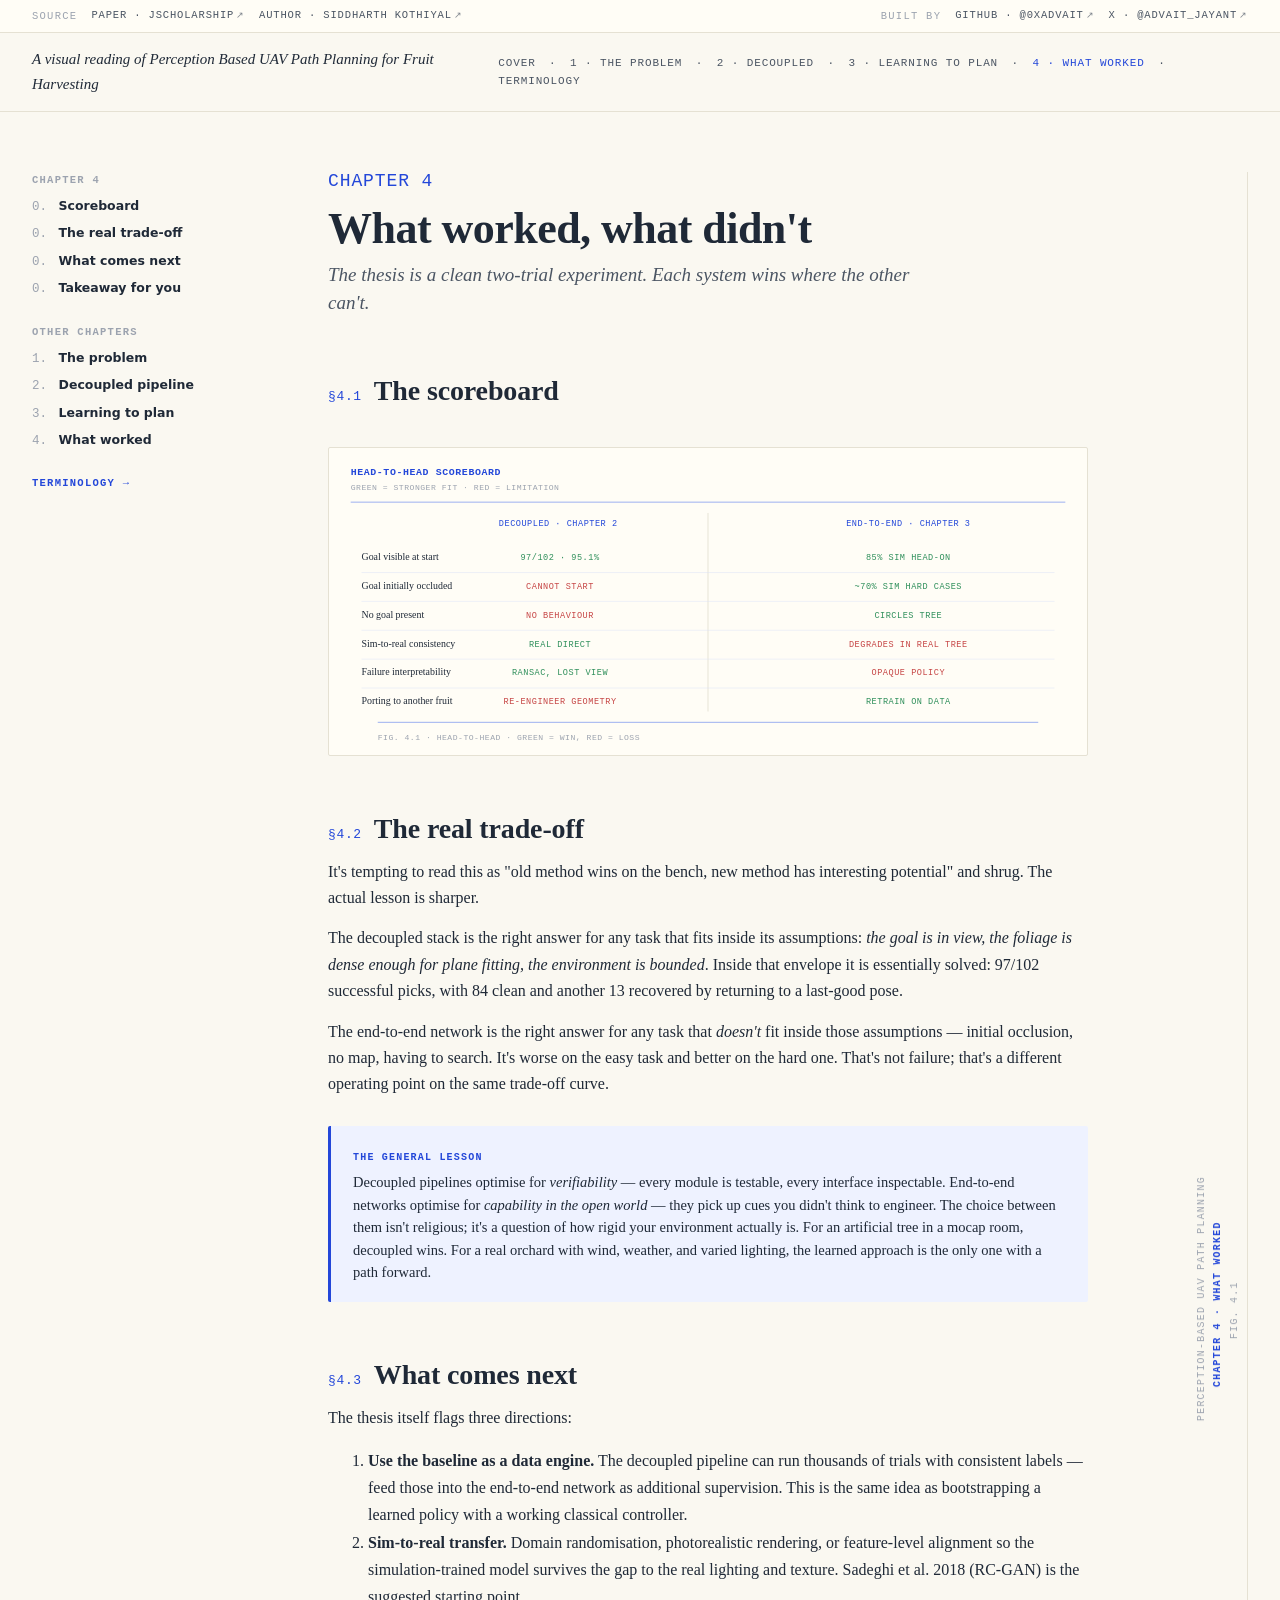
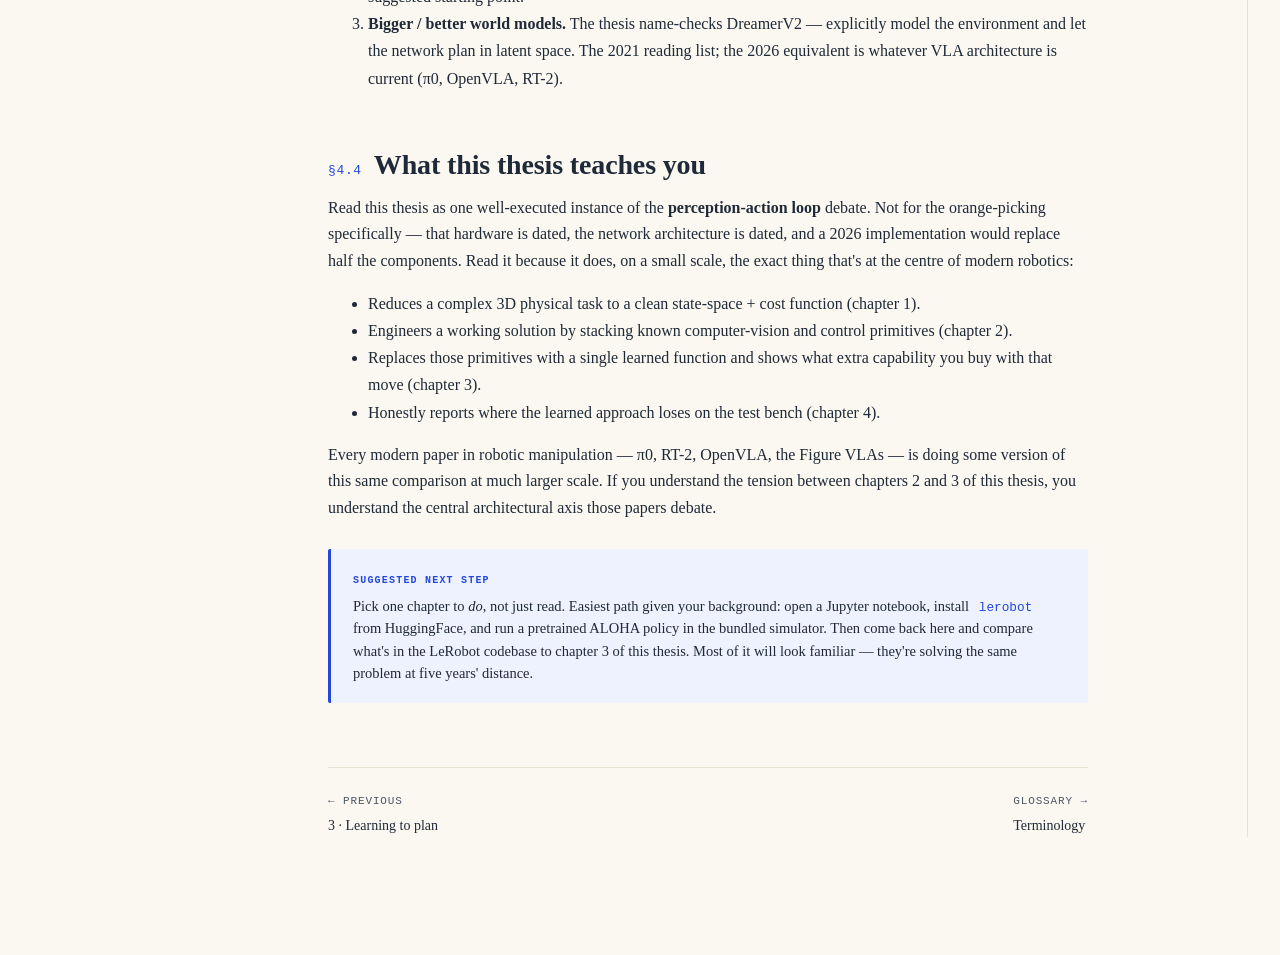
<file: chapter-4.html>
<!doctype html>
<html lang="en">
<head>
<meta charset="utf-8" />
<meta name="viewport" content="width=device-width, initial-scale=1" />
<title>4 · What worked — A visual reading of Kothiyal 2021</title>
<link rel="stylesheet" href="styles.css" />
</head>
<body>

<div class="linkbar">
  <div class="group">
    <span class="lbl-tag">Source</span>
    <a href="https://jscholarship.library.jhu.edu/items/3b69ca6c-e302-4ad5-bf1e-c833dee928bd" target="_blank" rel="noopener">Paper · JScholarship<span class="arrow">↗</span></a>
    <a href="https://www.linkedin.com/in/siddharth-kothiyal/" target="_blank" rel="noopener">Author · Siddharth Kothiyal<span class="arrow">↗</span></a>
  </div>
  <div class="group">
    <span class="lbl-tag">Built by</span>
    <a href="https://github.com/0xadvait" target="_blank" rel="noopener">GitHub · @0xadvait<span class="arrow">↗</span></a>
    <a href="https://x.com/advait_jayant" target="_blank" rel="noopener">X · @advait_jayant<span class="arrow">↗</span></a>
  </div>
</div>

<header class="topbar">
  <div class="brand">A visual reading of <em>Perception Based UAV Path Planning for Fruit Harvesting</em></div>
  <div class="crumbs">
    <a href="index.html">Cover</a> ·
    <a href="chapter-1.html">1 · The problem</a> ·
    <a href="chapter-2.html">2 · Decoupled</a> ·
    <a href="chapter-3.html">3 · Learning to plan</a> ·
    <a href="chapter-4.html" class="current">4 · What worked</a> ·
    <a href="terminology.html">Terminology</a>
  </div>
</header>

<main class="shell">

  <aside class="toc">
    <h3>Chapter 4</h3>
    <ol style="counter-reset: none;">
      <li style="counter-increment: none;"><a href="#scoreboard">Scoreboard</a></li>
      <li style="counter-increment: none;"><a href="#tradeoff">The real trade-off</a></li>
      <li style="counter-increment: none;"><a href="#future">What comes next</a></li>
      <li style="counter-increment: none;"><a href="#takeaway">Takeaway for you</a></li>
    </ol>
    <h3 style="margin-top:24px;">Other chapters</h3>
    <ol>
      <li><a href="chapter-1.html">The problem</a></li>
      <li><a href="chapter-2.html">Decoupled pipeline</a></li>
      <li><a href="chapter-3.html">Learning to plan</a></li>
      <li><a href="chapter-4.html">What worked</a></li>
    </ol>
    <h3 style="margin-top:24px;"><a href="terminology.html" style="color:var(--blue);">Terminology →</a></h3>
  </aside>

  <article class="content">

    <h1><span class="num">CHAPTER 4</span>What worked, what didn't</h1>
    <p class="deck">
      The thesis is a clean two-trial experiment. Each system wins where the other can't.
    </p>

    <!-- ============ §4.1 SCOREBOARD ============ -->
    <h2 id="scoreboard"><span class="num">§4.1</span>The scoreboard</h2>

    <figure>
      <svg class="diag" viewBox="0 0 840 340" xmlns="http://www.w3.org/2000/svg">
        <text x="24" y="30" class="lbl-big">HEAD-TO-HEAD SCOREBOARD</text>
        <text x="24" y="46" class="lbl-soft">GREEN = STRONGER FIT · RED = LIMITATION</text>
        <line x1="24" y1="60" x2="816" y2="60" class="stroke-soft"/>
        <text x="254" y="86" class="lbl" text-anchor="middle">DECOUPLED · CHAPTER 2</text>
        <text x="642" y="86" class="lbl" text-anchor="middle">END-TO-END · CHAPTER 3</text>
        <line x1="420" y1="72" x2="420" y2="292" stroke="#e5e1d3" stroke-width="1"/>
        <g transform="translate(36,108)">
          <!-- Codex improvement: show total Chapter 2 successes, not only clean no-reset successes. -->
          <text x="0" y="16" class="body">Goal visible at start</text><text x="220" y="16" class="lbl" style="fill:#2f8f5b;" text-anchor="middle">97/102 · 95.1%</text><text x="606" y="16" class="lbl" style="fill:#2f8f5b;" text-anchor="middle">85% SIM HEAD-ON</text>
          <line x1="0" y1="30" x2="768" y2="30" class="grid"/>
          <text x="0" y="48" class="body">Goal initially occluded</text><text x="220" y="48" class="lbl" style="fill:#c64545;" text-anchor="middle">CANNOT START</text><text x="606" y="48" class="lbl" style="fill:#2f8f5b;" text-anchor="middle">~70% SIM HARD CASES</text>
          <line x1="0" y1="62" x2="768" y2="62" class="grid"/>
          <text x="0" y="80" class="body">No goal present</text><text x="220" y="80" class="lbl" style="fill:#c64545;" text-anchor="middle">NO BEHAVIOUR</text><text x="606" y="80" class="lbl" style="fill:#2f8f5b;" text-anchor="middle">CIRCLES TREE</text>
          <line x1="0" y1="94" x2="768" y2="94" class="grid"/>
          <text x="0" y="112" class="body">Sim-to-real consistency</text><text x="220" y="112" class="lbl" style="fill:#2f8f5b;" text-anchor="middle">REAL DIRECT</text><text x="606" y="112" class="lbl" style="fill:#c64545;" text-anchor="middle">DEGRADES IN REAL TREE</text>
          <line x1="0" y1="126" x2="768" y2="126" class="grid"/>
          <text x="0" y="144" class="body">Failure interpretability</text><text x="220" y="144" class="lbl" style="fill:#2f8f5b;" text-anchor="middle">RANSAC, LOST VIEW</text><text x="606" y="144" class="lbl" style="fill:#c64545;" text-anchor="middle">OPAQUE POLICY</text>
          <line x1="0" y1="158" x2="768" y2="158" class="grid"/>
          <text x="0" y="176" class="body">Porting to another fruit</text><text x="220" y="176" class="lbl" style="fill:#c64545;" text-anchor="middle">RE-ENGINEER GEOMETRY</text><text x="606" y="176" class="lbl" style="fill:#2f8f5b;" text-anchor="middle">RETRAIN ON DATA</text>
        </g>
        <g transform="translate(54,304)"><line x1="0" y1="0" x2="732" y2="0" class="stroke-soft"/><text x="0" y="20" class="lbl-soft">FIG. 4.1 · HEAD-TO-HEAD · GREEN = WIN, RED = LOSS</text></g>
      </svg>
    </figure>


    <!-- ============ §4.2 TRADEOFF ============ -->
    <h2 id="tradeoff"><span class="num">§4.2</span>The real trade-off</h2>

    <p>
      It's tempting to read this as "old method wins on the bench, new method has interesting potential" and shrug. The actual lesson is sharper.
    </p>

    <p>
      <!-- Codex improvement: preserve the thesis split between clean successes and reset-assisted successes. -->
      The decoupled stack is the right answer for any task that fits inside its assumptions: <em>the goal is in view, the foliage is dense enough for plane fitting, the environment is bounded</em>. Inside that envelope it is essentially solved: 97/102 successful picks, with 84 clean and another 13 recovered by returning to a last-good pose.
    </p>

    <p>
      The end-to-end network is the right answer for any task that <em>doesn't</em> fit inside those assumptions — initial occlusion, no map, having to search. It's worse on the easy task and better on the hard one. That's not failure; that's a different operating point on the same trade-off curve.
    </p>

    <div class="callout">
      <span class="tag">The general lesson</span>
      <p>
        Decoupled pipelines optimise for <em>verifiability</em> — every module is testable, every interface inspectable. End-to-end networks optimise for <em>capability in the open world</em> — they pick up cues you didn't think to engineer. The choice between them isn't religious; it's a question of how rigid your environment actually is. For an artificial tree in a mocap room, decoupled wins. For a real orchard with wind, weather, and varied lighting, the learned approach is the only one with a path forward.
      </p>
    </div>


    <!-- ============ §4.3 FUTURE ============ -->
    <h2 id="future"><span class="num">§4.3</span>What comes next</h2>

    <p>
      The thesis itself flags three directions:
    </p>

    <ol style="line-height:1.7;">
      <li><strong>Use the baseline as a data engine.</strong> The decoupled pipeline can run thousands of trials with consistent labels — feed those into the end-to-end network as additional supervision. This is the same idea as bootstrapping a learned policy with a working classical controller.</li>
      <li><strong>Sim-to-real transfer.</strong> Domain randomisation, photorealistic rendering, or feature-level alignment so the simulation-trained model survives the gap to the real lighting and texture. Sadeghi et al. 2018 (RC-GAN) is the suggested starting point.</li>
      <li><strong>Bigger / better world models.</strong> The thesis name-checks DreamerV2 — explicitly model the environment and let the network plan in latent space. The 2021 reading list; the 2026 equivalent is whatever VLA architecture is current (π0, OpenVLA, RT-2).</li>
    </ol>


    <!-- ============ §4.4 TAKEAWAY ============ -->
    <h2 id="takeaway"><span class="num">§4.4</span>What this thesis teaches you</h2>

    <p>
      Read this thesis as one well-executed instance of the <strong>perception-action loop</strong> debate. Not for the orange-picking specifically — that hardware is dated, the network architecture is dated, and a 2026 implementation would replace half the components. Read it because it does, on a small scale, the exact thing that's at the centre of modern robotics:
    </p>

    <ul style="line-height:1.7;">
      <li>Reduces a complex 3D physical task to a clean state-space + cost function (chapter 1).</li>
      <li>Engineers a working solution by stacking known computer-vision and control primitives (chapter 2).</li>
      <li>Replaces those primitives with a single learned function and shows what extra capability you buy with that move (chapter 3).</li>
      <li>Honestly reports where the learned approach loses on the test bench (chapter 4).</li>
    </ul>

    <p>
      Every modern paper in robotic manipulation — π0, RT-2, OpenVLA, the Figure VLAs — is doing some version of this same comparison at much larger scale. If you understand the tension between chapters 2 and 3 of this thesis, you understand the central architectural axis those papers debate.
    </p>


    <div class="callout">
      <span class="tag">Suggested next step</span>
      <p>
        Pick one chapter to <em>do</em>, not just read. Easiest path given your background: open a Jupyter notebook, install <code>lerobot</code> from HuggingFace, and run a pretrained ALOHA policy in the bundled simulator. Then come back here and compare what's in the LeRobot codebase to chapter 3 of this thesis. Most of it will look familiar — they're solving the same problem at five years' distance.
      </p>
    </div>


    <div class="pagenav">
      <a href="chapter-3.html">← Previous<span class="nm">3 · Learning to plan</span></a>
      <a href="terminology.html">Glossary →<span class="nm">Terminology</span></a>
    </div>

  </article>

  <div class="margin-tag">
    <span class="top">PERCEPTION-BASED UAV PATH PLANNING</span>
    <span class="mid">CHAPTER 4 · WHAT WORKED</span>
    <span class="bot">FIG. 4.1</span>
  </div>

</main>

</body>
</html>
</file>
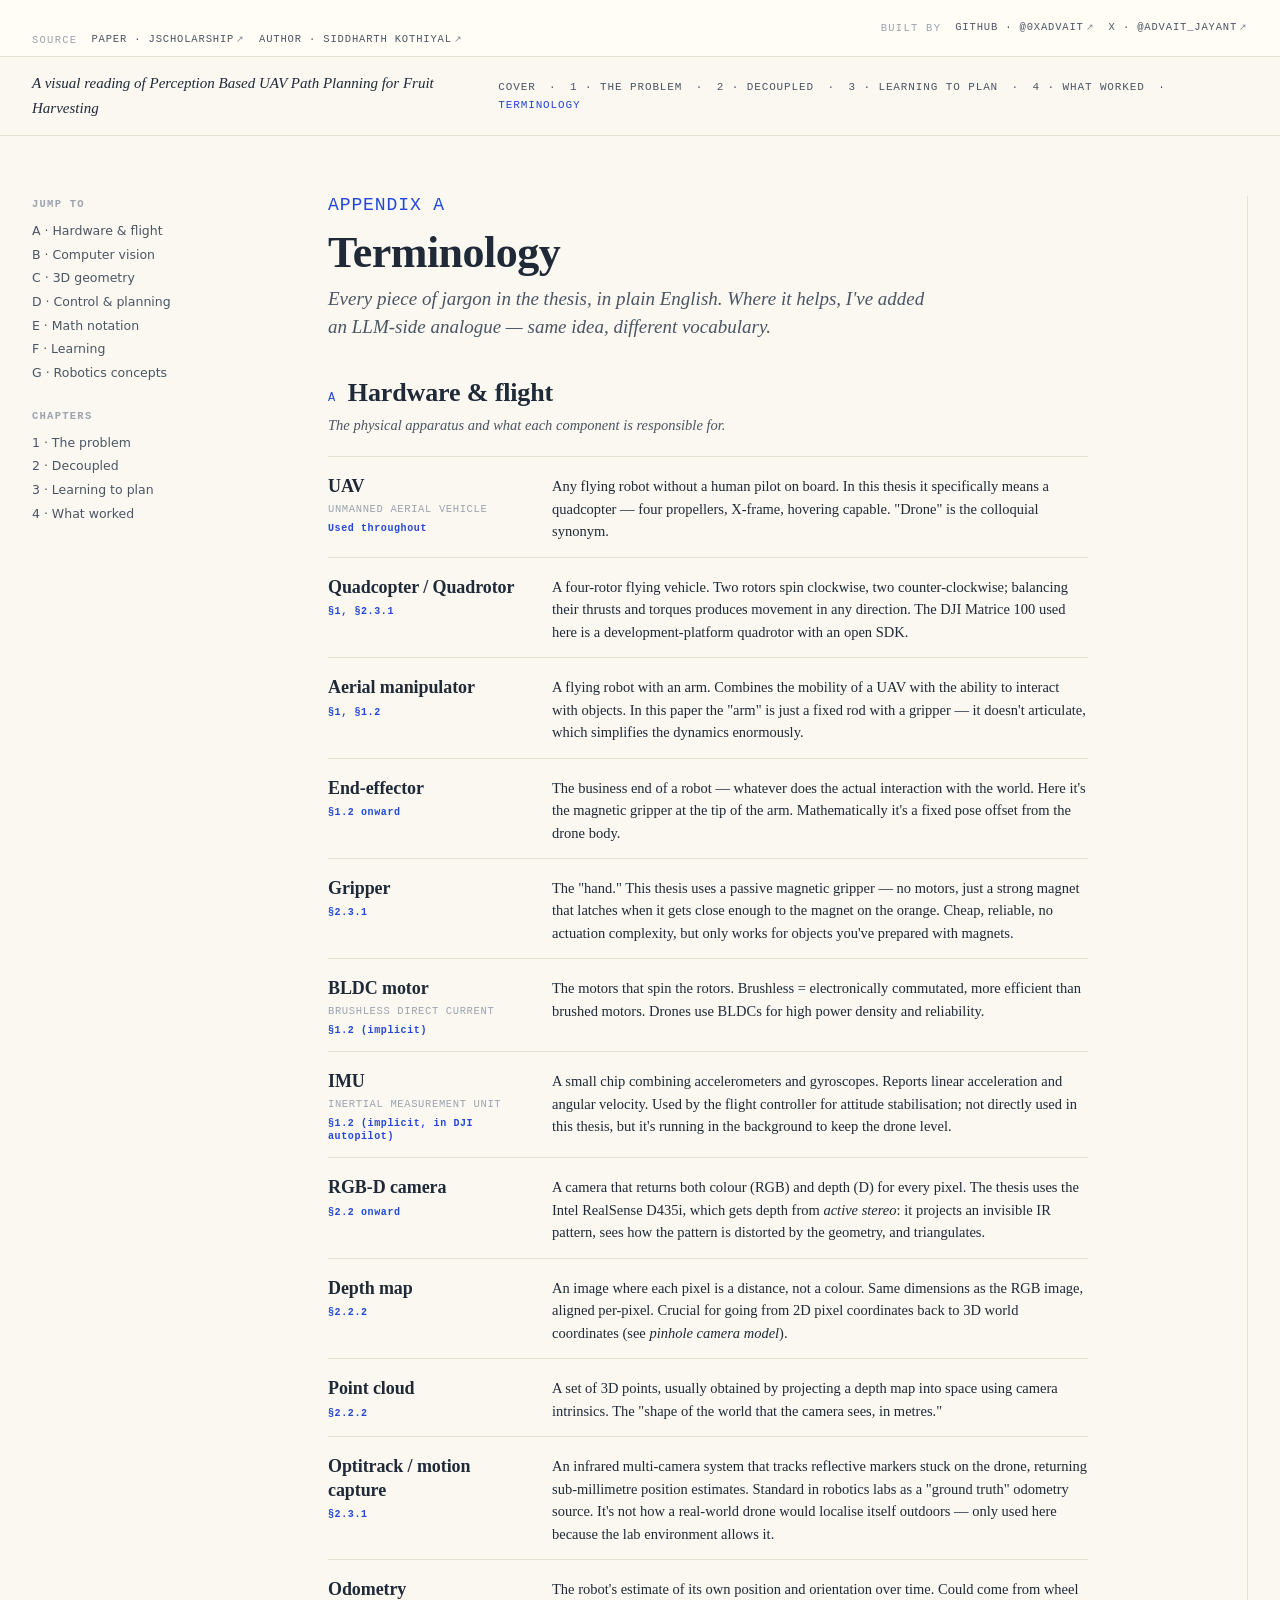
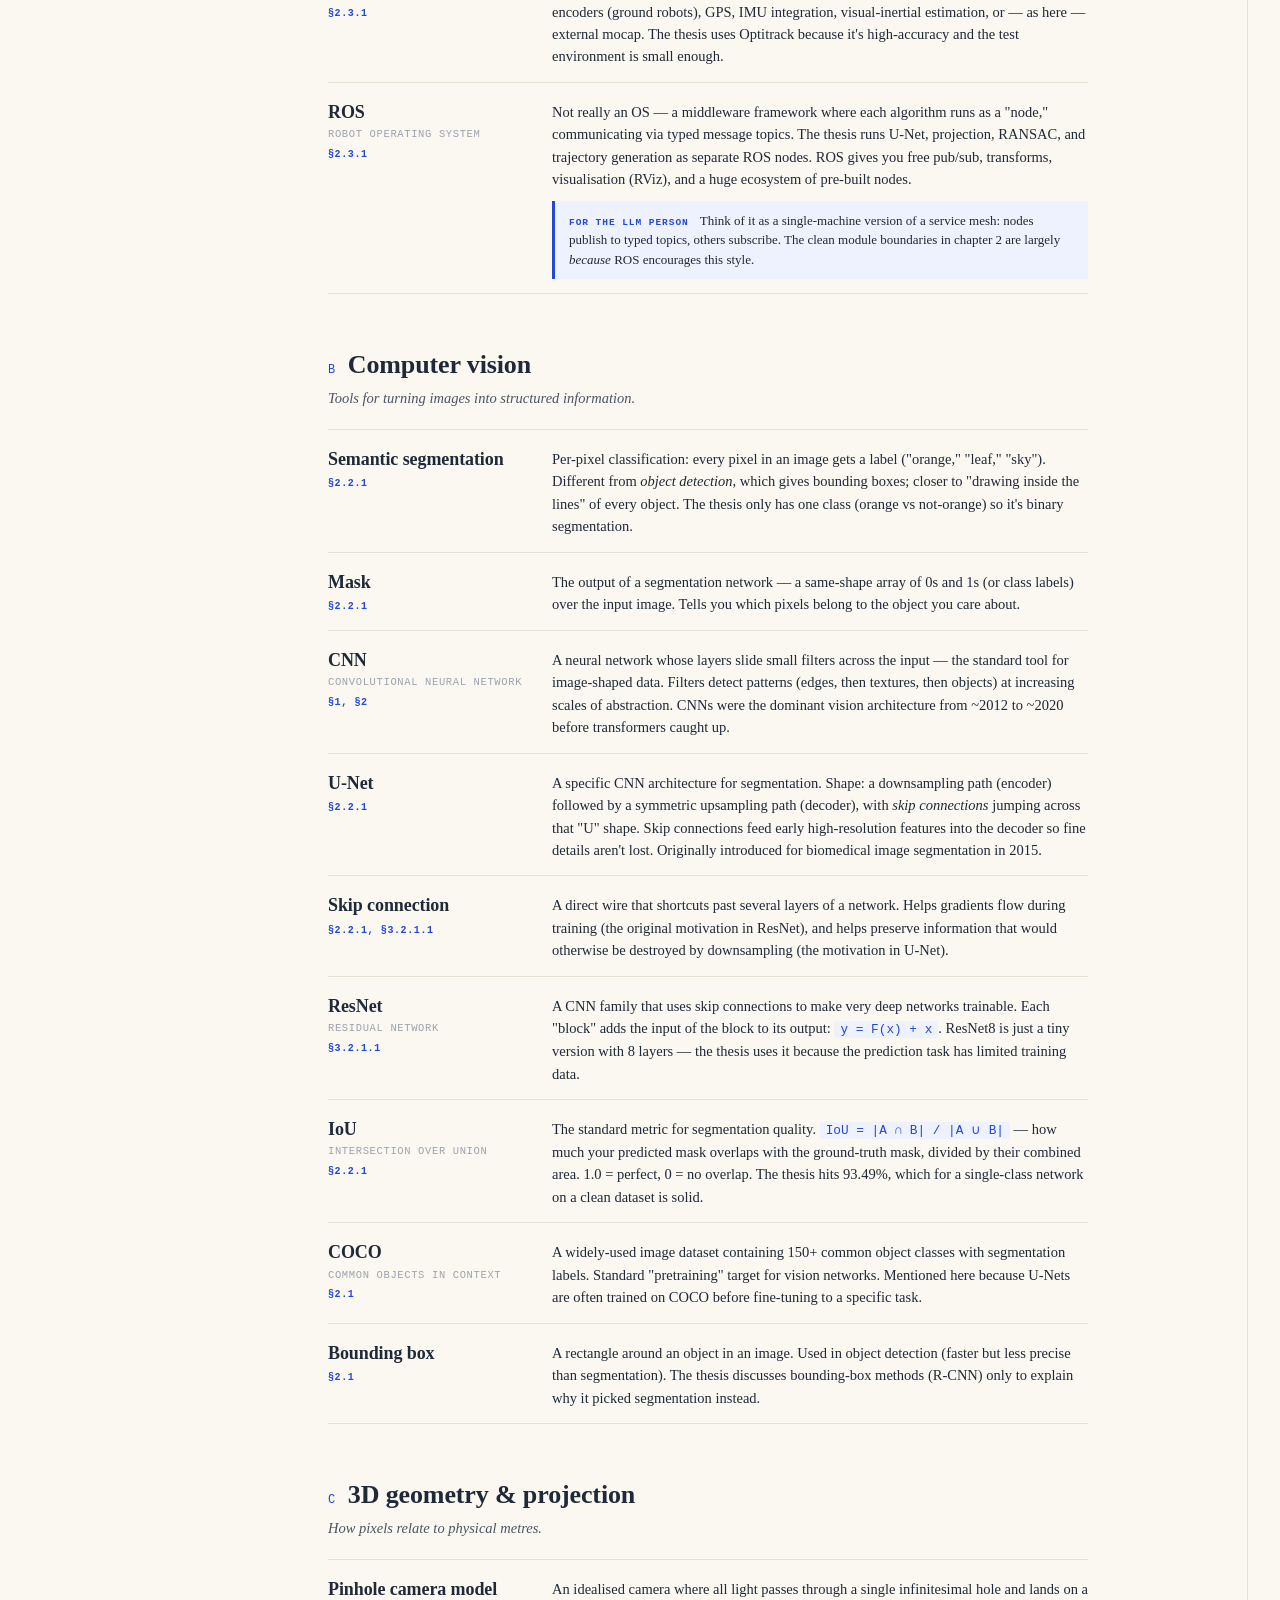
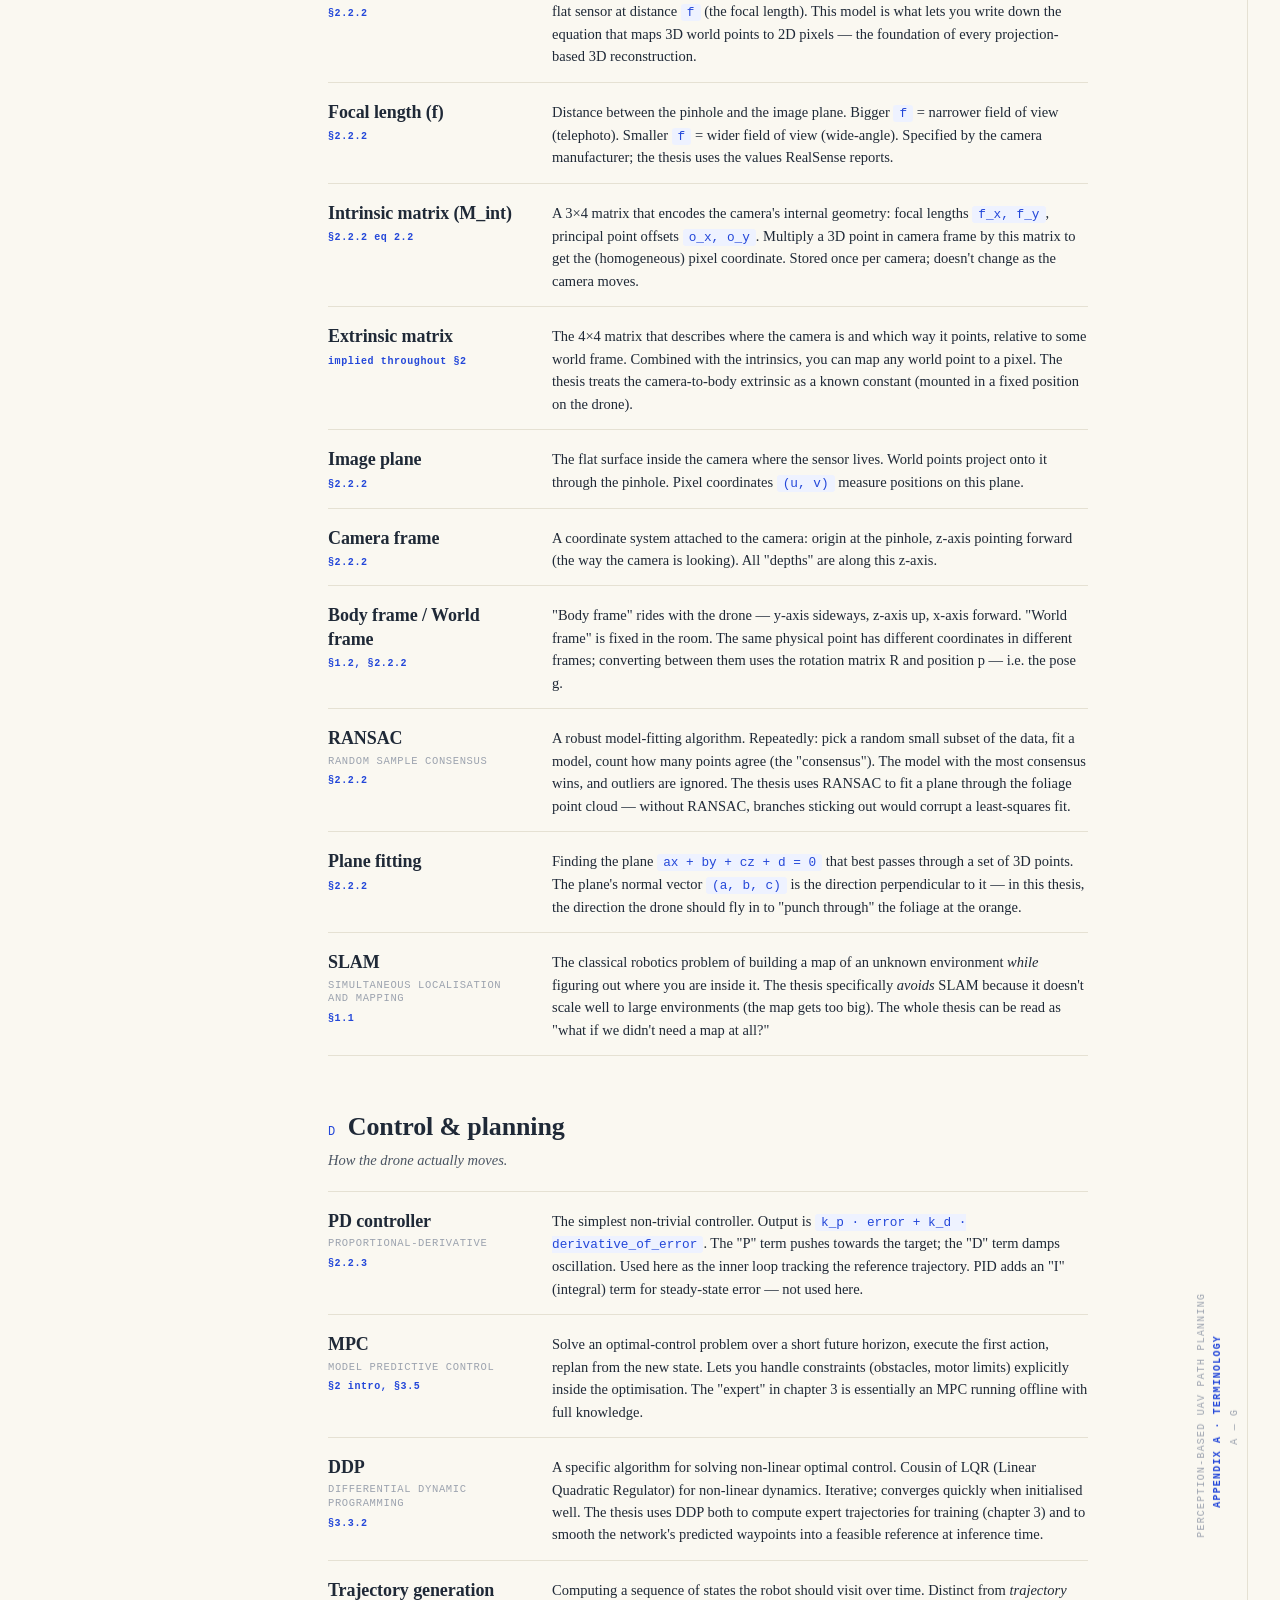
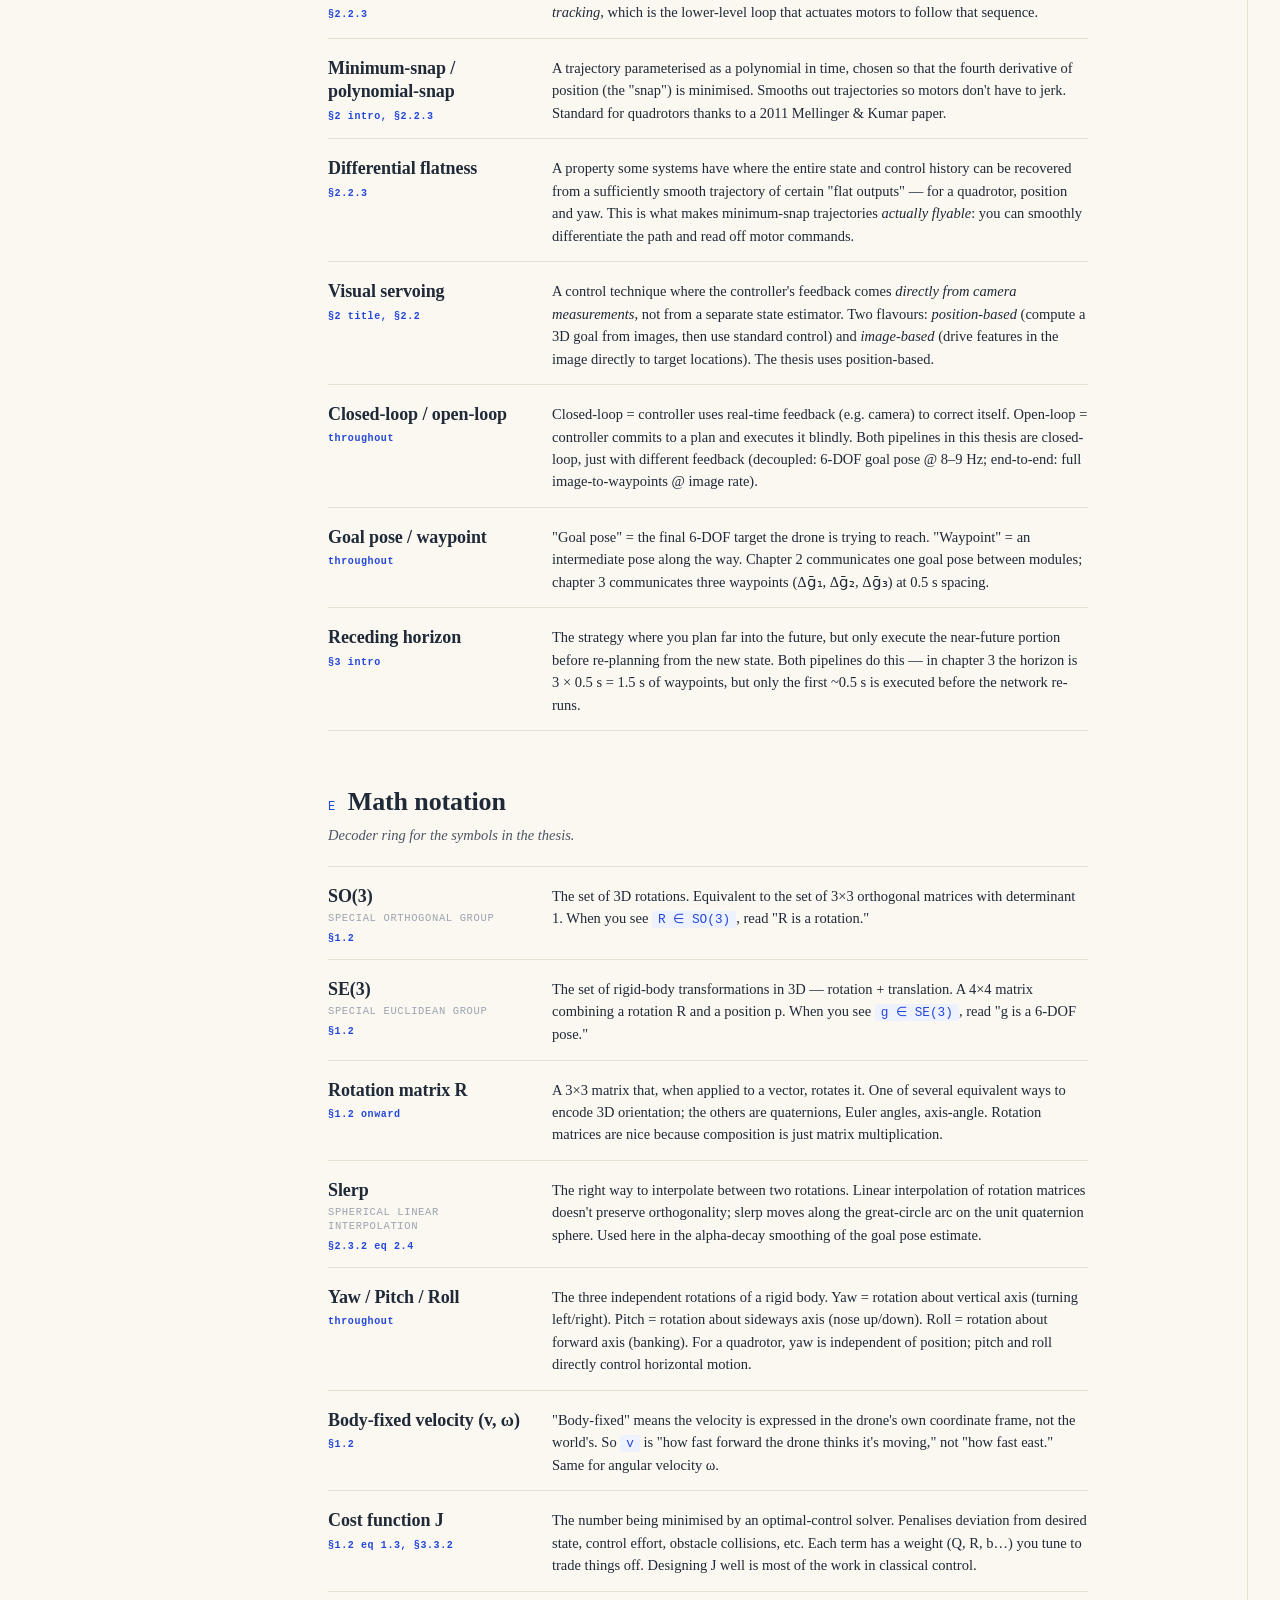
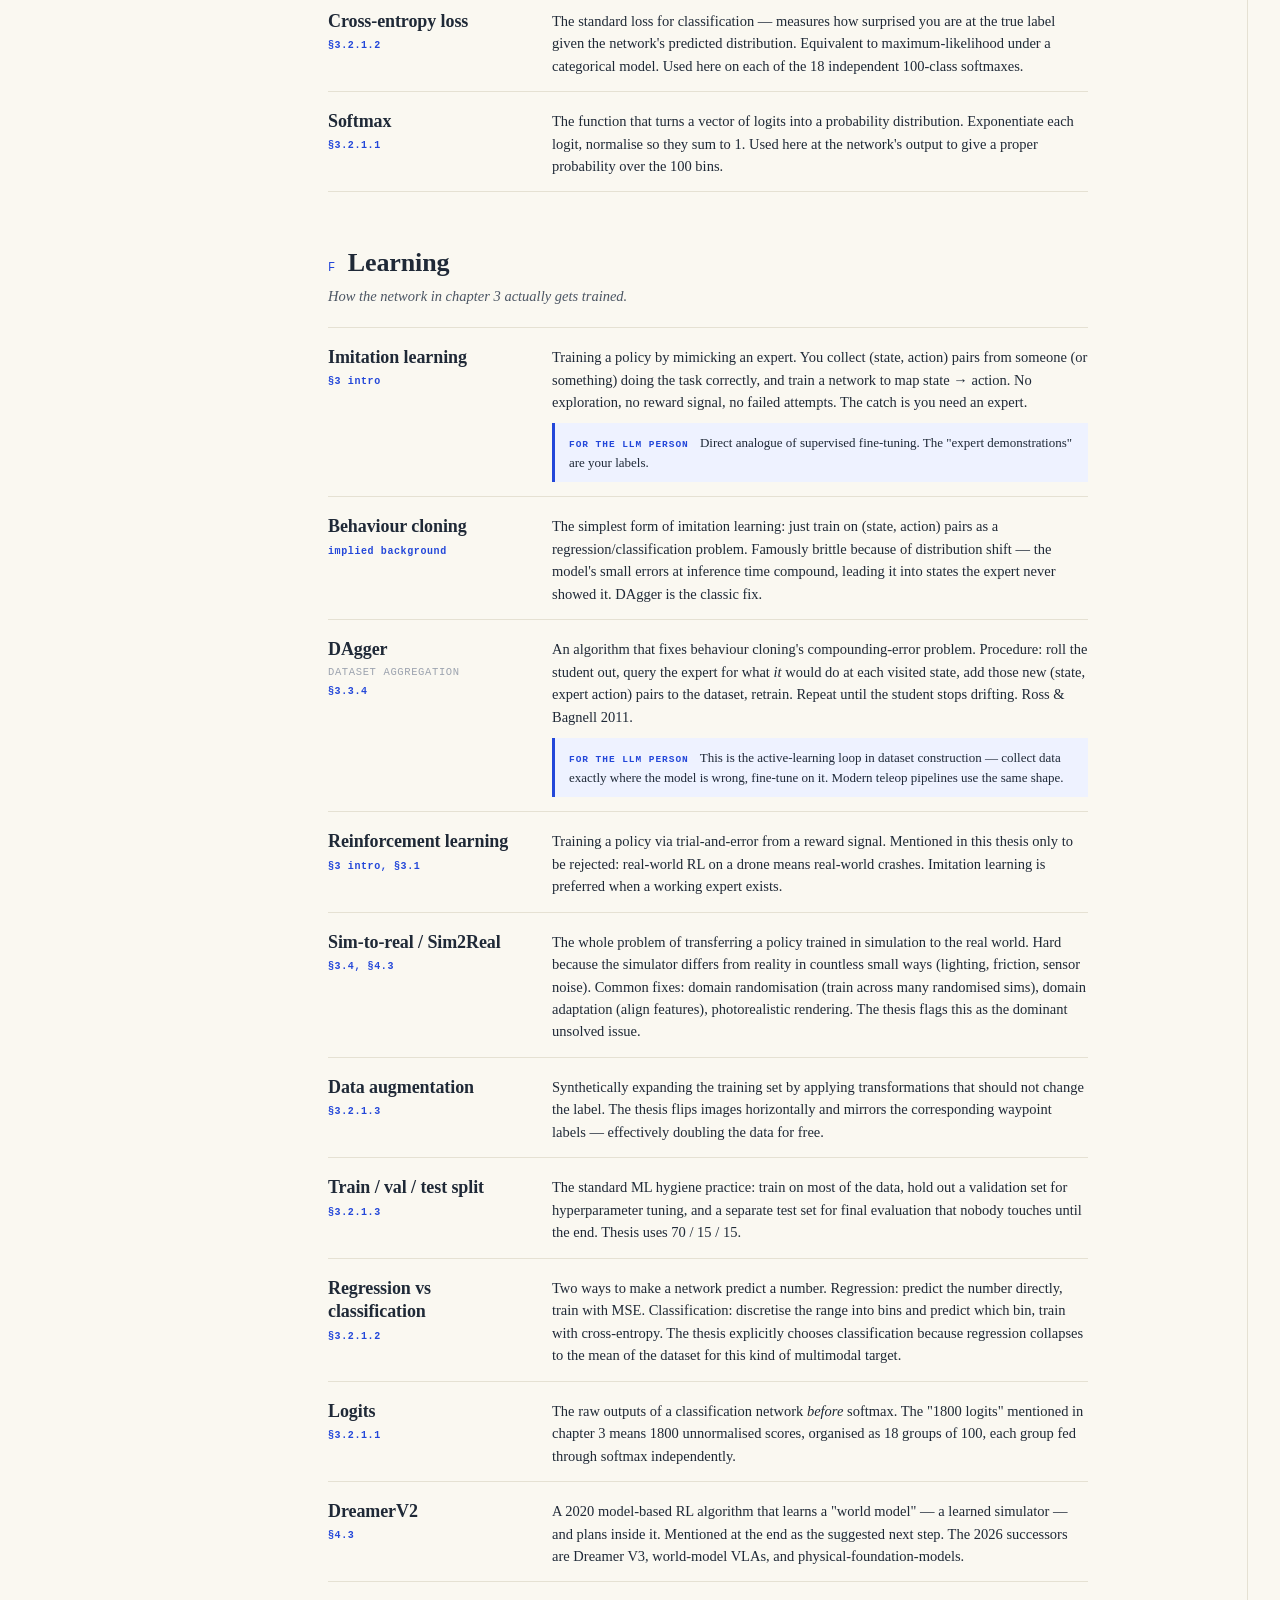
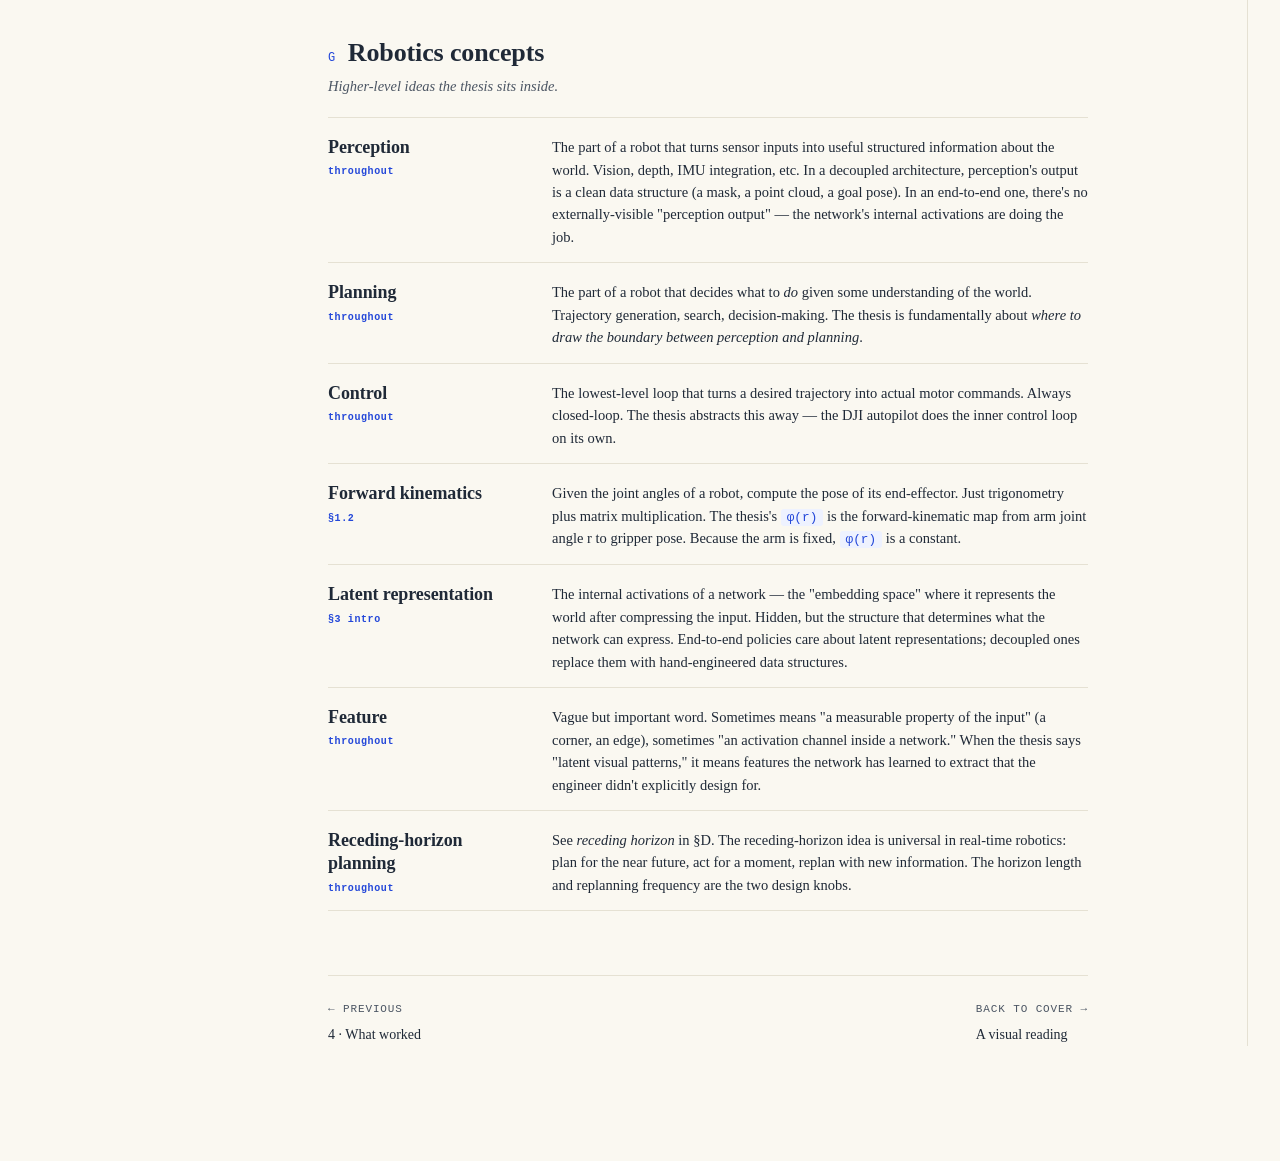
<file: terminology.html>
<!doctype html>
<html lang="en">
<head>
<meta charset="utf-8" />
<meta name="viewport" content="width=device-width, initial-scale=1" />
<title>Terminology — A visual reading of Kothiyal 2021</title>
<link rel="stylesheet" href="styles.css" />
<style>
  /* Glossary-specific styles */
  .group {
    margin-top: 56px;
  }
  .group:first-of-type { margin-top: 24px; }
  .group h2 {
    font-family: var(--serif);
    font-size: 26px;
    margin: 0 0 6px;
    font-weight: 700;
    letter-spacing: -0.005em;
  }
  .group h2 .num {
    font-family: var(--mono);
    font-size: 12px;
    color: var(--blue);
    letter-spacing: 0.05em;
    margin-right: 12px;
    font-weight: 400;
  }
  .group .group-deck {
    font-style: italic;
    color: var(--ink-soft);
    font-size: 14.5px;
    margin: 0 0 18px;
  }
  .term {
    border-top: 1px solid var(--rule);
    padding: 18px 0 14px;
    display: grid;
    grid-template-columns: 200px 1fr;
    gap: 24px;
  }
  .term:last-child { border-bottom: 1px solid var(--rule); }
  .term .name {
    font-family: var(--serif);
    font-size: 18px;
    font-weight: 700;
    color: var(--ink);
    line-height: 1.3;
    letter-spacing: -0.005em;
  }
  .term .name .alt {
    display: block;
    font-family: var(--mono);
    font-size: 10.5px;
    color: var(--ink-faint);
    letter-spacing: 0.06em;
    text-transform: uppercase;
    font-weight: 400;
    margin-top: 4px;
  }
  .term .name .where {
    display: block;
    font-family: var(--mono);
    font-size: 10px;
    color: var(--blue);
    margin-top: 6px;
    letter-spacing: 0.06em;
  }
  .term .body {
    font-size: 14.5px;
    line-height: 1.55;
    color: var(--ink);
  }
  .term .body p { margin: 0 0 10px; }
  .term .body p:last-child { margin: 0; }
  .term .body .llm {
    margin-top: 10px;
    padding: 10px 14px;
    background: var(--blue-tint);
    border-left: 3px solid var(--blue);
    font-size: 13px;
    line-height: 1.5;
  }
  .term .body .llm .tag {
    display: inline-block;
    font-family: var(--mono);
    font-size: 9.5px;
    letter-spacing: 0.1em;
    text-transform: uppercase;
    color: var(--blue);
    font-weight: 600;
    margin-right: 8px;
  }
  @media (max-width: 700px) {
    .term { grid-template-columns: 1fr; gap: 4px; }
  }
  .quickjump {
    position: sticky;
    top: 80px;
    align-self: start;
    font-family: var(--sans);
    font-size: 12.5px;
  }
  .quickjump h3 {
    font-family: var(--mono);
    font-size: 10.5px;
    letter-spacing: 0.12em;
    text-transform: uppercase;
    color: var(--ink-faint);
    margin: 0 0 8px;
    font-weight: 600;
  }
  .quickjump ul {
    list-style: none;
    padding: 0;
    margin: 0 0 18px;
  }
  .quickjump li {
    margin: 3px 0;
  }
  .quickjump li a {
    color: var(--ink-soft);
    font-weight: 500;
  }
</style>
</head>
<body>

<div class="linkbar">
  <div class="group">
    <span class="lbl-tag">Source</span>
    <a href="https://jscholarship.library.jhu.edu/items/3b69ca6c-e302-4ad5-bf1e-c833dee928bd" target="_blank" rel="noopener">Paper · JScholarship<span class="arrow">↗</span></a>
    <a href="https://www.linkedin.com/in/siddharth-kothiyal/" target="_blank" rel="noopener">Author · Siddharth Kothiyal<span class="arrow">↗</span></a>
  </div>
  <div class="group">
    <span class="lbl-tag">Built by</span>
    <a href="https://github.com/0xadvait" target="_blank" rel="noopener">GitHub · @0xadvait<span class="arrow">↗</span></a>
    <a href="https://x.com/advait_jayant" target="_blank" rel="noopener">X · @advait_jayant<span class="arrow">↗</span></a>
  </div>
</div>

<header class="topbar">
  <div class="brand">A visual reading of <em>Perception Based UAV Path Planning for Fruit Harvesting</em></div>
  <div class="crumbs">
    <a href="index.html">Cover</a> ·
    <a href="chapter-1.html">1 · The problem</a> ·
    <a href="chapter-2.html">2 · Decoupled</a> ·
    <a href="chapter-3.html">3 · Learning to plan</a> ·
    <a href="chapter-4.html">4 · What worked</a> ·
    <a href="terminology.html" class="current">Terminology</a>
  </div>
</header>

<main class="shell">

  <aside class="quickjump">
    <h3>Jump to</h3>
    <ul>
      <li><a href="#hardware">A · Hardware & flight</a></li>
      <li><a href="#vision">B · Computer vision</a></li>
      <li><a href="#geometry">C · 3D geometry</a></li>
      <li><a href="#control">D · Control & planning</a></li>
      <li><a href="#math">E · Math notation</a></li>
      <li><a href="#learning">F · Learning</a></li>
      <li><a href="#robotics">G · Robotics concepts</a></li>
    </ul>
    <h3 style="margin-top:24px;">Chapters</h3>
    <ul>
      <li><a href="chapter-1.html">1 · The problem</a></li>
      <li><a href="chapter-2.html">2 · Decoupled</a></li>
      <li><a href="chapter-3.html">3 · Learning to plan</a></li>
      <li><a href="chapter-4.html">4 · What worked</a></li>
    </ul>
  </aside>

  <article class="content">

    <h1><span class="num">APPENDIX A</span>Terminology</h1>
    <p class="deck">
      Every piece of jargon in the thesis, in plain English. Where it helps, I've added an LLM-side analogue — same idea, different vocabulary.
    </p>


    <!-- ============ A · HARDWARE ============ -->
    <section class="group" id="hardware">
      <h2><span class="num">A</span>Hardware & flight</h2>
      <p class="group-deck">The physical apparatus and what each component is responsible for.</p>

      <div class="term">
        <div class="name">UAV
          <span class="alt">Unmanned Aerial Vehicle</span>
          <span class="where">Used throughout</span>
        </div>
        <div class="body">
          <p>Any flying robot without a human pilot on board. In this thesis it specifically means a quadcopter — four propellers, X-frame, hovering capable. "Drone" is the colloquial synonym.</p>
        </div>
      </div>

      <div class="term">
        <div class="name">Quadcopter / Quadrotor
          <span class="where">§1, §2.3.1</span>
        </div>
        <div class="body">
          <p>A four-rotor flying vehicle. Two rotors spin clockwise, two counter-clockwise; balancing their thrusts and torques produces movement in any direction. The DJI Matrice 100 used here is a development-platform quadrotor with an open SDK.</p>
        </div>
      </div>

      <div class="term">
        <div class="name">Aerial manipulator
          <span class="where">§1, §1.2</span>
        </div>
        <div class="body">
          <p>A flying robot with an arm. Combines the mobility of a UAV with the ability to interact with objects. In this paper the "arm" is just a fixed rod with a gripper — it doesn't articulate, which simplifies the dynamics enormously.</p>
        </div>
      </div>

      <div class="term">
        <div class="name">End-effector
          <span class="where">§1.2 onward</span>
        </div>
        <div class="body">
          <p>The business end of a robot — whatever does the actual interaction with the world. Here it's the magnetic gripper at the tip of the arm. Mathematically it's a fixed pose offset from the drone body.</p>
        </div>
      </div>

      <div class="term">
        <div class="name">Gripper
          <span class="where">§2.3.1</span>
        </div>
        <div class="body">
          <p>The "hand." This thesis uses a passive magnetic gripper — no motors, just a strong magnet that latches when it gets close enough to the magnet on the orange. Cheap, reliable, no actuation complexity, but only works for objects you've prepared with magnets.</p>
        </div>
      </div>

      <div class="term">
        <div class="name">BLDC motor
          <span class="alt">Brushless Direct Current</span>
          <span class="where">§1.2 (implicit)</span>
        </div>
        <div class="body">
          <p>The motors that spin the rotors. Brushless = electronically commutated, more efficient than brushed motors. Drones use BLDCs for high power density and reliability.</p>
        </div>
      </div>

      <div class="term">
        <div class="name">IMU
          <span class="alt">Inertial Measurement Unit</span>
          <span class="where">§1.2 (implicit, in DJI autopilot)</span>
        </div>
        <div class="body">
          <p>A small chip combining accelerometers and gyroscopes. Reports linear acceleration and angular velocity. Used by the flight controller for attitude stabilisation; not directly used in this thesis, but it's running in the background to keep the drone level.</p>
        </div>
      </div>

      <div class="term">
        <div class="name">RGB-D camera
          <span class="where">§2.2 onward</span>
        </div>
        <div class="body">
          <p>A camera that returns both colour (RGB) and depth (D) for every pixel. The thesis uses the Intel RealSense D435i, which gets depth from <em>active stereo</em>: it projects an invisible IR pattern, sees how the pattern is distorted by the geometry, and triangulates.</p>
        </div>
      </div>

      <div class="term">
        <div class="name">Depth map
          <span class="where">§2.2.2</span>
        </div>
        <div class="body">
          <p>An image where each pixel is a distance, not a colour. Same dimensions as the RGB image, aligned per-pixel. Crucial for going from 2D pixel coordinates back to 3D world coordinates (see <em>pinhole camera model</em>).</p>
        </div>
      </div>

      <div class="term">
        <div class="name">Point cloud
          <span class="where">§2.2.2</span>
        </div>
        <div class="body">
          <p>A set of 3D points, usually obtained by projecting a depth map into space using camera intrinsics. The "shape of the world that the camera sees, in metres."</p>
        </div>
      </div>

      <div class="term">
        <div class="name">Optitrack / motion capture
          <span class="where">§2.3.1</span>
        </div>
        <div class="body">
          <p>An infrared multi-camera system that tracks reflective markers stuck on the drone, returning sub-millimetre position estimates. Standard in robotics labs as a "ground truth" odometry source. It's not how a real-world drone would localise itself outdoors — only used here because the lab environment allows it.</p>
        </div>
      </div>

      <div class="term">
        <div class="name">Odometry
          <span class="where">§2.3.1</span>
        </div>
        <div class="body">
          <p>The robot's estimate of its own position and orientation over time. Could come from wheel encoders (ground robots), GPS, IMU integration, visual-inertial estimation, or — as here — external mocap. The thesis uses Optitrack because it's high-accuracy and the test environment is small enough.</p>
        </div>
      </div>

      <div class="term">
        <div class="name">ROS
          <span class="alt">Robot Operating System</span>
          <span class="where">§2.3.1</span>
        </div>
        <div class="body">
          <p>Not really an OS — a middleware framework where each algorithm runs as a "node," communicating via typed message topics. The thesis runs U-Net, projection, RANSAC, and trajectory generation as separate ROS nodes. ROS gives you free pub/sub, transforms, visualisation (RViz), and a huge ecosystem of pre-built nodes.</p>
          <div class="llm">
            <span class="tag">For the LLM person</span>
            Think of it as a single-machine version of a service mesh: nodes publish to typed topics, others subscribe. The clean module boundaries in chapter 2 are largely <em>because</em> ROS encourages this style.
          </div>
        </div>
      </div>
    </section>


    <!-- ============ B · COMPUTER VISION ============ -->
    <section class="group" id="vision">
      <h2><span class="num">B</span>Computer vision</h2>
      <p class="group-deck">Tools for turning images into structured information.</p>

      <div class="term">
        <div class="name">Semantic segmentation
          <span class="where">§2.2.1</span>
        </div>
        <div class="body">
          <p>Per-pixel classification: every pixel in an image gets a label ("orange," "leaf," "sky"). Different from <em>object detection</em>, which gives bounding boxes; closer to "drawing inside the lines" of every object. The thesis only has one class (orange vs not-orange) so it's binary segmentation.</p>
        </div>
      </div>

      <div class="term">
        <div class="name">Mask
          <span class="where">§2.2.1</span>
        </div>
        <div class="body">
          <p>The output of a segmentation network — a same-shape array of 0s and 1s (or class labels) over the input image. Tells you which pixels belong to the object you care about.</p>
        </div>
      </div>

      <div class="term">
        <div class="name">CNN
          <span class="alt">Convolutional Neural Network</span>
          <span class="where">§1, §2</span>
        </div>
        <div class="body">
          <p>A neural network whose layers slide small filters across the input — the standard tool for image-shaped data. Filters detect patterns (edges, then textures, then objects) at increasing scales of abstraction. CNNs were the dominant vision architecture from ~2012 to ~2020 before transformers caught up.</p>
        </div>
      </div>

      <div class="term">
        <div class="name">U-Net
          <span class="where">§2.2.1</span>
        </div>
        <div class="body">
          <p>A specific CNN architecture for segmentation. Shape: a downsampling path (encoder) followed by a symmetric upsampling path (decoder), with <em>skip connections</em> jumping across that "U" shape. Skip connections feed early high-resolution features into the decoder so fine details aren't lost. Originally introduced for biomedical image segmentation in 2015.</p>
        </div>
      </div>

      <div class="term">
        <div class="name">Skip connection
          <span class="where">§2.2.1, §3.2.1.1</span>
        </div>
        <div class="body">
          <p>A direct wire that shortcuts past several layers of a network. Helps gradients flow during training (the original motivation in ResNet), and helps preserve information that would otherwise be destroyed by downsampling (the motivation in U-Net).</p>
        </div>
      </div>

      <div class="term">
        <div class="name">ResNet
          <span class="alt">Residual Network</span>
          <span class="where">§3.2.1.1</span>
        </div>
        <div class="body">
          <p>A CNN family that uses skip connections to make very deep networks trainable. Each "block" adds the input of the block to its output: <span class="math-inline">y = F(x) + x</span>. ResNet8 is just a tiny version with 8 layers — the thesis uses it because the prediction task has limited training data.</p>
        </div>
      </div>

      <div class="term">
        <div class="name">IoU
          <span class="alt">Intersection over Union</span>
          <span class="where">§2.2.1</span>
        </div>
        <div class="body">
          <p>The standard metric for segmentation quality. <span class="math-inline">IoU = |A ∩ B| / |A ∪ B|</span> — how much your predicted mask overlaps with the ground-truth mask, divided by their combined area. 1.0 = perfect, 0 = no overlap. The thesis hits 93.49%, which for a single-class network on a clean dataset is solid.</p>
        </div>
      </div>

      <div class="term">
        <div class="name">COCO
          <span class="alt">Common Objects in Context</span>
          <span class="where">§2.1</span>
        </div>
        <div class="body">
          <p>A widely-used image dataset containing 150+ common object classes with segmentation labels. Standard "pretraining" target for vision networks. Mentioned here because U-Nets are often trained on COCO before fine-tuning to a specific task.</p>
        </div>
      </div>

      <div class="term">
        <div class="name">Bounding box
          <span class="where">§2.1</span>
        </div>
        <div class="body">
          <p>A rectangle around an object in an image. Used in object detection (faster but less precise than segmentation). The thesis discusses bounding-box methods (R-CNN) only to explain why it picked segmentation instead.</p>
        </div>
      </div>
    </section>


    <!-- ============ C · 3D GEOMETRY ============ -->
    <section class="group" id="geometry">
      <h2><span class="num">C</span>3D geometry & projection</h2>
      <p class="group-deck">How pixels relate to physical metres.</p>

      <div class="term">
        <div class="name">Pinhole camera model
          <span class="where">§2.2.2</span>
        </div>
        <div class="body">
          <p>An idealised camera where all light passes through a single infinitesimal hole and lands on a flat sensor at distance <span class="math-inline">f</span> (the focal length). This model is what lets you write down the equation that maps 3D world points to 2D pixels — the foundation of every projection-based 3D reconstruction.</p>
        </div>
      </div>

      <div class="term">
        <div class="name">Focal length (f)
          <span class="where">§2.2.2</span>
        </div>
        <div class="body">
          <p>Distance between the pinhole and the image plane. Bigger <span class="math-inline">f</span> = narrower field of view (telephoto). Smaller <span class="math-inline">f</span> = wider field of view (wide-angle). Specified by the camera manufacturer; the thesis uses the values RealSense reports.</p>
        </div>
      </div>

      <div class="term">
        <div class="name">Intrinsic matrix (M_int)
          <span class="where">§2.2.2 eq 2.2</span>
        </div>
        <div class="body">
          <p>A 3×4 matrix that encodes the camera's internal geometry: focal lengths <span class="math-inline">f_x, f_y</span>, principal point offsets <span class="math-inline">o_x, o_y</span>. Multiply a 3D point in camera frame by this matrix to get the (homogeneous) pixel coordinate. Stored once per camera; doesn't change as the camera moves.</p>
        </div>
      </div>

      <div class="term">
        <div class="name">Extrinsic matrix
          <span class="where">implied throughout §2</span>
        </div>
        <div class="body">
          <p>The 4×4 matrix that describes where the camera is and which way it points, relative to some world frame. Combined with the intrinsics, you can map any world point to a pixel. The thesis treats the camera-to-body extrinsic as a known constant (mounted in a fixed position on the drone).</p>
        </div>
      </div>

      <div class="term">
        <div class="name">Image plane
          <span class="where">§2.2.2</span>
        </div>
        <div class="body">
          <p>The flat surface inside the camera where the sensor lives. World points project onto it through the pinhole. Pixel coordinates <span class="math-inline">(u, v)</span> measure positions on this plane.</p>
        </div>
      </div>

      <div class="term">
        <div class="name">Camera frame
          <span class="where">§2.2.2</span>
        </div>
        <div class="body">
          <p>A coordinate system attached to the camera: origin at the pinhole, z-axis pointing forward (the way the camera is looking). All "depths" are along this z-axis.</p>
        </div>
      </div>

      <div class="term">
        <div class="name">Body frame / World frame
          <span class="where">§1.2, §2.2.2</span>
        </div>
        <div class="body">
          <p>"Body frame" rides with the drone — y-axis sideways, z-axis up, x-axis forward. "World frame" is fixed in the room. The same physical point has different coordinates in different frames; converting between them uses the rotation matrix R and position p — i.e. the pose g.</p>
        </div>
      </div>

      <div class="term">
        <div class="name">RANSAC
          <span class="alt">Random Sample Consensus</span>
          <span class="where">§2.2.2</span>
        </div>
        <div class="body">
          <p>A robust model-fitting algorithm. Repeatedly: pick a random small subset of the data, fit a model, count how many points agree (the "consensus"). The model with the most consensus wins, and outliers are ignored. The thesis uses RANSAC to fit a plane through the foliage point cloud — without RANSAC, branches sticking out would corrupt a least-squares fit.</p>
        </div>
      </div>

      <div class="term">
        <div class="name">Plane fitting
          <span class="where">§2.2.2</span>
        </div>
        <div class="body">
          <p>Finding the plane <span class="math-inline">ax + by + cz + d = 0</span> that best passes through a set of 3D points. The plane's normal vector <span class="math-inline">(a, b, c)</span> is the direction perpendicular to it — in this thesis, the direction the drone should fly in to "punch through" the foliage at the orange.</p>
        </div>
      </div>

      <div class="term">
        <div class="name">SLAM
          <span class="alt">Simultaneous Localisation And Mapping</span>
          <span class="where">§1.1</span>
        </div>
        <div class="body">
          <p>The classical robotics problem of building a map of an unknown environment <em>while</em> figuring out where you are inside it. The thesis specifically <em>avoids</em> SLAM because it doesn't scale well to large environments (the map gets too big). The whole thesis can be read as "what if we didn't need a map at all?"</p>
        </div>
      </div>
    </section>


    <!-- ============ D · CONTROL ============ -->
    <section class="group" id="control">
      <h2><span class="num">D</span>Control & planning</h2>
      <p class="group-deck">How the drone actually moves.</p>

      <div class="term">
        <div class="name">PD controller
          <span class="alt">Proportional-Derivative</span>
          <span class="where">§2.2.3</span>
        </div>
        <div class="body">
          <p>The simplest non-trivial controller. Output is <span class="math-inline">k_p · error + k_d · derivative_of_error</span>. The "P" term pushes towards the target; the "D" term damps oscillation. Used here as the inner loop tracking the reference trajectory. PID adds an "I" (integral) term for steady-state error — not used here.</p>
        </div>
      </div>

      <div class="term">
        <div class="name">MPC
          <span class="alt">Model Predictive Control</span>
          <span class="where">§2 intro, §3.5</span>
        </div>
        <div class="body">
          <p>Solve an optimal-control problem over a short future horizon, execute the first action, replan from the new state. Lets you handle constraints (obstacles, motor limits) explicitly inside the optimisation. The "expert" in chapter 3 is essentially an MPC running offline with full knowledge.</p>
        </div>
      </div>

      <div class="term">
        <div class="name">DDP
          <span class="alt">Differential Dynamic Programming</span>
          <span class="where">§3.3.2</span>
        </div>
        <div class="body">
          <p>A specific algorithm for solving non-linear optimal control. Cousin of LQR (Linear Quadratic Regulator) for non-linear dynamics. Iterative; converges quickly when initialised well. The thesis uses DDP both to compute expert trajectories for training (chapter 3) and to smooth the network's predicted waypoints into a feasible reference at inference time.</p>
        </div>
      </div>

      <div class="term">
        <div class="name">Trajectory generation
          <span class="where">§2.2.3</span>
        </div>
        <div class="body">
          <p>Computing a sequence of states the robot should visit over time. Distinct from <em>trajectory tracking</em>, which is the lower-level loop that actuates motors to follow that sequence.</p>
        </div>
      </div>

      <div class="term">
        <div class="name">Minimum-snap / polynomial-snap
          <span class="where">§2 intro, §2.2.3</span>
        </div>
        <div class="body">
          <p>A trajectory parameterised as a polynomial in time, chosen so that the fourth derivative of position (the "snap") is minimised. Smooths out trajectories so motors don't have to jerk. Standard for quadrotors thanks to a 2011 Mellinger & Kumar paper.</p>
        </div>
      </div>

      <div class="term">
        <div class="name">Differential flatness
          <span class="where">§2.2.3</span>
        </div>
        <div class="body">
          <p>A property some systems have where the entire state and control history can be recovered from a sufficiently smooth trajectory of certain "flat outputs" — for a quadrotor, position and yaw. This is what makes minimum-snap trajectories <em>actually flyable</em>: you can smoothly differentiate the path and read off motor commands.</p>
        </div>
      </div>

      <div class="term">
        <div class="name">Visual servoing
          <span class="where">§2 title, §2.2</span>
        </div>
        <div class="body">
          <p>A control technique where the controller's feedback comes <em>directly from camera measurements</em>, not from a separate state estimator. Two flavours: <em>position-based</em> (compute a 3D goal from images, then use standard control) and <em>image-based</em> (drive features in the image directly to target locations). The thesis uses position-based.</p>
        </div>
      </div>

      <div class="term">
        <div class="name">Closed-loop / open-loop
          <span class="where">throughout</span>
        </div>
        <div class="body">
          <p>Closed-loop = controller uses real-time feedback (e.g. camera) to correct itself. Open-loop = controller commits to a plan and executes it blindly. Both pipelines in this thesis are closed-loop, just with different feedback (decoupled: 6-DOF goal pose @ 8–9 Hz; end-to-end: full image-to-waypoints @ image rate).</p>
        </div>
      </div>

      <div class="term">
        <div class="name">Goal pose / waypoint
          <span class="where">throughout</span>
        </div>
        <div class="body">
          <p>"Goal pose" = the final 6-DOF target the drone is trying to reach. "Waypoint" = an intermediate pose along the way. Chapter 2 communicates one goal pose between modules; chapter 3 communicates three waypoints (Δḡ₁, Δḡ₂, Δḡ₃) at 0.5 s spacing.</p>
        </div>
      </div>

      <div class="term">
        <div class="name">Receding horizon
          <span class="where">§3 intro</span>
        </div>
        <div class="body">
          <p>The strategy where you plan far into the future, but only execute the near-future portion before re-planning from the new state. Both pipelines do this — in chapter 3 the horizon is 3 × 0.5 s = 1.5 s of waypoints, but only the first ~0.5 s is executed before the network re-runs.</p>
        </div>
      </div>
    </section>


    <!-- ============ E · MATH NOTATION ============ -->
    <section class="group" id="math">
      <h2><span class="num">E</span>Math notation</h2>
      <p class="group-deck">Decoder ring for the symbols in the thesis.</p>

      <div class="term">
        <div class="name">SO(3)
          <span class="alt">Special Orthogonal group</span>
          <span class="where">§1.2</span>
        </div>
        <div class="body">
          <p>The set of 3D rotations. Equivalent to the set of 3×3 orthogonal matrices with determinant 1. When you see <span class="math-inline">R ∈ SO(3)</span>, read "R is a rotation."</p>
        </div>
      </div>

      <div class="term">
        <div class="name">SE(3)
          <span class="alt">Special Euclidean group</span>
          <span class="where">§1.2</span>
        </div>
        <div class="body">
          <p>The set of rigid-body transformations in 3D — rotation + translation. A 4×4 matrix combining a rotation R and a position p. When you see <span class="math-inline">g ∈ SE(3)</span>, read "g is a 6-DOF pose."</p>
        </div>
      </div>

      <div class="term">
        <div class="name">Rotation matrix R
          <span class="where">§1.2 onward</span>
        </div>
        <div class="body">
          <p>A 3×3 matrix that, when applied to a vector, rotates it. One of several equivalent ways to encode 3D orientation; the others are quaternions, Euler angles, axis-angle. Rotation matrices are nice because composition is just matrix multiplication.</p>
        </div>
      </div>

      <div class="term">
        <div class="name">Slerp
          <span class="alt">Spherical Linear Interpolation</span>
          <span class="where">§2.3.2 eq 2.4</span>
        </div>
        <div class="body">
          <p>The right way to interpolate between two rotations. Linear interpolation of rotation matrices doesn't preserve orthogonality; slerp moves along the great-circle arc on the unit quaternion sphere. Used here in the alpha-decay smoothing of the goal pose estimate.</p>
        </div>
      </div>

      <div class="term">
        <div class="name">Yaw / Pitch / Roll
          <span class="where">throughout</span>
        </div>
        <div class="body">
          <p>The three independent rotations of a rigid body. Yaw = rotation about vertical axis (turning left/right). Pitch = rotation about sideways axis (nose up/down). Roll = rotation about forward axis (banking). For a quadrotor, yaw is independent of position; pitch and roll directly control horizontal motion.</p>
        </div>
      </div>

      <div class="term">
        <div class="name">Body-fixed velocity (v, ω)
          <span class="where">§1.2</span>
        </div>
        <div class="body">
          <p>"Body-fixed" means the velocity is expressed in the drone's own coordinate frame, not the world's. So <span class="math-inline">v</span> is "how fast forward the drone thinks it's moving," not "how fast east." Same for angular velocity ω.</p>
        </div>
      </div>

      <div class="term">
        <div class="name">Cost function J
          <span class="where">§1.2 eq 1.3, §3.3.2</span>
        </div>
        <div class="body">
          <p>The number being minimised by an optimal-control solver. Penalises deviation from desired state, control effort, obstacle collisions, etc. Each term has a weight (Q, R, b…) you tune to trade things off. Designing J well is most of the work in classical control.</p>
        </div>
      </div>

      <div class="term">
        <div class="name">Cross-entropy loss
          <span class="where">§3.2.1.2</span>
        </div>
        <div class="body">
          <p>The standard loss for classification — measures how surprised you are at the true label given the network's predicted distribution. Equivalent to maximum-likelihood under a categorical model. Used here on each of the 18 independent 100-class softmaxes.</p>
        </div>
      </div>

      <div class="term">
        <div class="name">Softmax
          <span class="where">§3.2.1.1</span>
        </div>
        <div class="body">
          <p>The function that turns a vector of logits into a probability distribution. Exponentiate each logit, normalise so they sum to 1. Used here at the network's output to give a proper probability over the 100 bins.</p>
        </div>
      </div>
    </section>


    <!-- ============ F · LEARNING ============ -->
    <section class="group" id="learning">
      <h2><span class="num">F</span>Learning</h2>
      <p class="group-deck">How the network in chapter 3 actually gets trained.</p>

      <div class="term">
        <div class="name">Imitation learning
          <span class="where">§3 intro</span>
        </div>
        <div class="body">
          <p>Training a policy by mimicking an expert. You collect (state, action) pairs from someone (or something) doing the task correctly, and train a network to map state → action. No exploration, no reward signal, no failed attempts. The catch is you need an expert.</p>
          <div class="llm">
            <span class="tag">For the LLM person</span>
            Direct analogue of supervised fine-tuning. The "expert demonstrations" are your labels.
          </div>
        </div>
      </div>

      <div class="term">
        <div class="name">Behaviour cloning
          <span class="where">implied background</span>
        </div>
        <div class="body">
          <p>The simplest form of imitation learning: just train on (state, action) pairs as a regression/classification problem. Famously brittle because of distribution shift — the model's small errors at inference time compound, leading it into states the expert never showed it. DAgger is the classic fix.</p>
        </div>
      </div>

      <div class="term">
        <div class="name">DAgger
          <span class="alt">Dataset Aggregation</span>
          <span class="where">§3.3.4</span>
        </div>
        <div class="body">
          <p>An algorithm that fixes behaviour cloning's compounding-error problem. Procedure: roll the student out, query the expert for what <em>it</em> would do at each visited state, add those new (state, expert action) pairs to the dataset, retrain. Repeat until the student stops drifting. Ross & Bagnell 2011.</p>
          <div class="llm">
            <span class="tag">For the LLM person</span>
            This is the active-learning loop in dataset construction — collect data exactly where the model is wrong, fine-tune on it. Modern teleop pipelines use the same shape.
          </div>
        </div>
      </div>

      <div class="term">
        <div class="name">Reinforcement learning
          <span class="where">§3 intro, §3.1</span>
        </div>
        <div class="body">
          <p>Training a policy via trial-and-error from a reward signal. Mentioned in this thesis only to be rejected: real-world RL on a drone means real-world crashes. Imitation learning is preferred when a working expert exists.</p>
        </div>
      </div>

      <div class="term">
        <div class="name">Sim-to-real / Sim2Real
          <span class="where">§3.4, §4.3</span>
        </div>
        <div class="body">
          <p>The whole problem of transferring a policy trained in simulation to the real world. Hard because the simulator differs from reality in countless small ways (lighting, friction, sensor noise). Common fixes: domain randomisation (train across many randomised sims), domain adaptation (align features), photorealistic rendering. The thesis flags this as the dominant unsolved issue.</p>
        </div>
      </div>

      <div class="term">
        <div class="name">Data augmentation
          <span class="where">§3.2.1.3</span>
        </div>
        <div class="body">
          <p>Synthetically expanding the training set by applying transformations that should not change the label. The thesis flips images horizontally and mirrors the corresponding waypoint labels — effectively doubling the data for free.</p>
        </div>
      </div>

      <div class="term">
        <div class="name">Train / val / test split
          <span class="where">§3.2.1.3</span>
        </div>
        <div class="body">
          <p>The standard ML hygiene practice: train on most of the data, hold out a validation set for hyperparameter tuning, and a separate test set for final evaluation that nobody touches until the end. Thesis uses 70 / 15 / 15.</p>
        </div>
      </div>

      <div class="term">
        <div class="name">Regression vs classification
          <span class="where">§3.2.1.2</span>
        </div>
        <div class="body">
          <p>Two ways to make a network predict a number. Regression: predict the number directly, train with MSE. Classification: discretise the range into bins and predict which bin, train with cross-entropy. The thesis explicitly chooses classification because regression collapses to the mean of the dataset for this kind of multimodal target.</p>
        </div>
      </div>

      <div class="term">
        <div class="name">Logits
          <span class="where">§3.2.1.1</span>
        </div>
        <div class="body">
          <p>The raw outputs of a classification network <em>before</em> softmax. The "1800 logits" mentioned in chapter 3 means 1800 unnormalised scores, organised as 18 groups of 100, each group fed through softmax independently.</p>
        </div>
      </div>

      <div class="term">
        <div class="name">DreamerV2
          <span class="where">§4.3</span>
        </div>
        <div class="body">
          <p>A 2020 model-based RL algorithm that learns a "world model" — a learned simulator — and plans inside it. Mentioned at the end as the suggested next step. The 2026 successors are Dreamer V3, world-model VLAs, and physical-foundation-models.</p>
        </div>
      </div>
    </section>


    <!-- ============ G · ROBOTICS CONCEPTS ============ -->
    <section class="group" id="robotics">
      <h2><span class="num">G</span>Robotics concepts</h2>
      <p class="group-deck">Higher-level ideas the thesis sits inside.</p>

      <div class="term">
        <div class="name">Perception
          <span class="where">throughout</span>
        </div>
        <div class="body">
          <p>The part of a robot that turns sensor inputs into useful structured information about the world. Vision, depth, IMU integration, etc. In a decoupled architecture, perception's output is a clean data structure (a mask, a point cloud, a goal pose). In an end-to-end one, there's no externally-visible "perception output" — the network's internal activations are doing the job.</p>
        </div>
      </div>

      <div class="term">
        <div class="name">Planning
          <span class="where">throughout</span>
        </div>
        <div class="body">
          <p>The part of a robot that decides what to <em>do</em> given some understanding of the world. Trajectory generation, search, decision-making. The thesis is fundamentally about <em>where to draw the boundary between perception and planning</em>.</p>
        </div>
      </div>

      <div class="term">
        <div class="name">Control
          <span class="where">throughout</span>
        </div>
        <div class="body">
          <p>The lowest-level loop that turns a desired trajectory into actual motor commands. Always closed-loop. The thesis abstracts this away — the DJI autopilot does the inner control loop on its own.</p>
        </div>
      </div>

      <div class="term">
        <div class="name">Forward kinematics
          <span class="where">§1.2</span>
        </div>
        <div class="body">
          <p>Given the joint angles of a robot, compute the pose of its end-effector. Just trigonometry plus matrix multiplication. The thesis's <span class="math-inline">φ(r)</span> is the forward-kinematic map from arm joint angle r to gripper pose. Because the arm is fixed, <span class="math-inline">φ(r)</span> is a constant.</p>
        </div>
      </div>

      <div class="term">
        <div class="name">Latent representation
          <span class="where">§3 intro</span>
        </div>
        <div class="body">
          <p>The internal activations of a network — the "embedding space" where it represents the world after compressing the input. Hidden, but the structure that determines what the network can express. End-to-end policies care about latent representations; decoupled ones replace them with hand-engineered data structures.</p>
        </div>
      </div>

      <div class="term">
        <div class="name">Feature
          <span class="where">throughout</span>
        </div>
        <div class="body">
          <p>Vague but important word. Sometimes means "a measurable property of the input" (a corner, an edge), sometimes "an activation channel inside a network." When the thesis says "latent visual patterns," it means features the network has learned to extract that the engineer didn't explicitly design for.</p>
        </div>
      </div>

      <div class="term">
        <div class="name">Receding-horizon planning
          <span class="where">throughout</span>
        </div>
        <div class="body">
          <p>See <em>receding horizon</em> in §D. The receding-horizon idea is universal in real-time robotics: plan for the near future, act for a moment, replan with new information. The horizon length and replanning frequency are the two design knobs.</p>
        </div>
      </div>
    </section>


    <div class="pagenav">
      <a href="chapter-4.html">← Previous<span class="nm">4 · What worked</span></a>
      <a href="index.html">Back to cover →<span class="nm">A visual reading</span></a>
    </div>

  </article>

  <div class="margin-tag">
    <span class="top">PERCEPTION-BASED UAV PATH PLANNING</span>
    <span class="mid">APPENDIX A · TERMINOLOGY</span>
    <span class="bot">A — G</span>
  </div>

</main>

</body>
</html>
</file>
<file: styles.css>
/* ---------- root ---------- */
:root {
  --bg: #faf8f1;
  --paper: #fffdf6;
  --ink: #1f2937;
  --ink-soft: #4b5563;
  --ink-faint: #9ca3af;
  --rule: #e5e1d3;
  --blue: #2347d9;
  --blue-soft: #5b7cf5;
  --blue-tint: #eef2ff;
  --orange: #f6802b;
  --green: #2f8f5b;
  --red: #c64545;
  --serif: "Iowan Old Style", "Palatino", "Palatino Linotype", Georgia, serif;
  --sans:  "Inter", "Helvetica Neue", system-ui, sans-serif;
  --mono:  "JetBrains Mono", "SF Mono", Menlo, Consolas, monospace;
}

* { box-sizing: border-box; }

html, body {
  margin: 0;
  padding: 0;
  background: var(--bg);
  color: var(--ink);
  font-family: var(--serif);
  font-size: 16px;
  line-height: 1.65;
  -webkit-font-smoothing: antialiased;
}

a { color: var(--blue); text-decoration: none; }
a:hover { text-decoration: underline; }

/* ---------- credits strip (above topbar) ---------- */
.linkbar {
  background: var(--paper);
  border-bottom: 1px solid var(--rule);
  padding: 7px 32px;
  display: flex;
  justify-content: space-between;
  align-items: center;
  font-family: var(--mono);
  font-size: 10.5px;
  letter-spacing: 0.08em;
  text-transform: uppercase;
  color: var(--ink-faint);
  flex-wrap: wrap;
  gap: 6px 18px;
}
.linkbar .group {
  display: flex;
  gap: 14px;
  flex-wrap: wrap;
  align-items: center;
  margin: 0; /* override scoped `.group` rules on terminology.html */
}
.linkbar .lbl-tag {
  color: var(--ink-faint);
  letter-spacing: 0.12em;
}
.linkbar a {
  color: var(--ink-soft);
  border-bottom: 1px solid transparent;
  transition: color .15s, border-color .15s;
}
.linkbar a:hover {
  color: var(--blue);
  border-bottom-color: var(--blue);
  text-decoration: none;
}
.linkbar .arrow {
  font-size: 9px;
  margin-left: 2px;
  opacity: 0.7;
}
@media (max-width: 720px) {
  .linkbar {
    padding: 8px 16px;
    font-size: 10px;
    flex-direction: column;
    align-items: flex-start;
    gap: 6px;
  }
  .linkbar .group { gap: 12px; }
  .linkbar .arrow { display: none; }
}
@media (max-width: 540px) {
  .linkbar { font-size: 9.5px; }
  .linkbar .group { gap: 8px; row-gap: 4px; }
}

/* ---------- top bar ---------- */
.topbar {
  position: sticky;
  top: 0;
  z-index: 100;
  background: var(--bg);
  border-bottom: 1px solid var(--rule);
  padding: 14px 32px;
  display: flex;
  justify-content: space-between;
  align-items: center;
  font-family: var(--mono);
  font-size: 11px;
  text-transform: uppercase;
  letter-spacing: 0.08em;
  color: var(--ink-soft);
}
.topbar .brand {
  font-family: var(--serif);
  font-style: italic;
  font-size: 15px;
  color: var(--ink);
  text-transform: none;
  letter-spacing: 0;
}
.topbar .crumbs a { color: var(--ink-soft); margin: 0 6px; }
.topbar .crumbs a.current { color: var(--blue); }

/* ---------- layout ---------- */
.shell {
  display: grid;
  grid-template-columns: 240px 1fr 60px;
  gap: 56px;
  max-width: 1340px;
  margin: 0 auto;
  padding: 60px 32px 120px;
}

@media (max-width: 900px) {
  .shell { grid-template-columns: 1fr; gap: 24px; padding: 24px 14px 64px; }
  .toc { position: static !important; max-height: none !important; padding-bottom: 12px; border-bottom: 1px solid var(--rule); }
  .margin-tag { display: none; }
  .topbar {
    padding: 10px 14px;
    flex-direction: column;
    align-items: flex-start;
    gap: 6px;
  }
  .topbar .brand { font-size: 12.5px; line-height: 1.35; }
  .topbar .crumbs {
    font-size: 10px;
    line-height: 1.6;
    display: flex;
    flex-wrap: wrap;
    gap: 0 8px;
  }
  .topbar .crumbs a { margin: 0; }
  .cover { padding: 28px 0 24px; }
  .cover .header-block { grid-template-columns: 1fr; gap: 18px; margin-bottom: 24px; }
  .cover .title { font-size: 36px; line-height: 1.02; }
  .cover .sub { font-size: 14px; }
  .cover .meta { font-size: 10px; line-height: 1.7; }
  .content h1 { font-size: 32px; }
  .content .deck { font-size: 16px; max-width: 100%; }
  .content h2 { font-size: 22px; margin-top: 32px; line-height: 1.2; }
  .content h3 { font-size: 17px; }
  .content { max-width: 100%; font-size: 15px; line-height: 1.6; }
  .chapters { grid-template-columns: 1fr; gap: 12px; }
  .chapters .chapter-card { padding: 16px 18px; }
  .chapters .chapter-card .num { font-size: 10px; }
  .chapters .chapter-card .name { font-size: 18px; margin: 4px 0 6px; }
  .chapters .chapter-card .blurb { font-size: 13px; line-height: 1.45; }
  /* Override the inline grid-column:span-2 on the terminology card — single-column on mobile */
  .chapters .chapter-card[href="terminology.html"] { grid-column: auto !important; }

  /* ---------- DIAGRAM HANDLING ON MOBILE ----------
     The dense SVG diagrams were drawn for an 840-940 px viewBox.
     Squeezing them into a 360 px screen makes the labels illegible.
     Solution: keep the SVG at its intended size and let the user scroll horizontally.
     We also surface a small swipe hint above the figure. */
  figure { margin: 22px -4px; }
  figure svg {
    min-width: 720px;       /* hold native size — readable */
    border-radius: 0;
  }
  /* the figure becomes the horizontal-scroll viewport */
  figure {
    overflow-x: auto;
    overflow-y: hidden;
    -webkit-overflow-scrolling: touch;
    position: relative;
  }
  figure::after {
    content: "↔ swipe";
    position: absolute;
    top: 6px;
    right: 12px;
    font-family: var(--mono);
    font-size: 9px;
    letter-spacing: 0.1em;
    text-transform: uppercase;
    color: var(--ink-faint);
    background: rgba(255,253,246,0.8);
    padding: 2px 6px;
    border-radius: 2px;
    pointer-events: none;
    z-index: 2;
  }
  figcaption {
    font-size: 10.5px;
    padding: 0 4px;
  }
  /* on mobile we can also pump up the SVG text so a slight zoom isn't required */
  .diag .lbl, .diag .lbl-soft { font-size: 10.5px; }
  .diag .lbl-big { font-size: 12px; }
  .diag .body { font-size: 11.5px; }

  .pagenav { flex-direction: column; gap: 18px; align-items: flex-start; padding: 0 4px; }

  /* Cover hero stays readable: it's tall, stays full width via the figure container */
  .cover .heroart { overflow-x: auto; -webkit-overflow-scrolling: touch; margin: 0 -4px; }
  .cover .heroart svg { min-width: 720px; border-radius: 0; }

  /* Callouts shrink slightly */
  .callout { padding: 14px 16px; font-size: 13.5px; }
  .compare { grid-template-columns: 1fr; gap: 12px; }

  /* Math equation blocks scroll horizontally if too wide */
  .eq { padding: 10px 12px; font-size: 13px; overflow-x: auto; -webkit-overflow-scrolling: touch; }
}
@media (max-width: 540px) {
  .shell { padding: 18px 12px 48px; }
  .cover .title { font-size: 28px; }
  .content h1 { font-size: 26px; }
  .content h1 .num { font-size: 14px; margin-bottom: 10px; }
  .content h2 { font-size: 19px; }
  .content { font-size: 14.5px; }
  .term { grid-template-columns: 1fr; }
  .term .name { font-size: 16px; }
  .term .body { font-size: 13.5px; }
  /* further-shrunk topbar/crumbs on very narrow phones */
  .topbar { padding: 8px 12px; }
  .topbar .crumbs { font-size: 9px; }
  .topbar .brand { font-size: 11.5px; }
  /* keep figures readable but accept the swipe */
  figure svg { min-width: 700px; }
  .cover .heroart svg { min-width: 700px; }
}

/* ---------- TOC sidebar ---------- */
.toc {
  position: sticky;
  top: 80px;
  align-self: start;
  font-family: var(--sans);
  font-size: 12.5px;
  line-height: 1.55;
  max-height: calc(100vh - 100px);
  overflow-y: auto;
}
.toc h3 {
  font-family: var(--mono);
  font-size: 10.5px;
  letter-spacing: 0.12em;
  text-transform: uppercase;
  color: var(--ink-faint);
  margin: 0 0 8px;
  font-weight: 600;
}
.toc ol {
  list-style: none;
  padding: 0;
  margin: 0 0 24px;
  counter-reset: chap;
}
.toc ol > li {
  counter-increment: chap;
  margin-bottom: 6px;
}
.toc ol > li > a {
  color: var(--ink);
  font-weight: 600;
}
.toc ol > li > a::before {
  content: counter(chap) ". ";
  color: var(--ink-faint);
  font-family: var(--mono);
  font-weight: 400;
  margin-right: 4px;
}
.toc ul {
  list-style: none;
  padding: 4px 0 8px 14px;
  margin: 0;
  border-left: 1px solid var(--rule);
}
.toc ul li { margin: 2px 0; }
.toc ul li a { color: var(--ink-soft); font-weight: 400; }
.toc a.active { color: var(--blue); }

/* ---------- main content ---------- */
.content {
  max-width: 760px;
  font-feature-settings: "kern", "liga";
}

.content h1 {
  font-family: var(--serif);
  font-size: 44px;
  line-height: 1.08;
  font-weight: 700;
  letter-spacing: -0.012em;
  margin: 0 0 6px;
}
.content h1 .num {
  font-family: var(--mono);
  font-weight: 400;
  font-size: 18px;
  color: var(--blue);
  display: block;
  margin-bottom: 14px;
  letter-spacing: 0.05em;
}
.content .deck {
  font-style: italic;
  color: var(--ink-soft);
  font-size: 19px;
  line-height: 1.5;
  margin: 8px 0 36px;
  max-width: 600px;
}
.content h2 {
  font-family: var(--serif);
  font-size: 28px;
  line-height: 1.18;
  margin: 56px 0 14px;
  font-weight: 700;
  letter-spacing: -0.005em;
}
.content h2 .num {
  font-family: var(--mono);
  font-weight: 400;
  font-size: 13px;
  color: var(--blue);
  margin-right: 12px;
  letter-spacing: 0.05em;
}
.content h3 {
  font-family: var(--serif);
  font-size: 19px;
  margin: 32px 0 6px;
  font-weight: 700;
}
.content p {
  margin: 0 0 14px;
}
.content p .lead {
  font-size: 19px;
  line-height: 1.5;
}
.content em { font-style: italic; }
.content strong { font-weight: 700; }

.content code, .content kbd, .math-inline {
  font-family: var(--mono);
  font-size: 0.88em;
  background: var(--blue-tint);
  color: var(--blue);
  padding: 1px 6px;
  border-radius: 3px;
}

/* ---------- figures ---------- */
figure {
  margin: 40px 0 36px;
  padding: 0;
}
figure svg {
  display: block;
  width: 100%;
  height: auto;
  background: var(--paper);
  border: 1px solid var(--rule);
  border-radius: 2px;
}
figcaption {
  font-family: var(--mono);
  font-size: 11px;
  text-transform: uppercase;
  letter-spacing: 0.08em;
  color: var(--ink-soft);
  margin-top: 10px;
  line-height: 1.5;
}
figcaption .figno {
  color: var(--blue);
  margin-right: 8px;
}
figcaption .desc {
  font-family: var(--serif);
  font-size: 13px;
  color: var(--ink-soft);
  text-transform: none;
  letter-spacing: 0;
  display: block;
  margin-top: 4px;
  line-height: 1.55;
}

/* ---------- callouts ---------- */
.callout {
  margin: 28px 0;
  padding: 18px 22px;
  background: var(--blue-tint);
  border-left: 3px solid var(--blue);
  border-radius: 2px;
  font-size: 14.5px;
  line-height: 1.55;
}
.callout .tag {
  display: inline-block;
  font-family: var(--mono);
  font-size: 10px;
  letter-spacing: 0.12em;
  text-transform: uppercase;
  color: var(--blue);
  font-weight: 600;
  margin-bottom: 6px;
}
.callout p { margin: 0 0 8px; }
.callout p:last-child { margin-bottom: 0; }

.callout.warn  { background: #fff5e6; border-color: var(--orange); }
.callout.warn .tag { color: var(--orange); }

/* ---------- math display ---------- */
.eq {
  display: block;
  margin: 16px 0;
  padding: 12px 16px;
  background: var(--paper);
  border: 1px solid var(--rule);
  border-radius: 2px;
  font-family: var(--mono);
  font-size: 14px;
  text-align: center;
  overflow-x: auto;
}
.eq .lbl {
  float: right;
  color: var(--ink-faint);
  font-size: 11px;
  margin-top: 2px;
}

/* ---------- right margin annotation ---------- */
.margin-tag {
  position: relative;
  border-left: 1px solid var(--rule);
  font-family: var(--mono);
  font-size: 10px;
  letter-spacing: 0.12em;
  text-transform: uppercase;
  color: var(--ink-faint);
  writing-mode: vertical-rl;
  transform: rotate(180deg);
  white-space: nowrap;
  padding: 0 6px;
  display: flex;
  flex-direction: column;
  justify-content: space-between;
  align-items: center;
  min-height: 70vh;
}
.margin-tag .top { margin-top: 12px; }
.margin-tag .mid { color: var(--blue); font-weight: 600; }
.margin-tag .bot { margin-bottom: 12px; }

/* ---------- index page hero ---------- */
.cover {
  display: block;
  padding: 48px 0 40px;
  border-bottom: 1px solid var(--rule);
  margin-bottom: 48px;
}
.cover .header-block {
  display: grid;
  grid-template-columns: 1.4fr 1fr;
  gap: 56px;
  align-items: end;
  margin-bottom: 40px;
}
.cover .title {
  font-family: var(--serif);
  font-size: 56px;
  line-height: 0.98;
  font-weight: 800;
  letter-spacing: -0.02em;
  color: var(--blue);
  margin: 0 0 20px;
  text-transform: uppercase;
  font-style: normal;
}
.cover .sub {
  font-family: var(--serif);
  font-size: 16px;
  line-height: 1.55;
  color: var(--ink-soft);
  font-style: italic;
  margin-bottom: 18px;
}
.cover .meta {
  font-family: var(--mono);
  font-size: 11px;
  text-transform: uppercase;
  letter-spacing: 0.08em;
  color: var(--ink-faint);
  line-height: 1.8;
}
.cover .heroart {
  width: 100%;
  margin: 0 auto;
}
.cover .heroart svg {
  width: 100%;
  height: auto;
  display: block;
  background: var(--paper);
  border: 1px solid var(--rule);
  border-radius: 2px;
}
@media (max-width: 900px) {
  .cover .header-block {
    grid-template-columns: 1fr;
    gap: 24px;
    margin-bottom: 28px;
  }
}

/* ---------- chapter cards on index ---------- */
.chapters {
  display: grid;
  grid-template-columns: repeat(2, 1fr);
  gap: 24px;
  margin-top: 24px;
}
@media (max-width: 700px) { .chapters { grid-template-columns: 1fr; } }
.chapter-card {
  background: var(--paper);
  border: 1px solid var(--rule);
  padding: 22px 24px;
  border-radius: 3px;
  text-decoration: none;
  color: var(--ink);
  display: block;
  transition: border-color .15s, transform .15s;
}
.chapter-card:hover { border-color: var(--blue); transform: translateY(-2px); text-decoration: none; }
.chapter-card .num {
  font-family: var(--mono);
  font-size: 11px;
  letter-spacing: 0.12em;
  color: var(--blue);
  text-transform: uppercase;
}
.chapter-card .name {
  font-family: var(--serif);
  font-size: 22px;
  font-weight: 700;
  margin: 6px 0 8px;
  letter-spacing: -0.01em;
}
.chapter-card .blurb {
  font-size: 14px;
  color: var(--ink-soft);
  line-height: 1.5;
}

/* ---------- nav strip at bottom of chapters ---------- */
.pagenav {
  margin-top: 64px;
  padding-top: 24px;
  border-top: 1px solid var(--rule);
  display: flex;
  justify-content: space-between;
  font-family: var(--mono);
  font-size: 11px;
  text-transform: uppercase;
  letter-spacing: 0.08em;
}
.pagenav a {
  color: var(--ink-soft);
}
.pagenav a .nm {
  display: block;
  margin-top: 4px;
  font-family: var(--serif);
  font-size: 14px;
  text-transform: none;
  letter-spacing: 0;
  color: var(--ink);
}

/* ---------- SVG defaults ---------- */
.diag {
  --d-stroke: #2347d9;
  --d-stroke-soft: #93a8f0;
  --d-fill: #eef2ff;
  --d-bg: #fffdf6;
  --d-orange: #f6802b;
  --d-green: #2f8f5b;
  --d-text: #1f2937;
  --d-mute: #9ca3af;
}
.diag .stroke    { stroke: var(--d-stroke); fill: none; stroke-width: 1.2; }
.diag .stroke-2  { stroke: var(--d-stroke); fill: none; stroke-width: 1.8; }
.diag .stroke-soft { stroke: var(--d-stroke-soft); fill: none; stroke-width: 1; }
.diag .fill      { fill: var(--d-stroke); }
.diag .fill-soft { fill: var(--d-fill); }
.diag .fill-orange { fill: var(--d-orange); }
.diag .fill-green  { fill: var(--d-green); }
.diag .lead      { stroke: var(--d-stroke); fill: none; stroke-width: 0.8; stroke-dasharray: 0; }
.diag .dashed    { stroke: var(--d-stroke); fill: none; stroke-width: 0.8; stroke-dasharray: 3 3; }
.diag .grid      { stroke: #d8e0f5; fill: none; stroke-width: 0.5; }
.diag .lbl       { font-family: var(--mono); font-size: 9.5px; fill: var(--d-stroke); letter-spacing: 0.06em; text-transform: uppercase; }
.diag .lbl-soft  { font-family: var(--mono); font-size: 9px; fill: var(--d-mute); letter-spacing: 0.06em; text-transform: uppercase; }
.diag .lbl-big   { font-family: var(--mono); font-size: 11px; fill: var(--d-stroke); letter-spacing: 0.06em; text-transform: uppercase; font-weight: 600; }
.diag .body      { font-family: "Iowan Old Style", Palatino, Georgia, serif; font-size: 11px; fill: var(--d-text); }

/* ---------- bars, comparison ---------- */
.bar-row {
  display: flex;
  align-items: center;
  font-family: var(--mono);
  font-size: 12px;
  margin: 6px 0;
}
.bar-row .label { width: 130px; color: var(--ink-soft); text-transform: uppercase; letter-spacing: 0.06em; font-size: 10.5px; }
.bar-row .bar {
  height: 16px;
  background: var(--blue);
  border-radius: 2px;
  margin-right: 10px;
}
.bar-row .v { color: var(--ink); }

/* ---------- two-col compare table ---------- */
.compare {
  display: grid;
  grid-template-columns: 1fr 1fr;
  gap: 18px;
  margin: 20px 0 30px;
}
.compare > div {
  border: 1px solid var(--rule);
  background: var(--paper);
  padding: 18px 20px;
  border-radius: 3px;
}
.compare h4 {
  margin: 0 0 10px;
  font-family: var(--mono);
  font-size: 11px;
  letter-spacing: 0.1em;
  text-transform: uppercase;
  color: var(--blue);
}
.compare ul {
  margin: 0; padding: 0; list-style: none;
}
.compare li {
  font-size: 13.5px;
  line-height: 1.5;
  color: var(--ink-soft);
  padding: 4px 0 4px 18px;
  position: relative;
}
.compare li::before {
  content: "→";
  position: absolute;
  left: 0;
  color: var(--blue);
}
.compare li.bad::before { content: "✗"; color: var(--red); }
.compare li.good::before { content: "✓"; color: var(--green); }

/* Late diagram/mobile overrides: keep SVG figures usable after base rules cascade. */
@media (max-width: 900px) {
  .cover { grid-template-columns: 1fr; gap: 28px; padding: 32px 0 24px; }
  .cover .title { font-size: 36px; }
  .cover .sub { font-size: 14px; }
  .diag .lbl, .diag .lbl-soft { font-size: 11px; }
  .diag .lbl-big { font-size: 12.5px; }
  .diag .body { font-size: 12px; }
}
@media (max-width: 540px) {
  .cover .title { font-size: 28px; }
}
</file>
